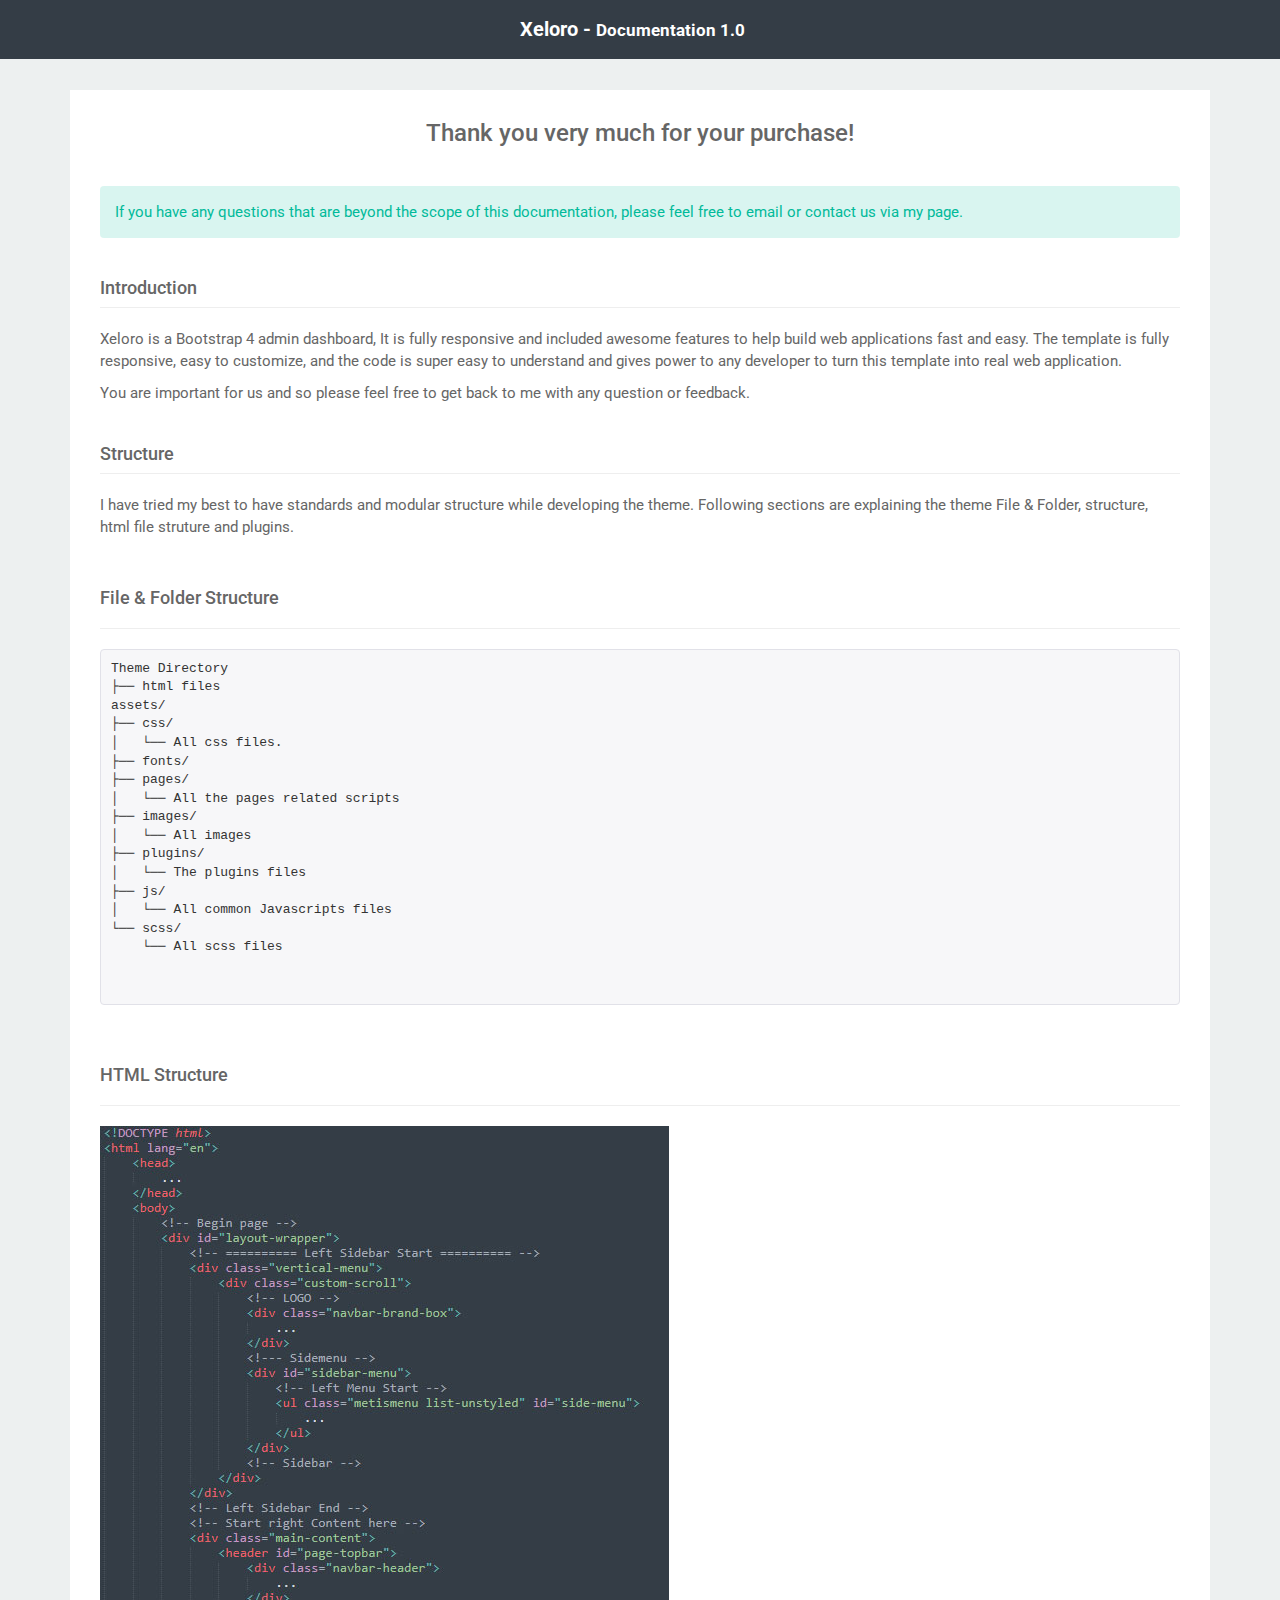
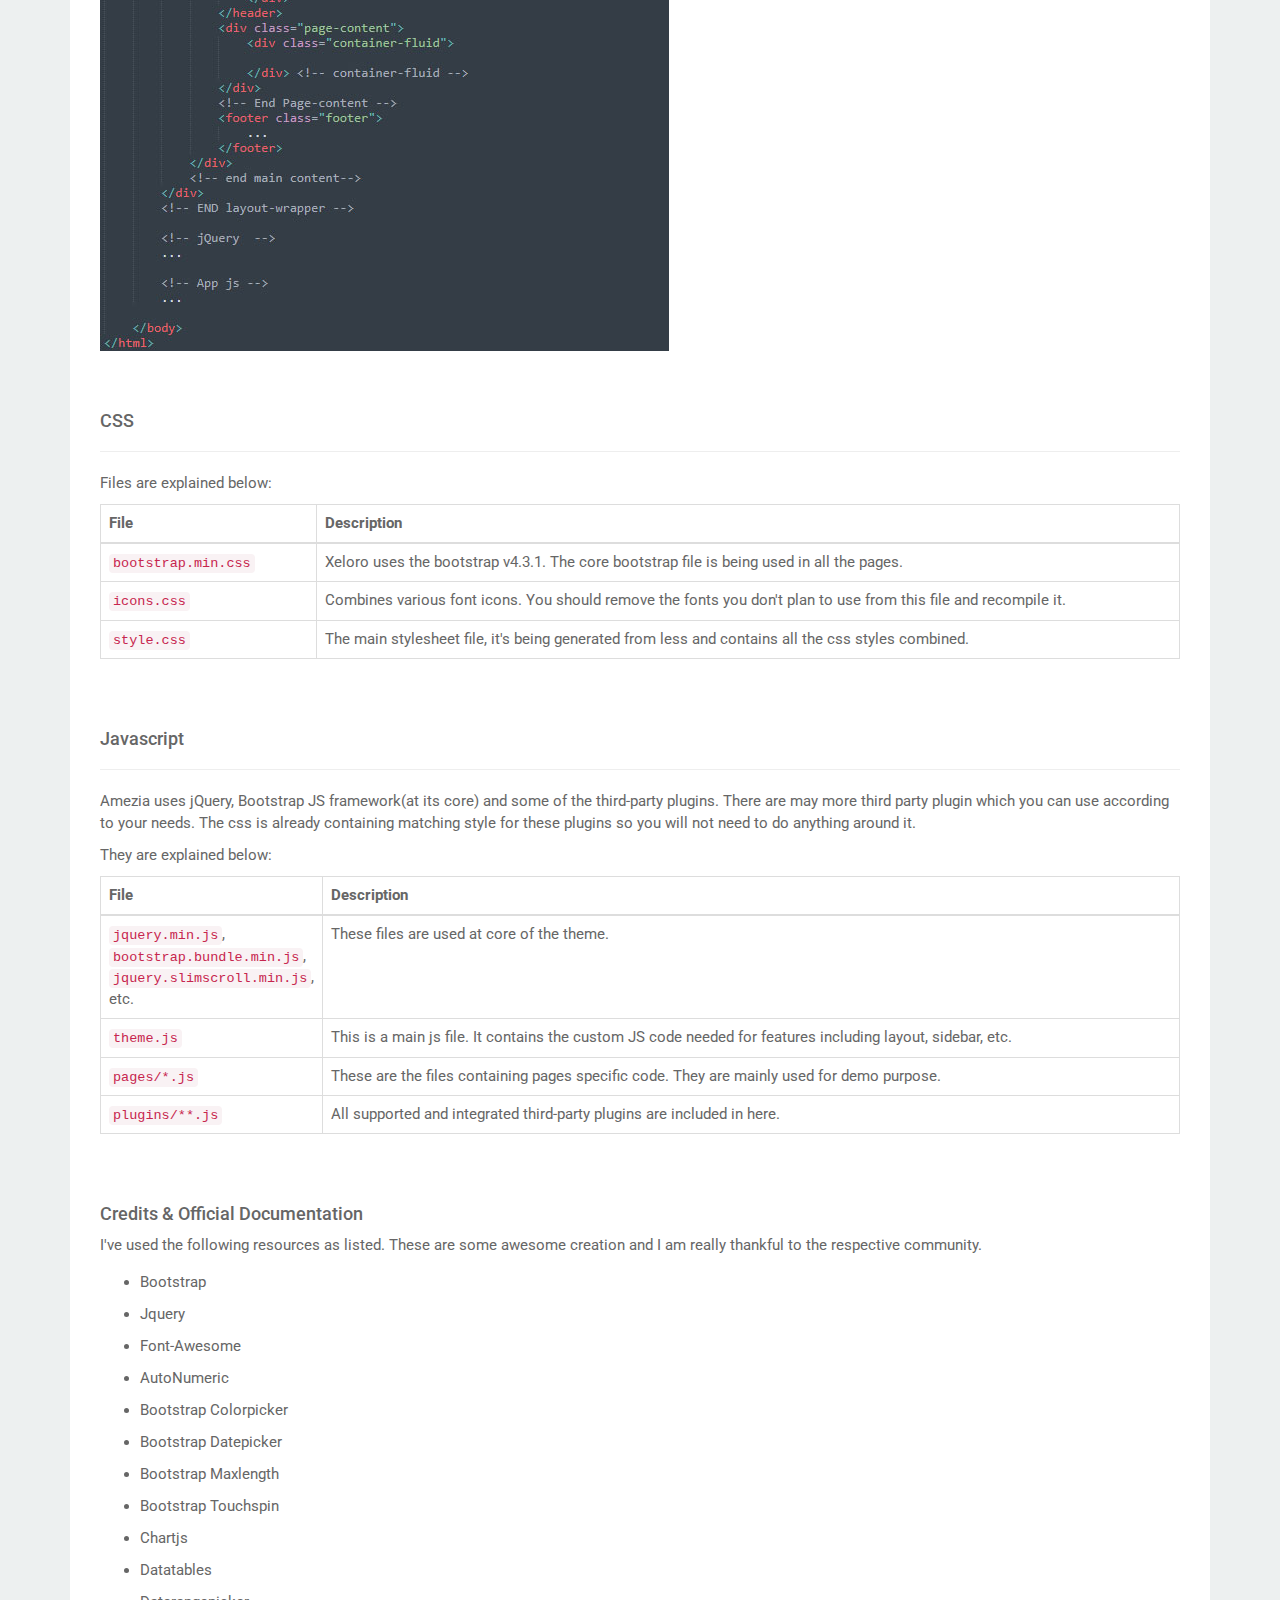
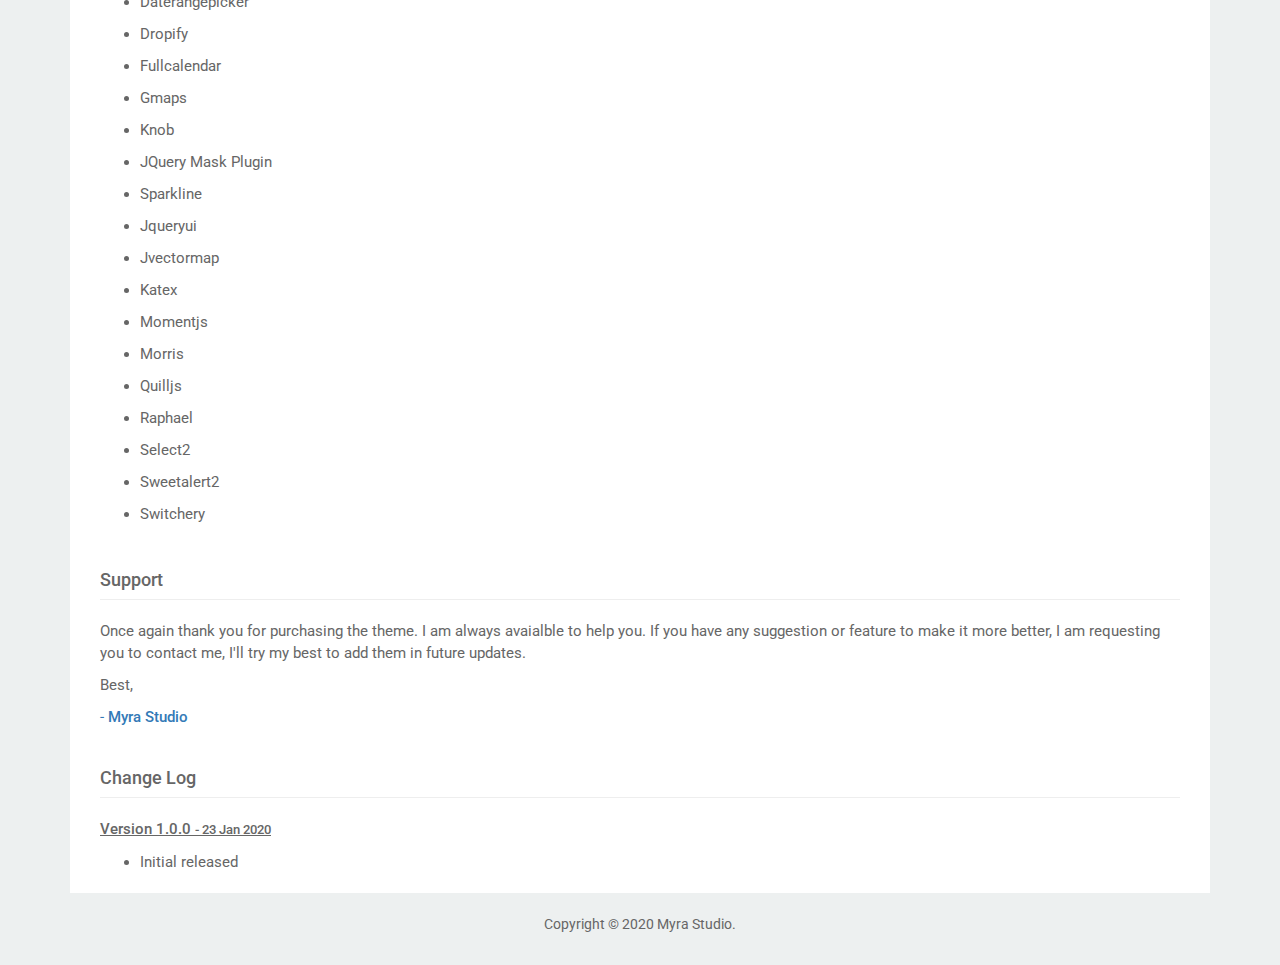
<file: plantilla/Documentation/index.html>
<!DOCTYPE html>
<html lang="en">

<head>
	<meta charset="utf-8" />
    <title> Xeloro - Admin & Dashboard Template</title>
    <meta name="viewport" content="width=device-width, initial-scale=1, shrink-to-fit=no">
    <meta content="Premium Multipurpose Admin & Dashboard Template" name="description" />
    <meta content="MyraStudio" name="author" />
    <meta http-equiv="X-UA-Compatible" content="IE=edge" />

    <link rel="shortcut icon" href="favicon.ico">

	<!-- Google-Fonts -->
	<link href="https://fonts.googleapis.com/css?family=Roboto:400,500,700" rel="stylesheet">

	<!-- Bootstrap Core CSS -->
	<link href="css/bootstrap.min.css" rel="stylesheet">

	<link rel="stylesheet" type="text/css" href="css/prettify.css" />

	<!-- Custom CSS -->
	<link href="css/styles.css" rel="stylesheet">

</head>

<body>

	<nav class="navbar navbar-default navbar-fixed-top">
  <div class="container">
    <!-- Brand and toggle get grouped for better mobile display -->
    <div class="navbar-header">
     
      <a class="navbar-brand" href="#">Xeloro - <small>Documentation 1.0</small></a>
    </div>

    <!-- Collect the nav links, forms, and other content for toggling -->
    <div class="collapse navbar-collapse" id="bs-example-navbar-collapse-1">
      
    </div><!-- /.navbar-collapse -->
  </div><!-- /.container-fluid -->
</nav>


	<div id="wrapper">

		<!-- Page Content -->
		<div id="page-content-wrapper">
			<div class="container">
				<div class="row">
					<div class="col-lg-12">
						<div class="right-bar">

							<div id="intro" class="com-container">

								<div id="structure" class="com-container">
									<h3 class="text-center">Thank you very much for your purchase!</h3>
									<div class="p-t-20">
											<div class="alert alert-success alert-dismissable">
												<p>If you have any questions that are beyond the scope of this documentation, please feel free to email or contact us via my page.</p>
											</div>
									</div>
								</div>

								<h4 class="page-header">Introduction</h4>

								<p>Xeloro is a Bootstrap 4 admin dashboard, It is fully responsive and included awesome features to help build web applications fast and easy. The template is fully responsive, easy to customize, and the code is super easy to understand and gives power to any developer to turn this template into real web application.
								</p>
								<p>
									You are important for us and so please feel free to get back to me with any question or feedback.
								</p>
								



									<div id="structure" class="com-container">
										<h4 class="page-header">Structure</h4>
										<p>I have tried my best to have standards and modular structure while developing the theme. Following sections are explaining the theme File &amp; Folder, structure, html file struture and plugins.</p>

										<div class="row p-t-20">
											<div class="col-sm-12">
												<h4>File &amp; Folder Structure</h4>
												<hr/>

												<pre class="prettyprint">
Theme Directory
├── html files
assets/
├── css/
│   └── All css files.
├── fonts/
├── pages/
│   └── All the pages related scripts
├── images/
│   └── All images
├── plugins/
│   └── The plugins files
├── js/
│   └── All common Javascripts files 
└── scss/
    └── All scss files


</pre>
										

											<div class="row">
												<div class="col-sm-12 p-t-30">
													<h4 class="title-main">HTML Structure</h4>
													<hr/>
													<p>
														<img src="html.jpg" alt="" class="img-responsive">
													</p>
												</div>
											</div>

											<div class="row">
												<div class="col-sm-12 p-t-30">
												<h4 class="title-main">CSS</h4>
												<hr/>
												
                                                <p>Files are explained below: </p>

                                                <table class="table table-bordered m-0">
													<thead>
														<tr>
															<th style="width: 20%;"><i class="ti-file"></i> File</th>
															<th>Description</th>
														</tr>
													</thead>
													<tbody>
														<tr>
															<td>
                                                                <code>bootstrap.min.css</code>
                                                            </td>
                                                            <td>
                                                                Xeloro uses the bootstrap v4.3.1. The core bootstrap file is being used in all the pages.
                                                            </td>
														</tr>

                                                         <tr>
															<td>
                                                                <code>icons.css</code>
                                                            </td>
                                                            <td>
                                                                Combines various font icons. You should remove the fonts you don't plan to use from this file and recompile it.
                                                            </td>
														</tr>
														<tr>
															<td>
                                                                <code>style.css</code>
                                                            </td>
                                                            <td>
                                                                The main stylesheet file, it's being generated from less and contains all the css styles combined.
                                                            </td>
														</tr>
                                                    </tbody>
                                                </table>

                                               
											</div>
											</div>
										</div>

										<div class="col-sm-12 p-t-30">
											<h4 class="title-main">Javascript</h4>
											<hr/>
											<p class="m-t-20">
                                                Amezia uses jQuery, Bootstrap JS framework(at its core) and some of the third-party plugins. There are may more third party plugin which you can use according to your needs. The css is already containing matching style for these plugins so you will not need to do anything around it.
                                            </p>

                                            <p>They are explained below: </p>

                                            <table class="table table-bordered m-0">
												<thead>
													<tr>
														<th style="width: 20%;"><i class="ti-file"></i> File</th>
														<th>Description</th>
													</tr>
												</thead>
												<tbody>
													<tr>
														<td>
                                                            <code>jquery.min.js</code>, <code>bootstrap.bundle.min.js</code>,
                                                            <code>jquery.slimscroll.min.js</code>, etc.
                                                            <!-- TODO -->
                                                        </td>
                                                        <td>
                                                            These files are used at core of the theme.
                                                        </td>
													</tr>
                                                    <tr>
														<td>
                                                            <code>theme.js</code>
                                                        </td>
                                                        <td>
                                                            This is a main js file. It contains the custom JS code needed for features including
                                                            layout, sidebar, etc.
                                                        </td>
													</tr>

                                                    <tr>
														<td>
                                                            <code>pages/*.js</code>
                                                        </td>
                                                        <td>
                                                            These are the files containing pages specific code. They are mainly used for demo purpose.
                                                        </td>
													</tr>

                                                    <tr>
														<td>
                                                            <code>plugins/**.js</code>
                                                        </td>
                                                        <td>
                                                            All supported and integrated third-party plugins are included in here.
                                                        </td>
													</tr>
                                                </tbody>
                                            </table>
										</div>
									</div>


										<div id="credits" class="com-container">
											<h4 class="title-main">Credits &amp; Official Documentation</h4>
											<p>I've used the following resources as listed. These are some awesome creation and I am really thankful to the respective community.</p>

											<ul class="credit-list">
								                <li><a href="http://getbootstrap.com/">Bootstrap</a></li>
								                <li><a href="https://jquery.com/">Jquery</a></li>
								                <li><a href="http://fortawesome.github.io/Font-Awesome/">Font-Awesome</a></li>
								                <li><a href="https://github.com/autoNumeric/autoNumeric">AutoNumeric</a></li>
								                <li><a href="https://farbelous.io/bootstrap-colorpicker/">Bootstrap Colorpicker</a></li>
								                <li><a href="https://github.com/uxsolutions/bootstrap-datepicker">Bootstrap Datepicker</a></li>
								                <li><a href="https://github.com/mimo84/bootstrap-maxlength">Bootstrap Maxlength</a></li>
								                <li><a href="http://www.virtuosoft.eu/code/bootstrap-touchspin/">Bootstrap Touchspin</a></li>
								                <li><a href="https://www.chartjs.org/">Chartjs</a></li>
								                <li><a href="https://datatables.net/">Datatables</a></li>
								                <li><a href="http://www.daterangepicker.com/">Daterangepicker</a></li>
								                <li><a href="http://jeremyfagis.github.io/dropify/">Dropify</a></li>
								                <li><a href="https://fullcalendar.io/">Fullcalendar</a></li>
								                <li><a href="https://github.com/hpneo/gmaps">Gmaps</a></li>
								                <li><a href="http://anthonyterrien.com/demo/knob/">Knob</a></li>
								                <li><a href="https://github.com/igorescobar/jQuery-Mask-Plugin">JQuery Mask Plugin</a></li>
								                <li><a href="https://omnipotent.net/jquery.sparkline/#s-about">Sparkline</a></li>
								                <li><a href="https://jqueryui.com/">Jqueryui</a></li>
								                <li><a href="http://jvectormap.com/">Jvectormap</a></li>
								                <li><a href="https://katex.org/">Katex</a></li>
								                <li><a href="https://momentjs.com/">Momentjs</a></li>
								                <li><a href="https://morrisjs.github.io/morris.js/">Morris</a></li>
								                <li><a href="https://quilljs.com/">Quilljs</a></li>
								                <li><a href="https://dmitrybaranovskiy.github.io/raphael/">Raphael</a></li>
								                <li><a href="https://select2.org/">Select2</a></li>
								                <li><a href="https://sweetalert2.github.io/">Sweetalert2</a></li>
								                <li><a href="https://abpetkov.github.io/switchery/">Switchery</a></li>
								            </ul>
										</div>

										<div id="support" class="com-container">
											<h4 class="page-header">Support</h4>
											<p class="m-t-20">
                                                Once again thank you for purchasing the theme. I am always avaialble to help you. If you have any suggestion or feature to make it more better, I am requesting you to contact me, I'll try my best to add them in future updates.
                                            </p>

                                                <p>
                                                    Best,
                                                </p>
                                                <p class="text-primary">
                                                    - <strong>Myra Studio</strong>
                                                </p>
										</div>

										<div id="changelog" class="com-container">
											<h4 class="page-header">Change Log</h4>

											
											<p style="text-decoration: underline; font-weight: 900;"><strong>Version 1.0.0 <small>- 23 Jan 2020</small></strong></p>
											
											<ul>
												<li>
													Initial released
												</li>
											</ul>
										</div>

									</div>
								</div>
							</div>
						</div>
					</div>
					<!-- /#page-content-wrapper -->

					<div class="text-center">
						<p class="copy">Copyright © 2020 Myra Studio.</p>
					</div>
				</div>
				<!-- /#wrapper -->

				<!-- jQuery -->
				<script src="js/jquery.js"></script>

				<!-- Bootstrap Core JavaScript -->
				<script src="js/bootstrap.min.js"></script>

				<script src="js/jquery.easing.min.js"></script>

				<script type="text/javascript" src="js/prettify.js"></script>

	</body>

</html>
</file>
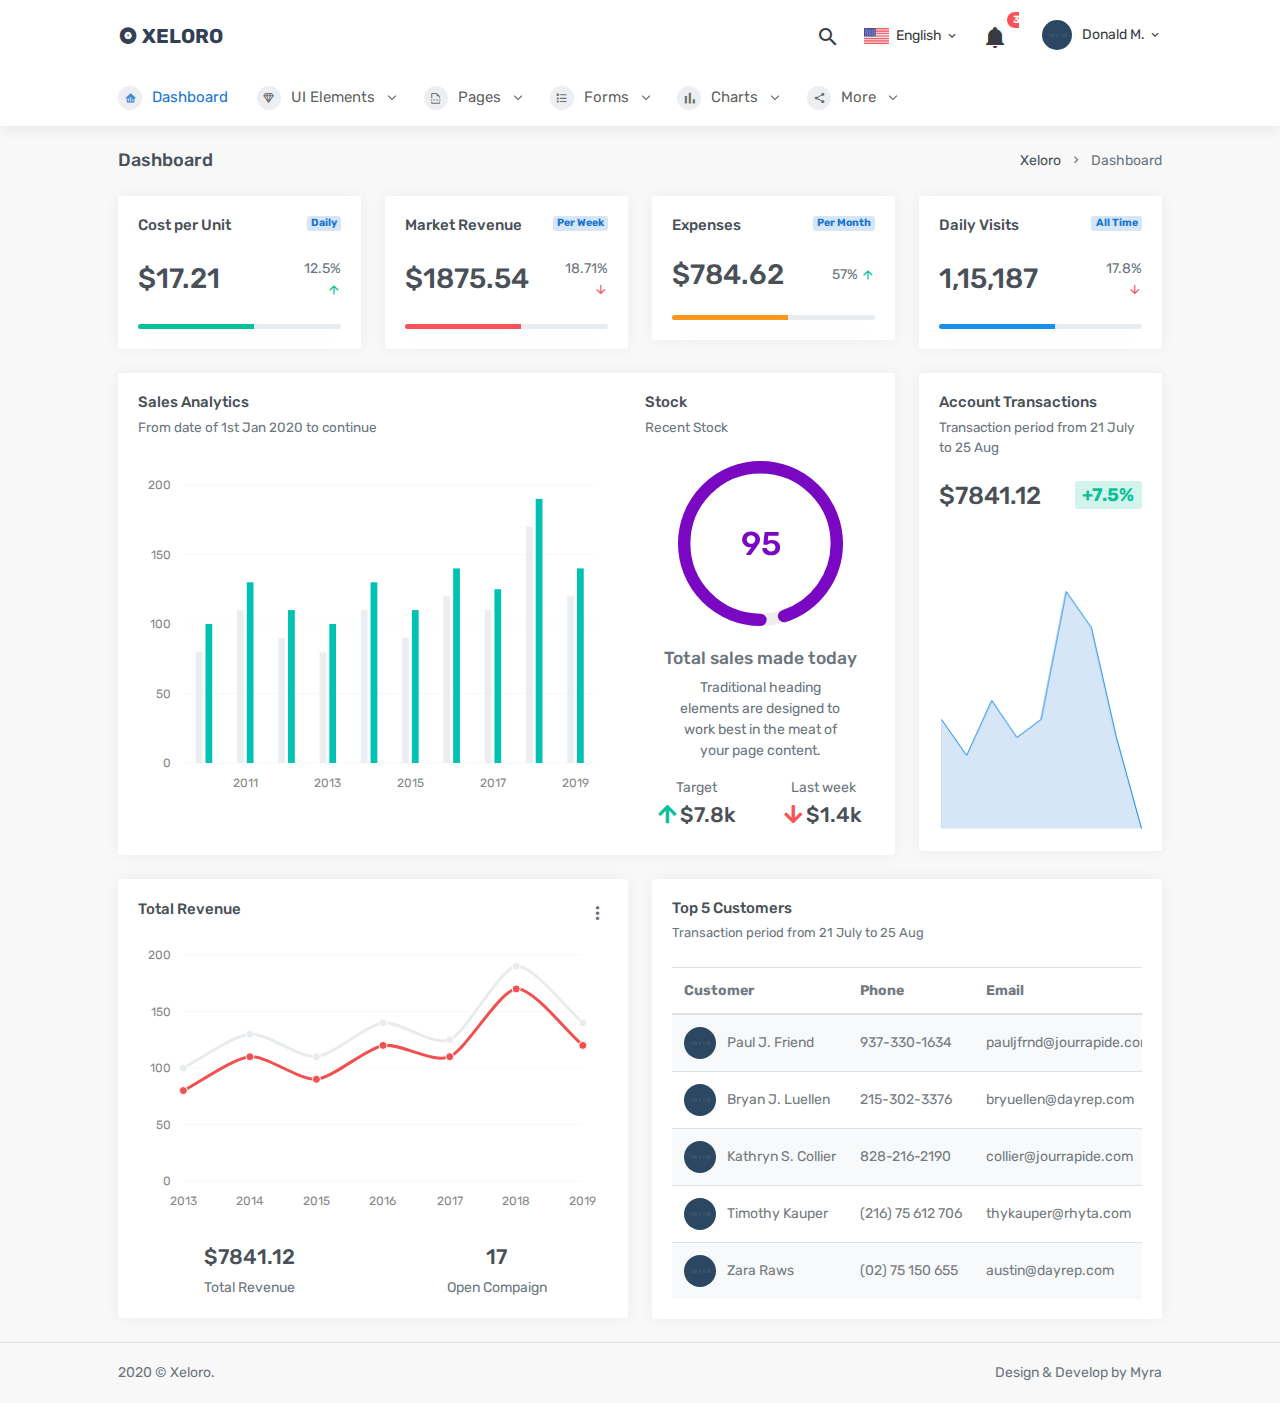
<file: plantilla/Admin/horizontal/index.html>
<!DOCTYPE html>
<html lang="en">

    <head>
        <meta charset="utf-8" />
        <title>Xeloro - Admin & Dashboard Template</title>
        <meta name="viewport" content="width=device-width, initial-scale=1, shrink-to-fit=no">
        <meta content="Premium Multipurpose Admin & Dashboard Template" name="description" />
        <meta content="MyraStudio" name="author" />
        <meta http-equiv="X-UA-Compatible" content="IE=edge" />

        <!-- App favicon -->
        <link rel="shortcut icon" href="assets/images/favicon.ico">

        <!-- App css -->
        <link href="assets/css/bootstrap.min.css" rel="stylesheet" type="text/css" />
        <link href="assets/css/icons.min.css" rel="stylesheet" type="text/css" />
        <link href="assets/css/theme.min.css" rel="stylesheet" type="text/css" />

    </head>

    <body>

        <!-- Begin page -->
        <div id="layout-wrapper">

            <div class="main-content">

                <header id="page-topbar">
                    <div class="navbar-header">
                        <!-- LOGO -->
                        <div class="navbar-brand-box d-flex align-items-left">
                            <a href="index.html" class="logo">
                                <i class="mdi mdi-album"></i>
                                <span>
                                    Xeloro
                                </span>
                            </a>

                            <button type="button" class="btn btn-sm mr-2 font-size-16 d-lg-none header-item waves-effect waves-light" data-toggle="collapse" data-target="#topnav-menu-content">
                                <i class="fa fa-fw fa-bars"></i>
                            </button>
                        </div>
        
                        <div class="d-flex align-items-center">
        
                            <div class="dropdown d-inline-block ml-2">
                                <button type="button" class="btn header-item noti-icon waves-effect waves-light" id="page-header-search-dropdown"
                                    data-toggle="dropdown" aria-haspopup="true" aria-expanded="false">
                                    <i class="mdi mdi-magnify"></i>
                                </button>
                                <div class="dropdown-menu dropdown-menu-lg dropdown-menu-right p-0"
                                    aria-labelledby="page-header-search-dropdown">
                                    
                                    <form class="p-3">
                                        <div class="form-group m-0">
                                            <div class="input-group">
                                                <input type="text" class="form-control" placeholder="Search ..." aria-label="Recipient's username">
                                                <div class="input-group-append">
                                                    <button class="btn btn-primary" type="submit"><i class="mdi mdi-magnify"></i></button>
                                                </div>
                                            </div>
                                        </div>
                                    </form>
                                </div>
                            </div>
        
                            <div class="dropdown d-inline-block">
                                <button type="button" class="btn header-item waves-effect waves-light"
                                    data-toggle="dropdown" aria-haspopup="true" aria-expanded="false">
                                    <img class="" src="assets/images/flags/us.jpg" alt="Header Language" height="16">
                                    <span class="d-none d-sm-inline-block ml-1">English</span>
                                    <i class="mdi mdi-chevron-down d-none d-sm-inline-block"></i>
                                </button>
                                <div class="dropdown-menu dropdown-menu-right">
                                    
                                    <!-- item-->
                                    <a href="javascript:void(0);" class="dropdown-item notify-item">
                                        <img src="assets/images/flags/spain.jpg" alt="user-image" class="mr-1" height="12"> <span class="align-middle">Spanish</span>
                                    </a>
        
                                    <!-- item-->
                                    <a href="javascript:void(0);" class="dropdown-item notify-item">
                                        <img src="assets/images/flags/germany.jpg" alt="user-image" class="mr-1" height="12"> <span class="align-middle">German</span>
                                    </a>
        
                                    <!-- item-->
                                    <a href="javascript:void(0);" class="dropdown-item notify-item">
                                        <img src="assets/images/flags/italy.jpg" alt="user-image" class="mr-1" height="12"> <span class="align-middle">Italian</span>
                                    </a>
        
                                    <!-- item-->
                                    <a href="javascript:void(0);" class="dropdown-item notify-item">
                                        <img src="assets/images/flags/russia.jpg" alt="user-image" class="mr-1" height="12"> <span class="align-middle">Russian</span>
                                    </a>
                                </div>
                            </div>
        
                            <div class="dropdown d-inline-block">
                                <button type="button" class="btn header-item noti-icon waves-effect waves-light" id="page-header-notifications-dropdown"
                                    data-toggle="dropdown" aria-haspopup="true" aria-expanded="false">
                                    <i class="mdi mdi-bell"></i>
                                    <span class="badge badge-danger badge-pill">3</span>
                                </button>
                                <div class="dropdown-menu dropdown-menu-lg dropdown-menu-right p-0"
                                    aria-labelledby="page-header-notifications-dropdown">
                                    <div class="p-3">
                                        <div class="row align-items-center">
                                            <div class="col">
                                                <h6 class="m-0"> Notifications </h6>
                                            </div>
                                            <div class="col-auto">
                                                <a href="#!" class="small"> View All</a>
                                            </div>
                                        </div>
                                    </div>
                                    <div data-simplebar style="max-height: 230px;">
                                        <a href="" class="text-reset notification-item">
                                            <div class="media">
                                                <img src="assets/images/users/avatar-2.jpg"
                                                    class="mr-3 rounded-circle avatar-xs" alt="user-pic">
                                                <div class="media-body">
                                                    <h6 class="mt-0 mb-1">Samuel Coverdale</h6>
                                                    <p class="font-size-12 mb-1">You have new follower on Instagram</p>
                                                    <p class="font-size-12 mb-0 text-muted"><i class="mdi mdi-clock-outline"></i> 2 min ago</p>
                                                </div>
                                            </div>
                                        </a>
                                        <a href="" class="text-reset notification-item">
                                            <div class="media">
                                                <div class="avatar-xs mr-3">
                                                    <span class="avatar-title bg-success rounded-circle">
                                                        <i class="mdi mdi-cloud-download-outline"></i>
                                                    </span>
                                                </div>
                                                <div class="media-body">
                                                    <h6 class="mt-0 mb-1">Download Available !</h6>
                                                    <p class="font-size-12 mb-1">Latest version of admin is now available. Please download here.</p>
                                                    <p class="font-size-12 mb-0 text-muted"><i class="mdi mdi-clock-outline"></i> 4 hours ago</p>
                                                </div>
                                            </div>
                                        </a>
                                        <a href="" class="text-reset notification-item">
                                            <div class="media">
                                                <img src="assets/images/users/avatar-3.jpg"
                                                    class="mr-3 rounded-circle avatar-xs" alt="user-pic">
                                                <div class="media-body">
                                                    <h6 class="mt-0 mb-1">Victoria Mendis</h6>
                                                    <p class="font-size-12 mb-1">Just upgraded to premium account.</p>
                                                    <p class="font-size-12 mb-0 text-muted"><i class="mdi mdi-clock-outline"></i> 1 day ago</p>
                                                </div>
                                            </div>
                                        </a>
                                    </div>
                                    <div class="p-2 border-top">
                                        <a class="btn btn-sm btn-light btn-block text-center" href="javascript:void(0)">
                                            <i class="mdi mdi-arrow-down-circle mr-1"></i> Load More..
                                        </a>
                                    </div>
                                </div>
                            </div>
        
                            <div class="dropdown d-inline-block ml-2">
                                <button type="button" class="btn header-item waves-effect waves-light"
                                    data-toggle="dropdown" aria-haspopup="true" aria-expanded="false">
                                    <img class="rounded-circle header-profile-user" src="assets/images/users/avatar-3.jpg"
                                        alt="Header Avatar">
                                    <span class="d-none d-sm-inline-block ml-1">Donald M.</span>
                                    <i class="mdi mdi-chevron-down d-none d-sm-inline-block"></i>
                                </button>
                                <div class="dropdown-menu dropdown-menu-right">
                                    <a class="dropdown-item d-flex align-items-center justify-content-between" href="javascript:void(0)">
                                        <span>Inbox</span>
                                        <span>
                                            <span class="badge badge-pill badge-info">3</span>
                                        </span>
                                    </a>
                                    <a class="dropdown-item d-flex align-items-center justify-content-between" href="javascript:void(0)">
                                        <span>Profile</span>
                                        <span>
                                            <span class="badge badge-pill badge-warning">1</span>
                                        </span>
                                    </a>
                                    <a class="dropdown-item d-flex align-items-center justify-content-between" href="javascript:void(0)">
                                        Settings
                                    </a>
                                    <a class="dropdown-item d-flex align-items-center justify-content-between" href="javascript:void(0)">
                                        <span>Lock Account</span>
                                    </a>
                                    <a class="dropdown-item d-flex align-items-center justify-content-between" href="javascript:void(0)">
                                        <span>Log Out</span>
                                    </a>
                                </div>
                            </div>
                            
                        </div>
                    </div>
                </header>

                <div class="topnav">
                    <div class="container-fluid">
                        <nav class="navbar navbar-light navbar-expand-lg topnav-menu">
                            
                            <div class="collapse navbar-collapse" id="topnav-menu-content">
                                <ul class="navbar-nav">
                                    <li class="nav-item">
                                        <a class="nav-link" href="index.html">
                                            <i class="mdi mdi-home-analytics"></i>Dashboard
                                        </a>
                                    </li>
                                
                                    <li class="nav-item dropdown">
                                        <a class="nav-link dropdown-toggle arrow-none" href="#" id="topnav-components" role="button" data-toggle="dropdown" aria-haspopup="true" aria-expanded="false">
                                            <i class="mdi mdi-diamond-stone"></i>UI Elements <div class="arrow-down"></div>
                                        </a>
                                        <div class="dropdown-menu" aria-labelledby="topnav-components">
                                            <a href="ui-buttons.html" class="dropdown-item">Buttons</a>
                                            <a href="ui-cards.html" class="dropdown-item">Cards</a>
                                            <a href="ui-carousel.html" class="dropdown-item">Carousel</a>
                                            <a href="ui-embeds.html" class="dropdown-item">Embeds</a>
                                            <a href="ui-general.html" class="dropdown-item">General</a>
                                            <a href="ui-grid.html" class="dropdown-item">Grid</a>
                                            <a href="ui-media-objects.html" class="dropdown-item">Media Objects</a>
                                            <a href="ui-modals.html" class="dropdown-item">Modals</a>
                                            <a href="ui-progressbars.html" class="dropdown-item">Progress Bars</a>
                                            <a href="ui-tabs.html" class="dropdown-item">Tabs</a>
                                            <a href="ui-typography.html" class="dropdown-item">Typography</a>
                                            <a href="ui-toasts.html" class="dropdown-item">Toasts</a>
                                            <a href="ui-tooltips-popovers.html" class="dropdown-item">Tooltips & Popovers</a>
                                            <a href="ui-scrollspy.html" class="dropdown-item">Scrollspy</a>
                                            <a href="ui-spinners.html" class="dropdown-item">Spinners</a>
                                            <a href="ui-sweetalerts.html" class="dropdown-item">Sweet Alerts</a>
                                        </div>
                                    </li>

                                    <li class="nav-item dropdown">
                                        <a class="nav-link dropdown-toggle arrow-none" href="#" id="topnav-pages" role="button" data-toggle="dropdown" aria-haspopup="true" aria-expanded="false">
                                            <i class="mdi mdi-format-page-break"></i>Pages <div class="arrow-down"></div>
                                        </a>
                                        <div class="dropdown-menu" aria-labelledby="topnav-pages">
                                            <div class="dropdown">
                                                <a class="dropdown-item dropdown-toggle arrow-none" href="#" id="topnav-auth" role="button" data-toggle="dropdown" aria-haspopup="true" aria-expanded="false">
                                                    Auth Pages <div class="arrow-down"></div>
                                                </a>
                                                <div class="dropdown-menu" aria-labelledby="topnav-auth">
                                                    <a href="auth-login.html" class="dropdown-item">Login</a>
                                                    <a href="auth-register.html" class="dropdown-item">Register</a>
                                                    <a href="auth-recoverpw.html" class="dropdown-item">Recover Password</a>
                                                    <a href="auth-lock-screen.html" class="dropdown-item">Lock Screen</a>
                                                    <a href="auth-404.html" class="dropdown-item">Error 404</a>
                                                    <a href="auth-500.html" class="dropdown-item">Error 500</a>
                                                </div>
                                            </div>
                                            <a href="pages-invoice.html" class="dropdown-item">Invoice</a>
                                            <a href="pages-starter.html" class="dropdown-item">Starter Page</a>
                                            <a href="pages-maintenance.html" class="dropdown-item">Maintenance</a>
                                            <a href="pages-faqs.html" class="dropdown-item">FAQs</a>
                                            <a href="pages-pricing.html" class="dropdown-item">Pricing</a>
                                        </div>
                                    </li>

                                   

                                    <li class="nav-item dropdown">
                                        <a class="nav-link dropdown-toggle arrow-none" href="#" id="topnav-forms" role="button" data-toggle="dropdown" aria-haspopup="true" aria-expanded="false">
                                            <i class="mdi mdi-format-list-bulleted-type"></i>Forms <div class="arrow-down"></div>
                                        </a>
                                        <div class="dropdown-menu" aria-labelledby="topnav-forms">
                                            <a href="forms-elements.html" class="dropdown-item">Elements</a>
                                            <a href="forms-plugins.html" class="dropdown-item">Plugins</a>
                                            <a href="forms-validation.html" class="dropdown-item">Validation</a>
                                            <a href="forms-mask.html" class="dropdown-item">Masks</a>
                                            <a href="forms-quilljs.html" class="dropdown-item">Quilljs</a>
                                            <a href="forms-uploads.html" class="dropdown-item">File Uploads</a>
                                        </div>
                                    </li>

                                    <li class="nav-item dropdown">
                                        <a class="nav-link dropdown-toggle arrow-none" href="#" id="topnav-charts" role="button" data-toggle="dropdown" aria-haspopup="true" aria-expanded="false">
                                            <i class="mdi mdi-poll"></i>Charts <div class="arrow-down"></div>
                                        </a>
                                        <div class="dropdown-menu" aria-labelledby="topnav-charts">
                                            <a href="charts-morris.html" class="dropdown-item">Morris</a>
                                            <a href="charts-google.html" class="dropdown-item">Google</a>
                                            <a href="charts-chartjs.html" class="dropdown-item">Chartjs</a>
                                            <a href="charts-sparkline.html" class="dropdown-item">Sparkline</a>
                                            <a href="charts-knob.html" class="dropdown-item">Jquery Knob</a>
                                        </div>
                                    </li>

                                    <li class="nav-item dropdown">
                                        <a class="nav-link dropdown-toggle arrow-none" href="#" id="topnav-more" role="button" data-toggle="dropdown" aria-haspopup="true" aria-expanded="false">
                                            <i class="mdi mdi-share-variant"></i>More <div class="arrow-down"></div>
                                        </a>
                                        <div class="dropdown-menu" aria-labelledby="topnav-more">
                                            <a href="calendar.html" class="dropdown-item">Calendar</a>
                                            <div class="dropdown">
                                                <a class="dropdown-item dropdown-toggle arrow-none" href="#" id="topnav-tables" role="button" data-toggle="dropdown" aria-haspopup="true" aria-expanded="false">
                                                    Tables <div class="arrow-down"></div>
                                                </a>
                                                <div class="dropdown-menu" aria-labelledby="topnav-tables">
                                                    <a href="tables-basic.html" class="dropdown-item">Basic Tables</a>
                                                    <a href="tables-datatables.html" class="dropdown-item">Data Tables</a>
                                                </div>
                                            </div>
                                            <div class="dropdown">
                                                <a class="dropdown-item dropdown-toggle arrow-none" href="#" id="topnav-icons" role="button" data-toggle="dropdown" aria-haspopup="true" aria-expanded="false">
                                                    Icons <div class="arrow-down"></div>
                                                </a>
                                                <div class="dropdown-menu" aria-labelledby="topnav-icons">
                                                    <a href="icons-feather.html" class="dropdown-item">Feather Icons</a>
                                                    <a href="icons-materialdesign.html" class="dropdown-item">Material Design</a>
                                                    <a href="icons-dripicons.html" class="dropdown-item">Dripicons</a>
                                                    <a href="icons-fontawesome.html" class="dropdown-item">Font awesome</a>
                                                </div>
                                            </div>
                                            <div class="dropdown">
                                                <a class="dropdown-item dropdown-toggle arrow-none" href="#" id="topnav-maps" role="button" data-toggle="dropdown" aria-haspopup="true" aria-expanded="false">
                                                    Maps <div class="arrow-down"></div>
                                                </a>
                                                <div class="dropdown-menu" aria-labelledby="topnav-maps">
                                                    <a href="maps-google.html" class="dropdown-item">Google Maps</a>
                                                    <a href="maps-vector.html" class="dropdown-item">Vector Maps</a>
                                                </div>
                                            </div>
                                        </div>
                                    </li>

                                </ul>
                            </div>
                        </nav>
                    </div>
                </div>                

                <div class="page-content">
                    <div class="container-fluid">
                        <!-- start page title -->
                        <div class="row">
                            <div class="col-12">
                                <div class="page-title-box d-flex align-items-center justify-content-between">
                                    <h4 class="mb-0 font-size-18">Dashboard</h4>
    
                                    <div class="page-title-right">
                                        <ol class="breadcrumb m-0">
                                            <li class="breadcrumb-item"><a href="javascript: void(0);">Xeloro</a></li>
                                            <li class="breadcrumb-item active">Dashboard</li>
                                        </ol>
                                    </div>
                                    
                                </div>
                            </div>
                        </div>     
                        <!-- end page title -->
    
                        <div class="row">
                            <div class="col-md-6 col-xl-3">
                                <div class="card">
                                    <div class="card-body">
                                        <div class="mb-4">
                                            <span class="badge badge-soft-primary float-right">Daily</span>
                                            <h5 class="card-title mb-0">Cost per Unit</h5>
                                        </div>
                                        <div class="row d-flex align-items-center mb-4">
                                            <div class="col-8">
                                                <h2 class="d-flex align-items-center mb-0">
                                                    $17.21
                                                </h2>
                                            </div>
                                            <div class="col-4 text-right">
                                                <span class="text-muted">12.5% <i
                                                        class="mdi mdi-arrow-up text-success"></i></span>
                                            </div>
                                        </div>

                                        <div class="progress shadow-sm" style="height: 5px;">
                                            <div class="progress-bar bg-success" role="progressbar" style="width: 57%;">
                                            </div>
                                        </div>
                                    </div>
                                    <!--end card body-->
                                </div><!-- end card-->
                            </div> <!-- end col-->

                            <div class="col-md-6 col-xl-3">
                                <div class="card">
                                    <div class="card-body">
                                        <div class="mb-4">
                                            <span class="badge badge-soft-primary float-right">Per Week</span>
                                            <h5 class="card-title mb-0">Market Revenue</h5>
                                        </div>
                                        <div class="row d-flex align-items-center mb-4">
                                            <div class="col-8">
                                                <h2 class="d-flex align-items-center mb-0">
                                                    $1875.54
                                                </h2>
                                            </div>
                                            <div class="col-4 text-right">
                                                <span class="text-muted">18.71% <i
                                                        class="mdi mdi-arrow-down text-danger"></i></span>
                                            </div>
                                        </div>

                                        <div class="progress shadow-sm" style="height: 5px;">
                                            <div class="progress-bar bg-danger" role="progressbar" style="width: 57%;">
                                            </div>
                                        </div>
                                    </div>
                                    <!--end card body-->
                                </div><!-- end card-->
                            </div> <!-- end col-->

                            <div class="col-md-6 col-xl-3">
                                <div class="card">
                                    <div class="card-body">
                                        <div class="mb-4">
                                            <span class="badge badge-soft-primary float-right">Per Month</span>
                                            <h5 class="card-title mb-0">Expenses</h5>
                                        </div>
                                        <div class="row d-flex align-items-center mb-4">
                                            <div class="col-8">
                                                <h2 class="d-flex align-items-center mb-0">
                                                    $784.62
                                                </h2>
                                            </div>
                                            <div class="col-4 text-right">
                                                <span class="text-muted">57% <i
                                                        class="mdi mdi-arrow-up text-success"></i></span>
                                            </div>
                                        </div>

                                        <div class="progress shadow-sm" style="height: 5px;">
                                            <div class="progress-bar bg-warning" role="progressbar" style="width: 57%;">
                                            </div>
                                        </div>
                                    </div>
                                    <!--end card body-->
                                </div>
                                <!--end card-->
                            </div> <!-- end col-->

                            <div class="col-md-6 col-xl-3">
                                <div class="card">
                                    <div class="card-body">
                                        <div class="mb-4">
                                            <span class="badge badge-soft-primary float-right">All Time</span>
                                            <h5 class="card-title mb-0">Daily Visits</h5>
                                        </div>
                                        <div class="row d-flex align-items-center mb-4">
                                            <div class="col-8">
                                                <h2 class="d-flex align-items-center mb-0">
                                                    1,15,187
                                                </h2>
                                            </div>
                                            <div class="col-4 text-right">
                                                <span class="text-muted">17.8% <i
                                                        class="mdi mdi-arrow-down text-danger"></i></span>
                                            </div>
                                        </div>

                                        <div class="progress shadow-sm" style="height: 5px;">
                                            <div class="progress-bar bg-info" role="progressbar" style="width: 57%;"></div>
                                        </div>
                                    </div>
                                    <!--end card body-->
                                </div><!-- end card-->
                            </div> <!-- end col-->
                        </div>
                        <!-- end row-->


                        <div class="row">
                            <div class="col-lg-9">

                                <div class="card">
                                    <div class="card-body">

                                        <div class="row">
                                            <div class="col-lg-8">
                                                <h4 class="card-title">Sales Analytics</h4>
                                                <p class="card-subtitle mb-4">From date of 1st Jan 2020 to continue</p>
                                                <div id="morris-bar-example" class="morris-chart"></div>
                                            </div>

                                            <div class="col-lg-4">

                                                <h4 class="card-title">Stock</h4>
                                                <p class="card-subtitle mb-4">Recent Stock</p>

                                                <div class="text-center">
                                                    <input data-plugin="knob" data-width="165" data-height="165"
                                                        data-linecap=round data-fgColor="#7a08c2" value="95"
                                                        data-skin="tron" data-angleOffset="180" data-readOnly=true
                                                        data-thickness=".15" />
                                                    <h5 class="text-muted mt-3">Total sales made today</h5>


                                                    <p class="text-muted w-75 mx-auto sp-line-2">Traditional heading
                                                        elements are
                                                        designed to work best in the meat of your page content.</p>

                                                    <div class="row mt-3">
                                                        <div class="col-6">
                                                            <p class="text-muted font-15 mb-1 text-truncate">Target</p>
                                                            <h4><i class="fas fa-arrow-up text-success mr-1"></i>$7.8k</h4>

                                                        </div>
                                                        <div class="col-6">
                                                            <p class="text-muted font-15 mb-1 text-truncate">Last week</p>
                                                            <h4><i class="fas fa-arrow-down text-danger mr-1"></i>$1.4k</h4>
                                                        </div>

                                                    </div>
                                                </div>

                                            </div>
                                        </div>
                                    </div>
                                    <!--end card body-->
                                </div> <!-- end card-->
                            </div> <!-- end col -->

                            <div class="col-lg-3">

                                <div class="card">
                                    <div class="card-body">
                                        <div class="row align-items-center">
                                            <div class="col">
                                                <h4 class="card-title">Account Transactions</h4>
                                                <p class="card-subtitle mb-4">Transaction period from 21 July to
                                                    25 Aug</p>
                                                <h3>$7841.12 <span class="badge badge-soft-success float-right">+7.5%</span></h3>
                                            </div>
                                        </div> <!-- end row -->

                                        <div id="sparkline1" class="mt-3"></div>
                                    </div>
                                    <!--end card body-->
                                </div>
                                <!--end card-->

                            </div><!-- end col -->

                        </div>
                        <!--end row-->


                        <div class="row">
                            <div class="col-lg-6">
                                <div class="card">
                                    <div class="card-body">
                                        <div class="dropdown float-right position-relative">
                                            <a href="#" class="dropdown-toggle h4 text-muted" data-toggle="dropdown"
                                                aria-expanded="false">
                                                <i class="mdi mdi-dots-vertical"></i>
                                            </a>
                                            <ul class="dropdown-menu dropdown-menu-right">
                                                <li><a href="#" class="dropdown-item">Action</a></li>
                                                <li><a href="#" class="dropdown-item">Another action</a></li>
                                                <li><a href="#" class="dropdown-item">Something else here</a></li>
                                                <li class="dropdown-divider"></li>
                                                <li><a href="#" class="dropdown-item">Separated link</a></li>
                                            </ul>
                                        </div>
                                        <h4 class="card-title d-inline-block">Total Revenue</h4>

                                        <div id="morris-line-example" class="morris-chart" style="height: 290px;"></div>

                                        <div class="row text-center mt-4">
                                            <div class="col-6">
                                                <h4>$7841.12</h4>
                                                <p class="text-muted mb-0">Total Revenue</p>
                                            </div>
                                            <div class="col-6">
                                                <h4>17</h4>
                                                <p class="text-muted mb-0">Open Compaign</p>
                                            </div>
                                        </div>

                                    </div>
                                    <!--end card body-->

                                </div>
                                <!--end card-->
                            </div>
                            <!--end col-->
                            <div class="col-lg-6">
                                <div class="card">
                                    <div class="card-body">

                                        <h4 class="card-title">Top 5 Customers</h4>
                                        <p class="card-subtitle mb-4 font-size-13">Transaction period from 21 July to 25 Aug
                                        </p>

                                        <div class="table-responsive">
                                            <table class="table table-centered table-striped table-nowrap mb-0">
                                                <thead>
                                                    <tr>
                                                        <th>Customer</th>
                                                        <th>Phone</th>
                                                        <th>Email</th>
                                                        <th>Location</th>
                                                        <th>Create Date</th>
                                                    </tr>
                                                </thead>
                                                <tbody>
                                                    <tr>
                                                        <td class="table-user">
                                                            <img src="assets/images/users/avatar-4.jpg" alt="table-user" class="mr-2 avatar-xs rounded-circle">
                                                            <a href="javascript:void(0);" class="text-body font-weight-semibold">Paul J. Friend</a>
                                                        </td>
                                                        <td>
                                                            937-330-1634
                                                        </td>
                                                        <td>
                                                            pauljfrnd@jourrapide.com
                                                        </td>
                                                        <td>
                                                            New York
                                                        </td>
                                                        <td>
                                                            07/07/2018
                                                        </td>
                                                    </tr>
                                                    
                                                    <tr>
                                                        <td class="table-user">
                                                            <img src="assets/images/users/avatar-3.jpg" alt="table-user" class="mr-2 avatar-xs rounded-circle">
                                                            <a href="javascript:void(0);" class="text-body font-weight-semibold">Bryan J. Luellen</a>
                                                        </td>
                                                        <td>
                                                            215-302-3376
                                                        </td>
                                                        <td>
                                                            bryuellen@dayrep.com
                                                        </td>
                                                        <td>
                                                            New York
                                                        </td>
                                                        <td>
                                                            09/12/2018
                                                        </td>
                                                    </tr>
                                                    <tr>
                                                        <td class="table-user">
                                                            <img src="assets/images/users/avatar-8.jpg" alt="table-user" class="mr-2 avatar-xs rounded-circle">
                                                            <a href="javascript:void(0);" class="text-body font-weight-semibold">Kathryn S. Collier</a>
                                                        </td>
                                                        <td>
                                                            828-216-2190
                                                        </td>
                                                        <td>
                                                            collier@jourrapide.com
                                                        </td>
                                                        <td>
                                                            Canada
                                                        </td>
                                                        <td>
                                                            06/30/2018
                                                        </td>
                                                    </tr>
                                                    <tr>
                                                        <td class="table-user">
                                                            <img src="assets/images/users/avatar-1.jpg" alt="table-user" class="mr-2 avatar-xs rounded-circle">
                                                            <a href="javascript:void(0);" class="text-body font-weight-semibold">Timothy Kauper</a>
                                                        </td>
                                                        <td>
                                                            (216) 75 612 706
                                                        </td>
                                                        <td>
                                                            thykauper@rhyta.com
                                                        </td>
                                                        <td>
                                                            Denmark
                                                        </td>
                                                        <td>
                                                            09/08/2018
                                                        </td>
                                                    </tr>
                                                    <tr>
                                                        <td class="table-user">
                                                            <img src="assets/images/users/avatar-5.jpg" alt="table-user" class="mr-2 avatar-xs rounded-circle">
                                                            <a href="javascript:void(0);" class="text-body font-weight-semibold">Zara Raws</a>
                                                        </td>
                                                        <td>
                                                            (02) 75 150 655
                                                        </td>
                                                        <td>
                                                            austin@dayrep.com
                                                        </td>
                                                        <td>
                                                            Germany
                                                        </td>
                                                        <td>
                                                            07/15/2018
                                                        </td>
                                                    </tr>
                                                    
                                                </tbody>
                                            </table>
                                        </div>

                                    </div>
                                    <!--end card body-->

                                </div>
                                <!--end card-->
                            </div>
                            <!--end col-->

                        </div>
                        <!--end row-->

                        
                    </div> <!-- container-fluid -->
                </div>
                <!-- End Page-content -->

                <footer class="footer">
                    <div class="container-fluid">
                        <div class="row">
                            <div class="col-md-6">
                                <div class="text-center text-lg-left">
                                    2020 © Xeloro.
                                </div>
                            </div>
                            <div class="col-md-6">
                                <div class="text-right d-none d-lg-block">
                                    Design & Develop by Myra
                                </div>
                            </div>
                        </div>
                    </div>
                </footer>

            </div>
            <!-- end main content-->

        </div>
        <!-- END layout-wrapper -->


        <!-- jQuery  -->
        <script src="assets/js/jquery.min.js"></script>
        <script src="assets/js/bootstrap.bundle.min.js"></script>
        <script src="assets/js/waves.js"></script>
        <script src="assets/js/simplebar.min.js"></script>

        <!-- Sparkline Js-->
        <script src="../plugins/jquery-sparkline/jquery.sparkline.min.js"></script>

        <!-- Chart Js-->
        <script src="../plugins/jquery-knob/jquery.knob.min.js"></script>

        <!-- Chart Custom Js-->
         <script src="assets/pages/knob-chart-demo.js"></script>

        <!-- Morris Js-->
        <script src="../plugins/morris-js/morris.min.js"></script>

        <!-- Raphael Js-->
        <script src="../plugins/raphael/raphael.min.js"></script>

        <!-- Custom Js -->
        <script src="assets/pages/dashboard-demo.js"></script>

        <!-- App js -->
        <script src="assets/js/theme.js"></script>

    </body>

</html>
</file>
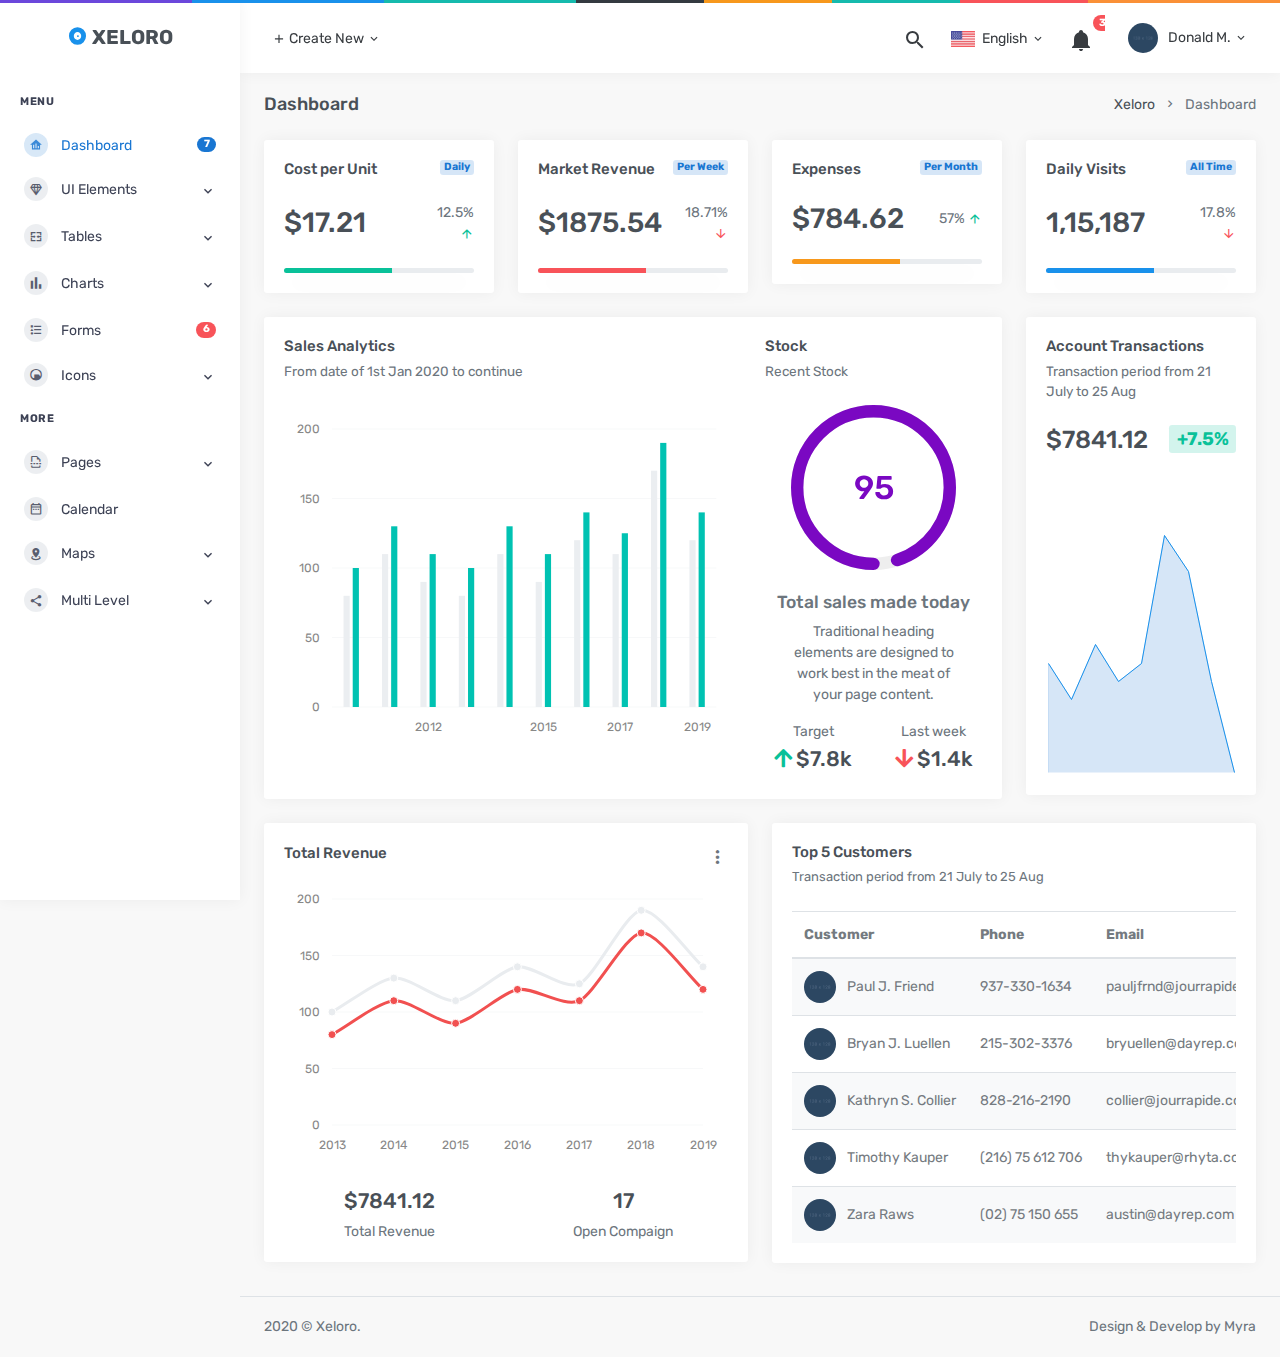
<file: plantilla/Admin/vertical/index.html>
<!DOCTYPE html>
<html lang="en">

    <head>
        <meta charset="utf-8" />
        <title> Xeloro - Admin & Dashboard Template</title>
        <meta name="viewport" content="width=device-width, initial-scale=1, shrink-to-fit=no">
        <meta content="Premium Multipurpose Admin & Dashboard Template" name="description" />
        <meta content="MyraStudio" name="author" />
        <meta http-equiv="X-UA-Compatible" content="IE=edge" />

        <!-- App favicon -->
        <link rel="shortcut icon" href="assets/images/favicon.ico">

        <!-- App css -->
        <link href="assets/css/bootstrap.min.css" rel="stylesheet" type="text/css" />
        <link href="assets/css/icons.min.css" rel="stylesheet" type="text/css" />
        <link href="assets/css/theme.min.css" rel="stylesheet" type="text/css" />

    </head>

    <body>

        <!-- Begin page -->
        <div id="layout-wrapper">
            <div class="header-border"></div>
            <header id="page-topbar">
                <div class="navbar-header">

                    <div class="d-flex align-items-left">
                        <button type="button" class="btn btn-sm mr-2 d-lg-none px-3 font-size-16 header-item waves-effect"
                            id="vertical-menu-btn">
                            <i class="fa fa-fw fa-bars"></i>
                        </button>

                        <div class="dropdown d-none d-sm-inline-block">
                            <button type="button" class="btn header-item waves-effect"
                                data-toggle="dropdown" aria-haspopup="true" aria-expanded="false">
                                <i class="mdi mdi-plus"></i> Create New
                                <i class="mdi mdi-chevron-down d-none d-sm-inline-block"></i>
                            </button>
                            <div class="dropdown-menu">

                                <!-- item-->
                                <a href="javascript:void(0);" class="dropdown-item notify-item">
                                    Application
                                </a>

                                <!-- item-->
                                <a href="javascript:void(0);" class="dropdown-item notify-item">
                                    Software
                                </a>

                                <!-- item-->
                                <a href="javascript:void(0);" class="dropdown-item notify-item">
                                    EMS System
                                </a>

                                <!-- item-->
                                <a href="javascript:void(0);" class="dropdown-item notify-item">
                                    CRM App
                                </a>
                            </div>
                        </div>
                    </div>

                    <div class="d-flex align-items-center">

                        <div class="dropdown d-none d-sm-inline-block ml-2">
                            <button type="button" class="btn header-item noti-icon waves-effect"
                                id="page-header-search-dropdown" data-toggle="dropdown" aria-haspopup="true"
                                aria-expanded="false">
                                <i class="mdi mdi-magnify"></i>
                            </button>
                            <div class="dropdown-menu dropdown-menu-lg dropdown-menu-right p-0"
                                aria-labelledby="page-header-search-dropdown">

                                <form class="p-3">
                                    <div class="form-group m-0">
                                        <div class="input-group">
                                            <input type="text" class="form-control" placeholder="Search ..."
                                                aria-label="Recipient's username">
                                            <div class="input-group-append">
                                                <button class="btn btn-primary" type="submit"><i
                                                        class="mdi mdi-magnify"></i></button>
                                            </div>
                                        </div>
                                    </div>
                                </form>
                            </div>
                        </div>

                        <div class="dropdown d-inline-block">
                            <button type="button" class="btn header-item waves-effect"
                                data-toggle="dropdown" aria-haspopup="true" aria-expanded="false">
                                <img class="" src="assets/images/flags/us.jpg" alt="Header Language" height="16">
                                <span class="d-none d-sm-inline-block ml-1">English</span>
                                <i class="mdi mdi-chevron-down d-none d-sm-inline-block"></i>
                            </button>
                            <div class="dropdown-menu dropdown-menu-right">

                                <!-- item-->
                                <a href="javascript:void(0);" class="dropdown-item notify-item">
                                    <img src="assets/images/flags/spain.jpg" alt="user-image" class="mr-1" height="12">
                                    <span class="align-middle">Spanish</span>
                                </a>

                                <!-- item-->
                                <a href="javascript:void(0);" class="dropdown-item notify-item">
                                    <img src="assets/images/flags/germany.jpg" alt="user-image" class="mr-1" height="12">
                                    <span class="align-middle">German</span>
                                </a>

                                <!-- item-->
                                <a href="javascript:void(0);" class="dropdown-item notify-item">
                                    <img src="assets/images/flags/italy.jpg" alt="user-image" class="mr-1" height="12">
                                    <span class="align-middle">Italian</span>
                                </a>

                                <!-- item-->
                                <a href="javascript:void(0);" class="dropdown-item notify-item">
                                    <img src="assets/images/flags/russia.jpg" alt="user-image" class="mr-1" height="12">
                                    <span class="align-middle">Russian</span>
                                </a>
                            </div>
                        </div>

                        <div class="dropdown d-inline-block">
                            <button type="button" class="btn header-item noti-icon waves-effect"
                                id="page-header-notifications-dropdown" data-toggle="dropdown" aria-haspopup="true"
                                aria-expanded="false">
                                <i class="mdi mdi-bell"></i>
                                <span class="badge badge-danger badge-pill">3</span>
                            </button>
                            <div class="dropdown-menu dropdown-menu-lg dropdown-menu-right p-0"
                                aria-labelledby="page-header-notifications-dropdown">
                                <div class="p-3">
                                    <div class="row align-items-center">
                                        <div class="col">
                                            <h6 class="m-0"> Notifications </h6>
                                        </div>
                                        <div class="col-auto">
                                            <a href="#!" class="small"> View All</a>
                                        </div>
                                    </div>
                                </div>
                                <div data-simplebar style="max-height: 230px;">
                                    <a href="" class="text-reset notification-item">
                                        <div class="media">
                                            <img src="assets/images/users/avatar-2.jpg"
                                                class="mr-3 rounded-circle avatar-xs" alt="user-pic">
                                            <div class="media-body">
                                                <h6 class="mt-0 mb-1">Samuel Coverdale</h6>
                                                <p class="font-size-12 mb-1">You have new follower on Instagram</p>
                                                <p class="font-size-12 mb-0 text-muted"><i
                                                        class="mdi mdi-clock-outline"></i> 2 min ago</p>
                                            </div>
                                        </div>
                                    </a>
                                    <a href="" class="text-reset notification-item">
                                        <div class="media">
                                            <div class="avatar-xs mr-3">
                                                <span class="avatar-title bg-success rounded-circle">
                                                    <i class="mdi mdi-cloud-download-outline"></i>
                                                </span>
                                            </div>
                                            <div class="media-body">
                                                <h6 class="mt-0 mb-1">Download Available !</h6>
                                                <p class="font-size-12 mb-1">Latest version of admin is now available.
                                                    Please download here.</p>
                                                <p class="font-size-12 mb-0 text-muted"><i
                                                        class="mdi mdi-clock-outline"></i> 4 hours ago</p>
                                            </div>
                                        </div>
                                    </a>
                                    <a href="" class="text-reset notification-item">
                                        <div class="media">
                                            <img src="assets/images/users/avatar-3.jpg"
                                                class="mr-3 rounded-circle avatar-xs" alt="user-pic">
                                            <div class="media-body">
                                                <h6 class="mt-0 mb-1">Victoria Mendis</h6>
                                                <p class="font-size-12 mb-1">Just upgraded to premium account.</p>
                                                <p class="font-size-12 mb-0 text-muted"><i
                                                        class="mdi mdi-clock-outline"></i> 1 day ago</p>
                                            </div>
                                        </div>
                                    </a>
                                </div>
                                <div class="p-2 border-top">
                                    <a class="btn btn-sm btn-light btn-block text-center" href="javascript:void(0)">
                                        <i class="mdi mdi-arrow-down-circle mr-1"></i> Load More..
                                    </a>
                                </div>
                            </div>
                        </div>

                        <div class="dropdown d-inline-block ml-2">
                            <button type="button" class="btn header-item waves-effect"
                                data-toggle="dropdown" aria-haspopup="true" aria-expanded="false">
                                <img class="rounded-circle header-profile-user" src="assets/images/users/avatar-2.jpg"
                                    alt="Header Avatar">
                                <span class="d-none d-sm-inline-block ml-1">Donald M.</span>
                                <i class="mdi mdi-chevron-down d-none d-sm-inline-block"></i>
                            </button>
                            <div class="dropdown-menu dropdown-menu-right">
                                <a class="dropdown-item d-flex align-items-center justify-content-between"
                                    href="javascript:void(0)">
                                    <span>Inbox</span>
                                    <span>
                                        <span class="badge badge-pill badge-info">3</span>
                                    </span>
                                </a>
                                <a class="dropdown-item d-flex align-items-center justify-content-between"
                                    href="javascript:void(0)">
                                    <span>Profile</span>
                                    <span>
                                        <span class="badge badge-pill badge-warning">1</span>
                                    </span>
                                </a>
                                <a class="dropdown-item d-flex align-items-center justify-content-between"
                                    href="javascript:void(0)">
                                    Settings
                                </a>
                                <a class="dropdown-item d-flex align-items-center justify-content-between"
                                    href="javascript:void(0)">
                                    <span>Lock Account</span>
                                </a>
                                <a class="dropdown-item d-flex align-items-center justify-content-between"
                                    href="javascript:void(0)">
                                    <span>Log Out</span>
                                </a>
                            </div>
                        </div>

                    </div>
                </div>
            </header>

            <!-- ========== Left Sidebar Start ========== -->
            <div class="vertical-menu">

                <div data-simplebar class="h-100">

                    <div class="navbar-brand-box">
                        <a href="index.html" class="logo">
                            <i class="mdi mdi-album"></i>
                            <span>
                                Xeloro
                            </span>
                        </a>
                    </div>

                    <!--- Sidemenu -->
                    <div id="sidebar-menu">
                        <!-- Left Menu Start -->
                        <ul class="metismenu list-unstyled" id="side-menu">
                            <li class="menu-title">Menu</li>

                            <li>
                                <a href="index.html" class="waves-effect"><i class="mdi mdi-home-analytics"></i><span
                                        class="badge badge-pill badge-primary float-right">7</span><span>Dashboard</span></a>
                            </li>

                            <li>
                                <a href="javascript: void(0);" class="has-arrow waves-effect"><i
                                        class="mdi mdi-diamond-stone"></i><span>UI Elements</span></a>
                                <ul class="sub-menu" aria-expanded="false">
                                    <li><a href="ui-buttons.html">Buttons</a></li>
                                    <li><a href="ui-cards.html">Cards</a></li>
                                    <li><a href="ui-carousel.html">Carousel</a>
                                    <li><a href="ui-embeds.html">Embeds</a>
                                    <li><a href="ui-general.html">General</a></li>
                                    <li><a href="ui-grid.html">Grid</a></li>
                                    <li><a href="ui-media-objects.html">Media Objects</a></li>
                                    <li><a href="ui-modals.html">Modals</a></li>
                                    <li><a href="ui-progressbars.html">Progress Bars</a></li>
                                    <li><a href="ui-tabs.html">Tabs</a></li>
                                    <li><a href="ui-typography.html">Typography</a></li>
                                    <li><a href="ui-toasts.html">Toasts</a></li>
                                    <li><a href="ui-tooltips-popovers.html">Tooltips & Popovers</a></li>
                                    <li><a href="ui-scrollspy.html">Scrollspy</a></li>
                                    <li><a href="ui-spinners.html">Spinners</a></li>
                                    <li><a href="ui-sweetalerts.html">Sweet Alerts</a></li>
                                </ul>
                            </li>

                            <li>
                                <a href="javascript: void(0);" class="has-arrow waves-effect"><i
                                        class="mdi mdi-table-merge-cells"></i><span>Tables</span></a>
                                <ul class="sub-menu" aria-expanded="false">
                                    <li><a href="tables-basic.html">Basic Tables</a></li>
                                    <li><a href="tables-datatables.html">Data Tables</a></li>
                                </ul>
                            </li>

                            <li>
                                <a href="javascript: void(0);" class="has-arrow waves-effect"><i
                                        class="mdi mdi-poll"></i><span>Charts</span></a>
                                <ul class="sub-menu" aria-expanded="false">
                                    <li><a href="charts-morris.html">Morris</a></li>
                                    <li><a href="charts-google.html">Google</a></li>
                                    <li><a href="charts-chartjs.html">Chartjs</a></li>
                                    <li><a href="charts-sparkline.html">Sparkline</a></li>
                                    <li><a href="charts-knob.html">Jquery Knob</a></li>
                                </ul>
                            </li>

                            <li>
                                <a href="javascript: void(0);" class="waves-effect"><i
                                        class="mdi mdi-format-list-bulleted-type"></i><span
                                        class="badge badge-pill badge-danger float-right">6</span><span>Forms</span></a>
                                <ul class="sub-menu" aria-expanded="false">
                                    <li><a href="forms-elements.html">Elements</a></li>
                                    <li><a href="forms-plugins.html">Plugins</a></li>
                                    <li><a href="forms-validation.html">Validation</a></li>
                                    <li><a href="forms-mask.html">Masks</a></li>
                                    <li><a href="forms-quilljs.html">Quilljs</a></li>
                                    <li><a href="forms-uploads.html">File Uploads</a></li>
                                </ul>
                            </li>

                            <li>
                                <a href="javascript: void(0);" class="has-arrow waves-effect"><i
                                        class="mdi mdi-black-mesa"></i><span>Icons</span></a>
                                <ul class="sub-menu" aria-expanded="false">
                                    <li><a href="icons-materialdesign.html">Material Design</a></li>
                                    <li><a href="icons-fontawesome.html">Font awesome</a></li>
                                    <li><a href="icons-dripicons.html">Dripicons</a></li>
                                    <li><a href="icons-feather.html">Feather Icons</a></li>
                                </ul>
                            </li>

                            <li class="menu-title">More</li>

                            <li>
                                <a href="javascript: void(0);" class="has-arrow waves-effect"><i
                                        class="mdi mdi-format-page-break"></i><span>Pages</span></a>
                                <ul class="sub-menu" aria-expanded="false">
                                    <li><a href="pages-invoice.html">Invoice</a></li>
                                    <li><a href="pages-starter.html">Starter Page</a></li>
                                    <li><a href="pages-maintenance.html">Maintenance</a></li>
                                    <li><a href="pages-faqs.html">FAQs</a></li>
                                    <li><a href="pages-pricing.html">Pricing</a></li>
                                    <li><a href="pages-login.html">Login</a></li>
                                    <li><a href="pages-register.html">Register</a></li>
                                    <li><a href="pages-recoverpw.html">Recover Password</a></li>
                                    <li><a href="pages-lock-screen.html">Lock Screen</a></li>
                                    <li><a href="pages-404.html">Error 404</a></li>
                                    <li><a href="pages-500.html">Error 500</a></li>
                                </ul>
                            </li>

                            <li><a href="calendar.html" class=" waves-effect"><i
                                        class="mdi mdi-calendar-range-outline"></i><span>Calendar</span></a></li>

                            <li>
                                <a href="javascript: void(0);" class="has-arrow waves-effect"><i
                                        class="mdi mdi-map-marker-radius"></i><span>Maps</span></a>
                                <ul class="sub-menu" aria-expanded="false">
                                    <li><a href="maps-google.html">Google Maps</a></li>
                                    <li><a href="maps-vector.html">Vector Maps</a></li>
                                </ul>
                            </li>

                            <li>
                                <a href="javascript: void(0);" class="has-arrow waves-effect"><i
                                        class="mdi mdi-share-variant"></i><span>Multi Level</span></a>
                                <ul class="sub-menu" aria-expanded="true">
                                    <li><a href="javascript: void(0);">Level 1.1</a></li>
                                    <li><a href="javascript: void(0);" class="has-arrow">Level 1.2</a>
                                        <ul class="sub-menu" aria-expanded="true">
                                            <li><a href="javascript: void(0);">Level 2.1</a></li>
                                            <li><a href="javascript: void(0);">Level 2.2</a></li>
                                        </ul>
                                    </li>
                                </ul>
                            </li>

                        </ul>
                    </div>
                    <!-- Sidebar -->
                </div>
            </div>
            <!-- Left Sidebar End -->

            <!-- ============================================================== -->
            <!-- Start right Content here -->
            <!-- ============================================================== -->
            <div class="main-content">

                <div class="page-content">
                    <div class="container-fluid">

                        <!-- start page title -->
                        <div class="row">
                            <div class="col-12">
                                <div class="page-title-box d-flex align-items-center justify-content-between">
                                    <h4 class="mb-0 font-size-18">Dashboard</h4>

                                    <div class="page-title-right">
                                        <ol class="breadcrumb m-0">
                                            <li class="breadcrumb-item"><a href="javascript: void(0);">Xeloro</a></li>
                                            <li class="breadcrumb-item active">Dashboard</li>
                                        </ol>
                                    </div>

                                </div>
                            </div>
                        </div>
                        <!-- end page title -->

                        <div class="row">
                            <div class="col-md-6 col-xl-3">
                                <div class="card">
                                    <div class="card-body">
                                        <div class="mb-4">
                                            <span class="badge badge-soft-primary float-right">Daily</span>
                                            <h5 class="card-title mb-0">Cost per Unit</h5>
                                        </div>
                                        <div class="row d-flex align-items-center mb-4">
                                            <div class="col-8">
                                                <h2 class="d-flex align-items-center mb-0">
                                                    $17.21
                                                </h2>
                                            </div>
                                            <div class="col-4 text-right">
                                                <span class="text-muted">12.5% <i
                                                        class="mdi mdi-arrow-up text-success"></i></span>
                                            </div>
                                        </div>

                                        <div class="progress shadow-sm" style="height: 5px;">
                                            <div class="progress-bar bg-success" role="progressbar" style="width: 57%;">
                                            </div>
                                        </div>
                                    </div>
                                    <!--end card body-->
                                </div><!-- end card-->
                            </div> <!-- end col-->

                            <div class="col-md-6 col-xl-3">
                                <div class="card">
                                    <div class="card-body">
                                        <div class="mb-4">
                                            <span class="badge badge-soft-primary float-right">Per Week</span>
                                            <h5 class="card-title mb-0">Market Revenue</h5>
                                        </div>
                                        <div class="row d-flex align-items-center mb-4">
                                            <div class="col-8">
                                                <h2 class="d-flex align-items-center mb-0">
                                                    $1875.54
                                                </h2>
                                            </div>
                                            <div class="col-4 text-right">
                                                <span class="text-muted">18.71% <i
                                                        class="mdi mdi-arrow-down text-danger"></i></span>
                                            </div>
                                        </div>

                                        <div class="progress shadow-sm" style="height: 5px;">
                                            <div class="progress-bar bg-danger" role="progressbar" style="width: 57%;">
                                            </div>
                                        </div>
                                    </div>
                                    <!--end card body-->
                                </div><!-- end card-->
                            </div> <!-- end col-->

                            <div class="col-md-6 col-xl-3">
                                <div class="card">
                                    <div class="card-body">
                                        <div class="mb-4">
                                            <span class="badge badge-soft-primary float-right">Per Month</span>
                                            <h5 class="card-title mb-0">Expenses</h5>
                                        </div>
                                        <div class="row d-flex align-items-center mb-4">
                                            <div class="col-8">
                                                <h2 class="d-flex align-items-center mb-0">
                                                    $784.62
                                                </h2>
                                            </div>
                                            <div class="col-4 text-right">
                                                <span class="text-muted">57% <i
                                                        class="mdi mdi-arrow-up text-success"></i></span>
                                            </div>
                                        </div>

                                        <div class="progress shadow-sm" style="height: 5px;">
                                            <div class="progress-bar bg-warning" role="progressbar" style="width: 57%;">
                                            </div>
                                        </div>
                                    </div>
                                    <!--end card body-->
                                </div>
                                <!--end card-->
                            </div> <!-- end col-->

                            <div class="col-md-6 col-xl-3">
                                <div class="card">
                                    <div class="card-body">
                                        <div class="mb-4">
                                            <span class="badge badge-soft-primary float-right">All Time</span>
                                            <h5 class="card-title mb-0">Daily Visits</h5>
                                        </div>
                                        <div class="row d-flex align-items-center mb-4">
                                            <div class="col-8">
                                                <h2 class="d-flex align-items-center mb-0">
                                                    1,15,187
                                                </h2>
                                            </div>
                                            <div class="col-4 text-right">
                                                <span class="text-muted">17.8% <i
                                                        class="mdi mdi-arrow-down text-danger"></i></span>
                                            </div>
                                        </div>

                                        <div class="progress shadow-sm" style="height: 5px;">
                                            <div class="progress-bar bg-info" role="progressbar" style="width: 57%;"></div>
                                        </div>
                                    </div>
                                    <!--end card body-->
                                </div><!-- end card-->
                            </div> <!-- end col-->
                        </div>
                        <!-- end row-->


                        <div class="row">
                            <div class="col-lg-9">

                                <div class="card">
                                    <div class="card-body">

                                        <div class="row">
                                            <div class="col-lg-8">
                                                <h4 class="card-title">Sales Analytics</h4>
                                                <p class="card-subtitle mb-4">From date of 1st Jan 2020 to continue</p>
                                                <div id="morris-bar-example" class="morris-chart"></div>
                                            </div>

                                            <div class="col-lg-4">

                                                <h4 class="card-title">Stock</h4>
                                                <p class="card-subtitle mb-4">Recent Stock</p>

                                                <div class="text-center">
                                                    <input data-plugin="knob" data-width="165" data-height="165"
                                                        data-linecap=round data-fgColor="#7a08c2" value="95"
                                                        data-skin="tron" data-angleOffset="180" data-readOnly=true
                                                        data-thickness=".15" />
                                                    <h5 class="text-muted mt-3">Total sales made today</h5>


                                                    <p class="text-muted w-75 mx-auto sp-line-2">Traditional heading
                                                        elements are
                                                        designed to work best in the meat of your page content.</p>

                                                    <div class="row mt-3">
                                                        <div class="col-6">
                                                            <p class="text-muted font-15 mb-1 text-truncate">Target</p>
                                                            <h4><i class="fas fa-arrow-up text-success mr-1"></i>$7.8k</h4>

                                                        </div>
                                                        <div class="col-6">
                                                            <p class="text-muted font-15 mb-1 text-truncate">Last week</p>
                                                            <h4><i class="fas fa-arrow-down text-danger mr-1"></i>$1.4k</h4>
                                                        </div>

                                                    </div>
                                                </div>

                                            </div>
                                        </div>
                                    </div>
                                    <!--end card body-->
                                </div> <!-- end card-->
                            </div> <!-- end col -->

                            <div class="col-lg-3">

                                <div class="card">
                                    <div class="card-body">
                                        <div class="row align-items-center">
                                            <div class="col">
                                                <h4 class="card-title">Account Transactions</h4>
                                                <p class="card-subtitle mb-4">Transaction period from 21 July to
                                                    25 Aug</p>
                                                <h3>$7841.12 <span class="badge badge-soft-success float-right">+7.5%</span></h3>
                                            </div>
                                        </div> <!-- end row -->

                                        <div id="sparkline1" class="mt-3"></div>
                                    </div>
                                    <!--end card body-->
                                </div>
                                <!--end card-->

                            </div><!-- end col -->

                        </div>
                        <!--end row-->


                        <div class="row">
                            <div class="col-lg-6">
                                <div class="card">
                                    <div class="card-body">
                                        <div class="dropdown float-right position-relative">
                                            <a href="#" class="dropdown-toggle h4 text-muted" data-toggle="dropdown"
                                                aria-expanded="false">
                                                <i class="mdi mdi-dots-vertical"></i>
                                            </a>
                                            <ul class="dropdown-menu dropdown-menu-right">
                                                <li><a href="#" class="dropdown-item">Action</a></li>
                                                <li><a href="#" class="dropdown-item">Another action</a></li>
                                                <li><a href="#" class="dropdown-item">Something else here</a></li>
                                                <li class="dropdown-divider"></li>
                                                <li><a href="#" class="dropdown-item">Separated link</a></li>
                                            </ul>
                                        </div>
                                        <h4 class="card-title d-inline-block">Total Revenue</h4>

                                        <div id="morris-line-example" class="morris-chart" style="height: 290px;"></div>

                                        <div class="row text-center mt-4">
                                            <div class="col-6">
                                                <h4>$7841.12</h4>
                                                <p class="text-muted mb-0">Total Revenue</p>
                                            </div>
                                            <div class="col-6">
                                                <h4>17</h4>
                                                <p class="text-muted mb-0">Open Compaign</p>
                                            </div>
                                        </div>

                                    </div>
                                    <!--end card body-->

                                </div>
                                <!--end card-->
                            </div>
                            <!--end col-->
                            <div class="col-lg-6">
                                <div class="card">
                                    <div class="card-body">

                                        <h4 class="card-title">Top 5 Customers</h4>
                                        <p class="card-subtitle mb-4 font-size-13">Transaction period from 21 July to 25 Aug
                                        </p>

                                        <div class="table-responsive">
                                            <table class="table table-centered table-striped table-nowrap mb-0">
                                                <thead>
                                                    <tr>
                                                        <th>Customer</th>
                                                        <th>Phone</th>
                                                        <th>Email</th>
                                                        <th>Location</th>
                                                        <th>Create Date</th>
                                                    </tr>
                                                </thead>
                                                <tbody>
                                                    <tr>
                                                        <td class="table-user">
                                                            <img src="assets/images/users/avatar-4.jpg" alt="table-user" class="mr-2 avatar-xs rounded-circle">
                                                            <a href="javascript:void(0);" class="text-body font-weight-semibold">Paul J. Friend</a>
                                                        </td>
                                                        <td>
                                                            937-330-1634
                                                        </td>
                                                        <td>
                                                            pauljfrnd@jourrapide.com
                                                        </td>
                                                        <td>
                                                            New York
                                                        </td>
                                                        <td>
                                                            07/07/2018
                                                        </td>
                                                    </tr>
                                                    
                                                    <tr>
                                                        <td class="table-user">
                                                            <img src="assets/images/users/avatar-3.jpg" alt="table-user" class="mr-2 avatar-xs rounded-circle">
                                                            <a href="javascript:void(0);" class="text-body font-weight-semibold">Bryan J. Luellen</a>
                                                        </td>
                                                        <td>
                                                            215-302-3376
                                                        </td>
                                                        <td>
                                                            bryuellen@dayrep.com
                                                        </td>
                                                        <td>
                                                            New York
                                                        </td>
                                                        <td>
                                                            09/12/2018
                                                        </td>
                                                    </tr>
                                                    <tr>
                                                        <td class="table-user">
                                                            <img src="assets/images/users/avatar-8.jpg" alt="table-user" class="mr-2 avatar-xs rounded-circle">
                                                            <a href="javascript:void(0);" class="text-body font-weight-semibold">Kathryn S. Collier</a>
                                                        </td>
                                                        <td>
                                                            828-216-2190
                                                        </td>
                                                        <td>
                                                            collier@jourrapide.com
                                                        </td>
                                                        <td>
                                                            Canada
                                                        </td>
                                                        <td>
                                                            06/30/2018
                                                        </td>
                                                    </tr>
                                                    <tr>
                                                        <td class="table-user">
                                                            <img src="assets/images/users/avatar-1.jpg" alt="table-user" class="mr-2 avatar-xs rounded-circle">
                                                            <a href="javascript:void(0);" class="text-body font-weight-semibold">Timothy Kauper</a>
                                                        </td>
                                                        <td>
                                                            (216) 75 612 706
                                                        </td>
                                                        <td>
                                                            thykauper@rhyta.com
                                                        </td>
                                                        <td>
                                                            Denmark
                                                        </td>
                                                        <td>
                                                            09/08/2018
                                                        </td>
                                                    </tr>
                                                    <tr>
                                                        <td class="table-user">
                                                            <img src="assets/images/users/avatar-5.jpg" alt="table-user" class="mr-2 avatar-xs rounded-circle">
                                                            <a href="javascript:void(0);" class="text-body font-weight-semibold">Zara Raws</a>
                                                        </td>
                                                        <td>
                                                            (02) 75 150 655
                                                        </td>
                                                        <td>
                                                            austin@dayrep.com
                                                        </td>
                                                        <td>
                                                            Germany
                                                        </td>
                                                        <td>
                                                            07/15/2018
                                                        </td>
                                                    </tr>
                                                    
                                                </tbody>
                                            </table>
                                        </div>

                                    </div>
                                    <!--end card body-->

                                </div>
                                <!--end card-->
                            </div>
                            <!--end col-->

                        </div>
                        <!--end row-->

                    </div> <!-- container-fluid -->
                </div>
                <!-- End Page-content -->

                <footer class="footer">
                    <div class="container-fluid">
                        <div class="row">
                            <div class="col-sm-6">
                                2020 © Xeloro.
                            </div>
                            <div class="col-sm-6">
                                <div class="text-sm-right d-none d-sm-block">
                                    Design & Develop by Myra
                                </div>
                            </div>
                        </div>
                    </div>
                </footer>

            </div>
            <!-- end main content-->

        </div>
        <!-- END layout-wrapper -->

        <!-- Overlay-->
        <div class="menu-overlay"></div>


        <!-- jQuery  -->
        <script src="assets/js/jquery.min.js"></script>
        <script src="assets/js/bootstrap.bundle.min.js"></script>
        <script src="assets/js/metismenu.min.js"></script>
        <script src="assets/js/waves.js"></script>
        <script src="assets/js/simplebar.min.js"></script>


        <!-- Sparkline Js-->
        <script src="../plugins/jquery-sparkline/jquery.sparkline.min.js"></script>

        <!-- Chart Js-->
        <script src="../plugins/jquery-knob/jquery.knob.min.js"></script>

        <!-- Chart Custom Js-->
        <script src="assets/pages/knob-chart-demo.js"></script>


        <!-- Morris Js-->
        <script src="../plugins/morris-js/morris.min.js"></script>

        <!-- Raphael Js-->
        <script src="../plugins/raphael/raphael.min.js"></script>

        <!-- Custom Js -->
        <script src="assets/pages/dashboard-demo.js"></script>

        <!-- App js -->
        <script src="assets/js/theme.js"></script>

    </body>

</html>
</file>
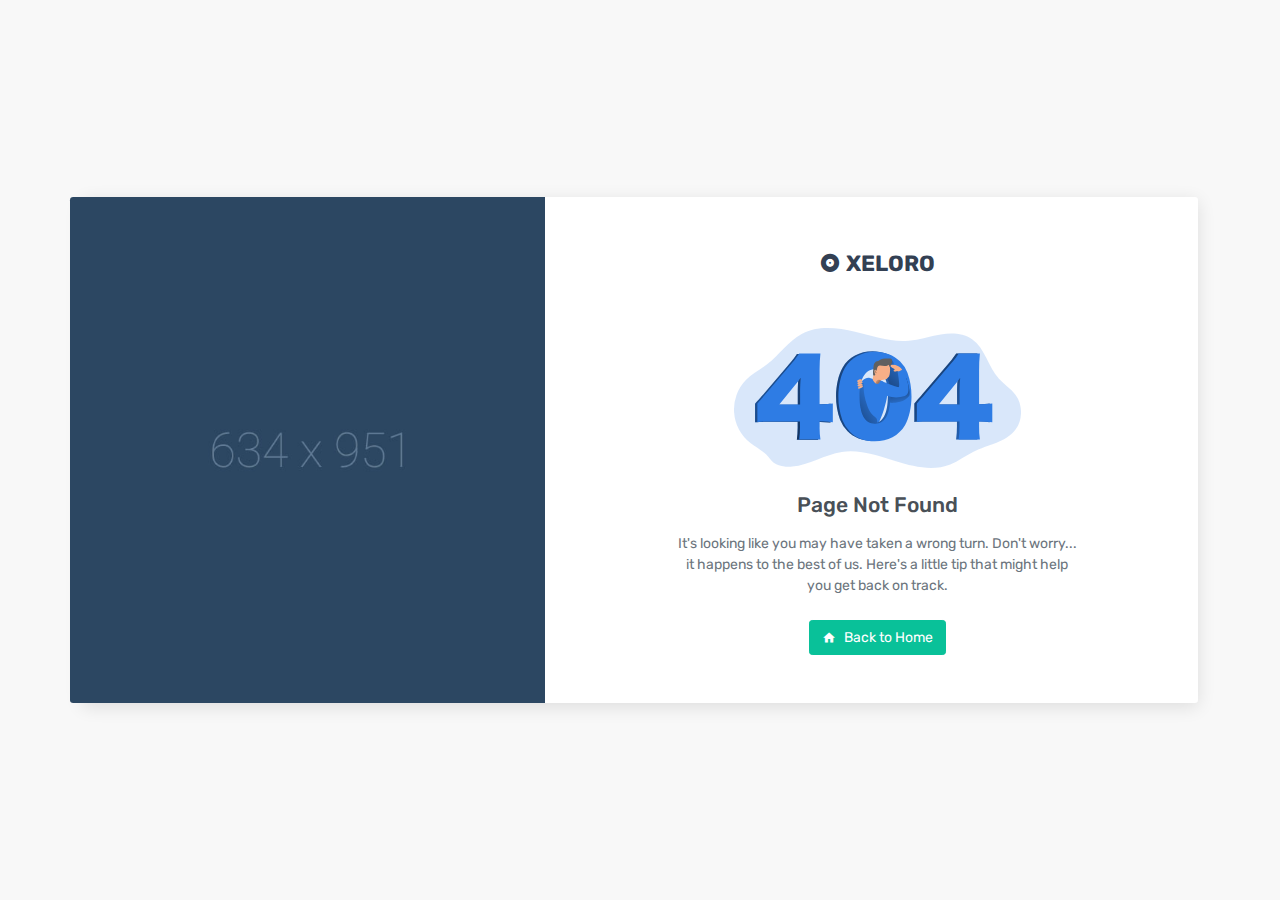
<file: plantilla/Admin/horizontal/auth-404.html>
<!DOCTYPE html>
<html lang="en">

    <head>
        <meta charset="utf-8" />
        <title>Xeloro - Admin & Dashboard Template</title>
        <meta name="viewport" content="width=device-width, initial-scale=1, shrink-to-fit=no">
        <meta content="Premium Multipurpose Admin & Dashboard Template" name="description" />
        <meta content="MyraStudio" name="author" />
        <meta http-equiv="X-UA-Compatible" content="IE=edge" />

        <!-- App favicon -->
        <link rel="shortcut icon" href="assets/images/favicon.ico">

        <!-- App css -->
        <link href="assets/css/bootstrap.min.css" rel="stylesheet" type="text/css" />
        <link href="assets/css/icons.min.css" rel="stylesheet" type="text/css" />
        <link href="assets/css/theme.min.css" rel="stylesheet" type="text/css" />

    </head>

    <body>

        <div>
            <div class="container">
                <div class="row">
                    <div class="col-12">
                        <div class="d-flex align-items-center min-vh-100">
                            <div class="w-100 d-block bg-white shadow-lg rounded my-5">
                                <div class="row">
                                    <div class="col-lg-5 d-none d-lg-block bg-login rounded-left"></div>
                                    <div class="col-lg-7">
                                        <div class="p-5">
                                            <div class="text-center mb-5">
                                                <a href="index.html" class="text-dark font-size-22 font-family-secondary">
                                                    <i class="mdi mdi-album"></i> <b class="align-middle">XELORO</b>
                                                </a>
                                            </div>
                                            
                                            <div class="text-center">
                                                <img src="assets/images/404-error.svg" alt="error" height="140">
                                                <h1 class="h4 mb-3 mt-4">Page Not Found</h1>
                                                <p class="text-muted mb-4 w-75 m-auto">It's looking like you may have taken a wrong turn. Don't worry... it happens to the best of us. Here's a little tip that might help you get back on track.</p>
                                            </div>
    
                                            <div class="row mt-4">
                                                <div class="col-12 text-center">
                                                    <a href="index.html" class="btn btn-success waves-effect waves-light"><i class="mdi mdi-home mr-2"></i>Back to Home </a>
                                                </div> <!-- end col -->
                                            </div>
                                            <!-- end row -->
                                        </div> <!-- end .padding-5 -->
                                    </div> <!-- end col -->
                                </div> <!-- end row -->
                            </div> <!-- end .w-100 -->
                        </div> <!-- end .d-flex -->
                    </div> <!-- end col-->
                </div> <!-- end row -->
            </div>
            <!-- end container -->
        </div>
        <!-- end page -->
    
        <!-- jQuery  -->
        <script src="assets/js/jquery.min.js"></script>
        <script src="assets/js/bootstrap.bundle.min.js"></script>
        <script src="assets/js/metismenu.min.js"></script>
        <script src="assets/js/waves.js"></script>
        <script src="assets/js/simplebar.min.js"></script>
    
        <!-- App js -->
        <script src="assets/js/theme.js"></script>
    
    </body>
    
    </html>
</file>
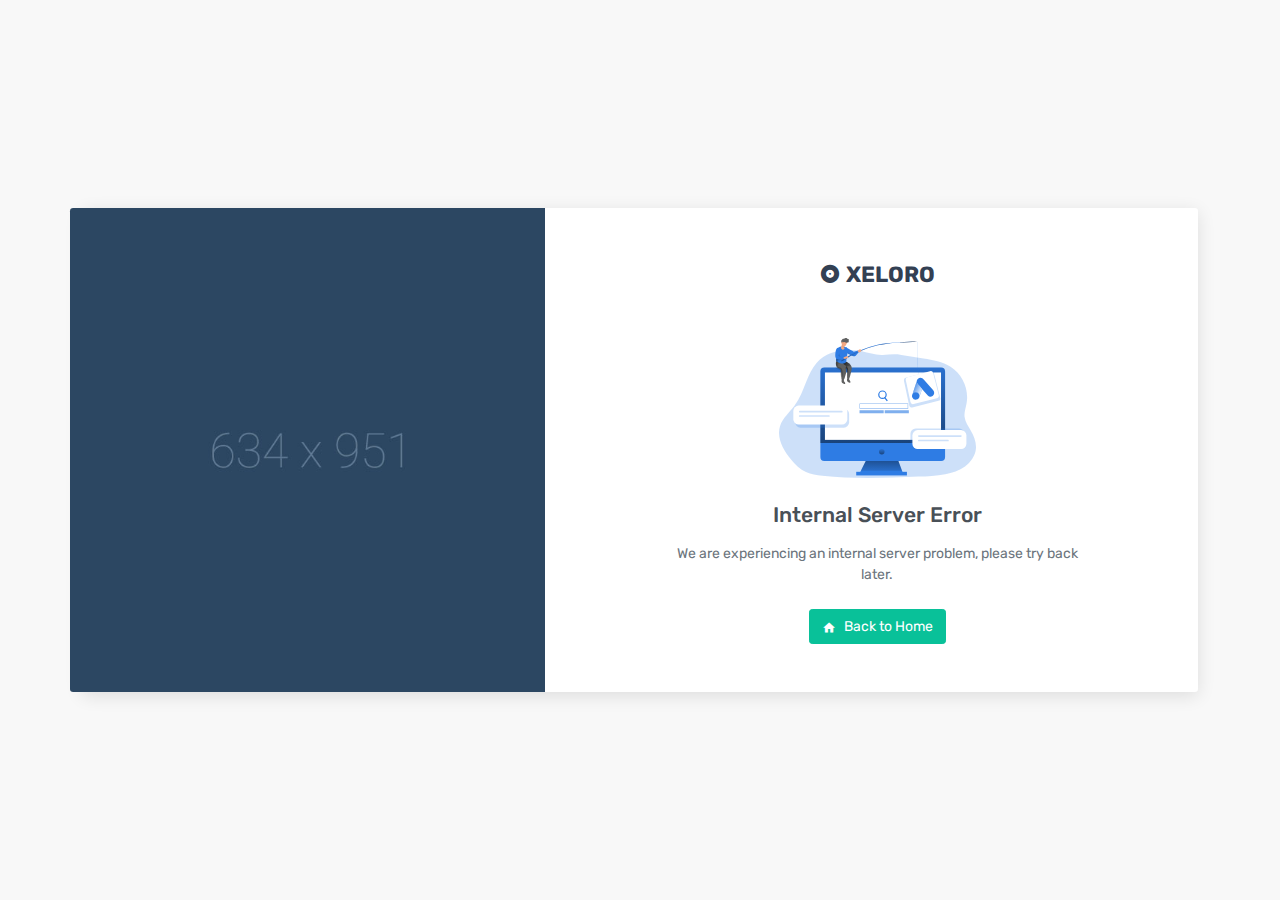
<file: plantilla/Admin/horizontal/auth-500.html>
<!DOCTYPE html>
<html lang="en">

<head>
    <meta charset="utf-8" />
    <title> Xeloro - Admin & Dashboard Template</title>
    <meta name="viewport" content="width=device-width, initial-scale=1, shrink-to-fit=no">
    <meta content="Premium Multipurpose Admin & Dashboard Template" name="description" />
    <meta content="MyraStudio" name="author" />
    <meta http-equiv="X-UA-Compatible" content="IE=edge" />

    <!-- App favicon -->
    <link rel="shortcut icon" href="assets/images/favicon.ico">

    <!-- App css -->
    <link href="assets/css/bootstrap.min.css" rel="stylesheet" type="text/css" />
    <link href="assets/css/icons.min.css" rel="stylesheet" type="text/css" />
    <link href="assets/css/theme.min.css" rel="stylesheet" type="text/css" />

</head>

<body>

    <div>
        <div class="container">
            <div class="row">
                <div class="col-12">
                    <div class="d-flex align-items-center min-vh-100">
                        <div class="w-100 d-block bg-white shadow-lg rounded my-5">
                            <div class="row">
                                <div class="col-lg-5 d-none d-lg-block bg-register rounded-left"></div>
                                <div class="col-lg-7">
                                    <div class="p-5">
                                        <div class="text-center mb-5">
                                            <a href="index.html" class="text-dark font-size-22 font-family-secondary">
                                                <i class="mdi mdi-album"></i> <b class="align-middle">XELORO</b>
                                            </a>
                                        </div>
                                        
                                        <div class="text-center">
                                            <img src="assets/images/500-error.svg" alt="error" height="140">
                                            <h1 class="h4 mb-3 mt-4">Internal Server Error</h1>
                                            <p class="text-muted mb-4 w-75 m-auto">We are experiencing an internal server problem, please try back later.</p>
                                        </div>

                                        <div class="row mt-4">
                                            <div class="col-12 text-center">
                                                <a href="index.html" class="btn btn-success waves-effect waves-light"><i class="mdi mdi-home mr-2"></i>Back to Home </a>
                                            </div> <!-- end col -->
                                        </div>
                                        <!-- end row -->
                                    </div> <!-- end .padding-5 -->
                                </div> <!-- end col -->
                            </div> <!-- end row -->
                        </div> <!-- end .w-100 -->
                    </div> <!-- end .d-flex -->
                </div> <!-- end col-->
            </div> <!-- end row -->
        </div>
        <!-- end container -->
    </div>
    <!-- end page -->

    <!-- jQuery  -->
    <script src="assets/js/jquery.min.js"></script>
    <script src="assets/js/bootstrap.bundle.min.js"></script>
    <script src="assets/js/metismenu.min.js"></script>
    <script src="assets/js/waves.js"></script>
    <script src="assets/js/simplebar.min.js"></script>

    <!-- App js -->
    <script src="assets/js/theme.js"></script>

</body>

</html>
</file>
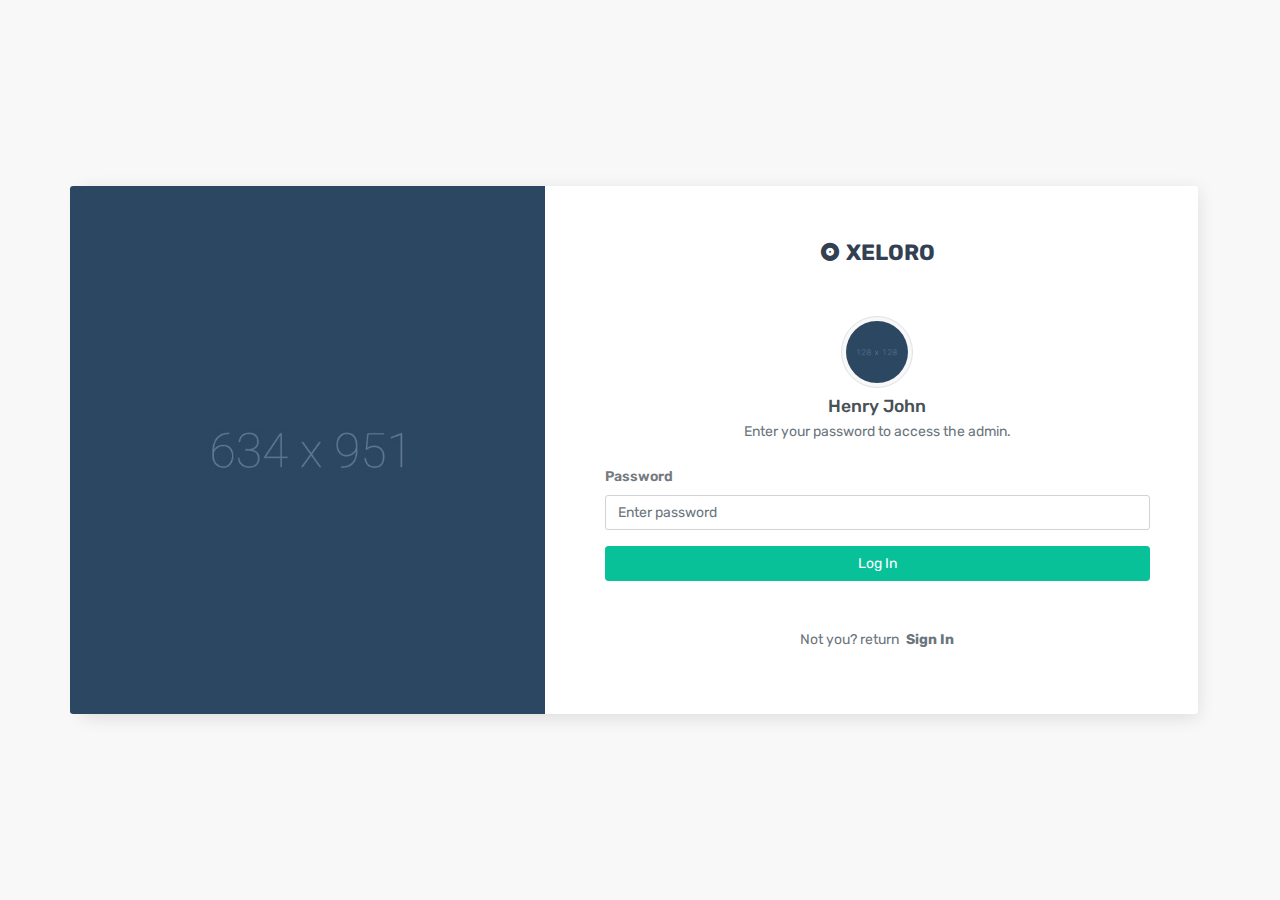
<file: plantilla/Admin/horizontal/auth-lock-screen.html>
<!DOCTYPE html>
<html lang="en">

    <head>
        <meta charset="utf-8" />
        <title>Xeloro - Admin & Dashboard Template</title>
        <meta name="viewport" content="width=device-width, initial-scale=1, shrink-to-fit=no">
        <meta content="Premium Multipurpose Admin & Dashboard Template" name="description" />
        <meta content="MyraStudio" name="author" />
        <meta http-equiv="X-UA-Compatible" content="IE=edge" />

        <!-- App favicon -->
        <link rel="shortcut icon" href="assets/images/favicon.ico">

        <!-- App css -->
        <link href="assets/css/bootstrap.min.css" rel="stylesheet" type="text/css" />
        <link href="assets/css/icons.min.css" rel="stylesheet" type="text/css" />
        <link href="assets/css/theme.min.css" rel="stylesheet" type="text/css" />

    </head>

    <body>

        <div>
            <div class="container">
                <div class="row">
                    <div class="col-12">
                        <div class="d-flex align-items-center min-vh-100">
                            <div class="w-100 d-block bg-white shadow-lg rounded my-5">
                                <div class="row">
                                    <div class="col-lg-5 d-none d-lg-block bg-register rounded-left"></div>
                                    <div class="col-lg-7">
                                        <div class="p-5">
    
                                            <div class="text-center mb-5">
                                                <a href="index.html" class="text-dark font-size-22 font-family-secondary">
                                                    <i class="mdi mdi-album"></i> <b class="align-middle">XELORO</b>
                                                </a>
                                            </div>
    
                                            <div class="text-center">
                                                <img src="assets/images/users/avatar-1.jpg" alt="Generic placeholder image" class="avatar-md rounded-circle img-thumbnail">
                                                <h1 class="h5 mb-1 mt-2">Henry John</h1>
                                                <p class="text-muted mb-4">Enter your password to access the admin.</p>
                                            </div>
                                            
                                            <form>
                                                <div class="form-group">
                                                    <label for="enterpass">Password</label>
                                                    <input type="password" class="form-control form-control-user" id="enterpass" placeholder="Enter password">
                                                </div>
                                                <a href="" class="btn btn-success btn-block waves-effect waves-light"> Log In </a>
                                                
                                            </form>
    
                                            <div class="row mt-5">
                                                <div class="col-12 text-center">
                                                    <p class="text-muted">Not you? return <a href="pages-login.html" class="text-muted font-weight-medium ml-1"><b>Sign In</b></a></p>
                                                </div> <!-- end col -->
                                            </div>
                                            <!-- end row -->
                                        </div> <!-- end .padding-5 -->
                                    </div> <!-- end col -->
                                </div> <!-- end row -->
                            </div> <!-- end .w-100 -->
                        </div> <!-- end .d-flex -->
                    </div> <!-- end col-->
                </div> <!-- end row -->
            </div>
            <!-- end container -->
        </div>
        <!-- end page -->
    
        <!-- jQuery  -->
        <script src="assets/js/jquery.min.js"></script>
        <script src="assets/js/bootstrap.bundle.min.js"></script>
        <script src="assets/js/metismenu.min.js"></script>
        <script src="assets/js/waves.js"></script>
        <script src="assets/js/simplebar.min.js"></script>
    
        <!-- App js -->
        <script src="assets/js/theme.js"></script>
    
    </body>
    
    </html>
</file>
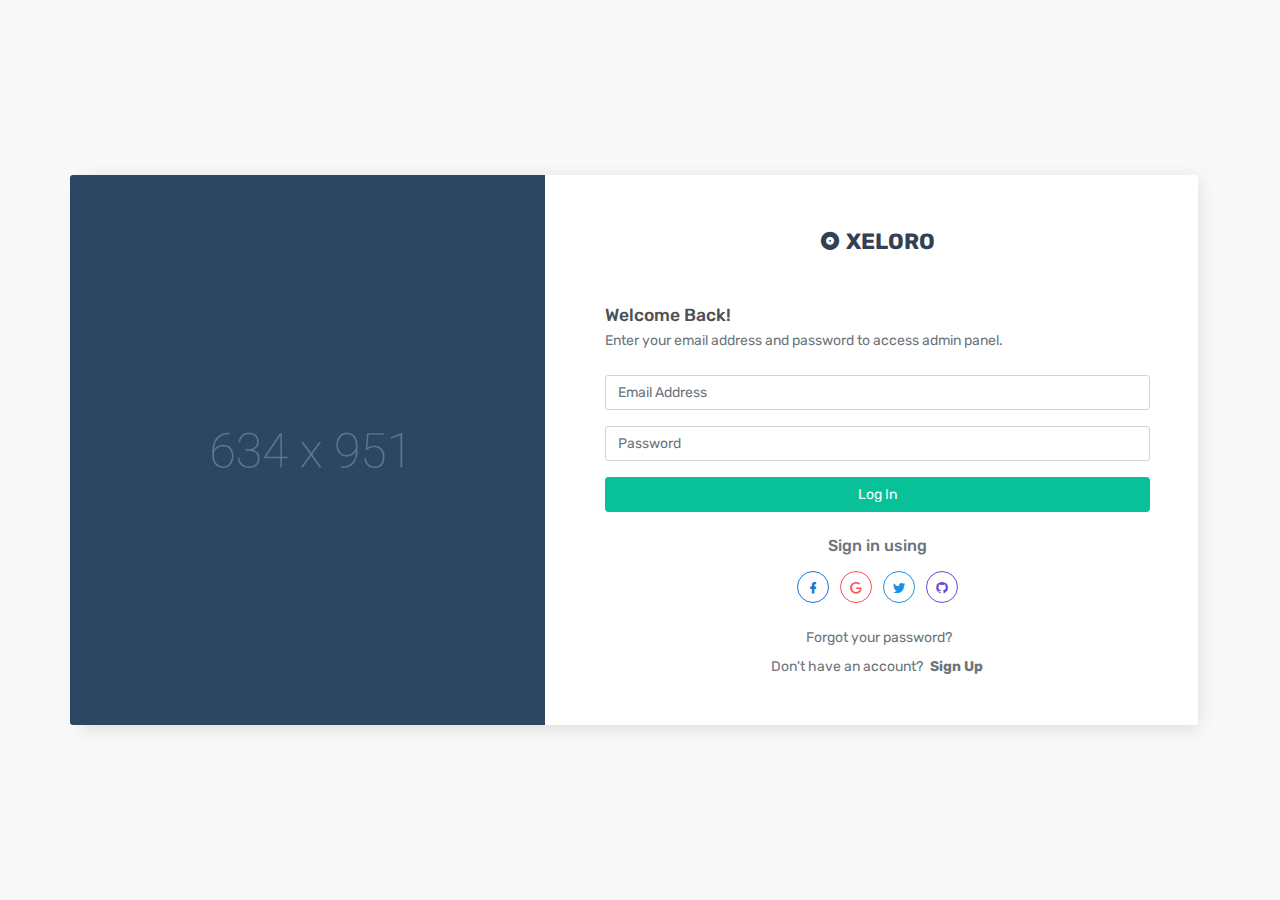
<file: plantilla/Admin/horizontal/auth-login.html>
<!DOCTYPE html>
<html lang="en">

    <head>
        <meta charset="utf-8" />
        <title>Xeloro - Admin & Dashboard Template</title>
        <meta name="viewport" content="width=device-width, initial-scale=1, shrink-to-fit=no">
        <meta content="Premium Multipurpose Admin & Dashboard Template" name="description" />
        <meta content="MyraStudio" name="author" />
        <meta http-equiv="X-UA-Compatible" content="IE=edge" />

        <!-- App favicon -->
        <link rel="shortcut icon" href="assets/images/favicon.ico">

        <!-- App css -->
        <link href="assets/css/bootstrap.min.css" rel="stylesheet" type="text/css" />
        <link href="assets/css/icons.min.css" rel="stylesheet" type="text/css" />
        <link href="assets/css/theme.min.css" rel="stylesheet" type="text/css" />

    </head>

    <body>
 
        <div>
            <div class="container">
                <div class="row">
                    <div class="col-12">
                        <div class="d-flex align-items-center min-vh-100">
                            <div class="w-100 d-block bg-white shadow-lg rounded my-5">
                                <div class="row">
                                    <div class="col-lg-5 d-none d-lg-block bg-login rounded-left"></div>
                                    <div class="col-lg-7">
                                        <div class="p-5">
                                            <div class="text-center mb-5">
                                                <a href="index.html" class="text-dark font-size-22 font-family-secondary">
                                                    <i class="mdi mdi-album"></i> <b class="align-middle">XELORO</b>
                                                </a>
                                            </div>
                                            <h1 class="h5 mb-1">Welcome Back!</h1>
                                            <p class="text-muted mb-4">Enter your email address and password to access admin panel.</p>
                                            <form class="user">
                                                <div class="form-group">
                                                    <input type="email" class="form-control form-control-user" id="exampleInputEmail" placeholder="Email Address">
                                                </div>
                                                <div class="form-group">
                                                    <input type="password" class="form-control form-control-user" id="exampleInputPassword" placeholder="Password">
                                                </div>
                                                <a href="" class="btn btn-success btn-block waves-effect waves-light"> Log In </a>
    
                                                <div class="text-center mt-4">
                                                    <h5 class="text-muted font-size-16">Sign in using</h5>
                                                
                                                    <ul class="list-inline mt-3 mb-0">
                                                        <li class="list-inline-item">
                                                            <a href="javascript: void(0);" class="social-list-item border-primary text-primary"><i class="mdi mdi-facebook"></i></a>
                                                        </li>
                                                        <li class="list-inline-item">
                                                            <a href="javascript: void(0);" class="social-list-item border-danger text-danger"><i class="mdi mdi-google"></i></a>
                                                        </li>
                                                        <li class="list-inline-item">
                                                            <a href="javascript: void(0);" class="social-list-item border-info text-info"><i class="mdi mdi-twitter"></i></a>
                                                        </li>
                                                        <li class="list-inline-item">
                                                            <a href="javascript: void(0);" class="social-list-item border-secondary text-secondary"><i class="mdi mdi-github-circle"></i></a>
                                                        </li>
                                                    </ul>
                                                </div>
                                                
                                            </form>
    
                                            <div class="row mt-4">
                                                <div class="col-12 text-center">
                                                    <p class="text-muted mb-2"><a href="pages-recoverpw.html" class="text-muted font-weight-medium ml-1">Forgot your password?</a></p>
                                                    <p class="text-muted mb-0">Don't have an account? <a href="pages-register.html" class="text-muted font-weight-medium ml-1"><b>Sign Up</b></a></p>
                                                </div> <!-- end col -->
                                            </div>
                                            <!-- end row -->
                                        </div> <!-- end .padding-5 -->
                                    </div> <!-- end col -->
                                </div> <!-- end row -->
                            </div> <!-- end .w-100 -->
                        </div> <!-- end .d-flex -->
                    </div> <!-- end col-->
                </div> <!-- end row -->
            </div>
            <!-- end container -->
        </div>
        <!-- end page -->
    
        <!-- jQuery  -->
        <script src="assets/js/jquery.min.js"></script>
        <script src="assets/js/bootstrap.bundle.min.js"></script>
        <script src="assets/js/metismenu.min.js"></script>
        <script src="assets/js/waves.js"></script>
        <script src="assets/js/simplebar.min.js"></script>
    
        <!-- App js -->
        <script src="assets/js/theme.js"></script>
    
    </body>
    
    </html>
</file>
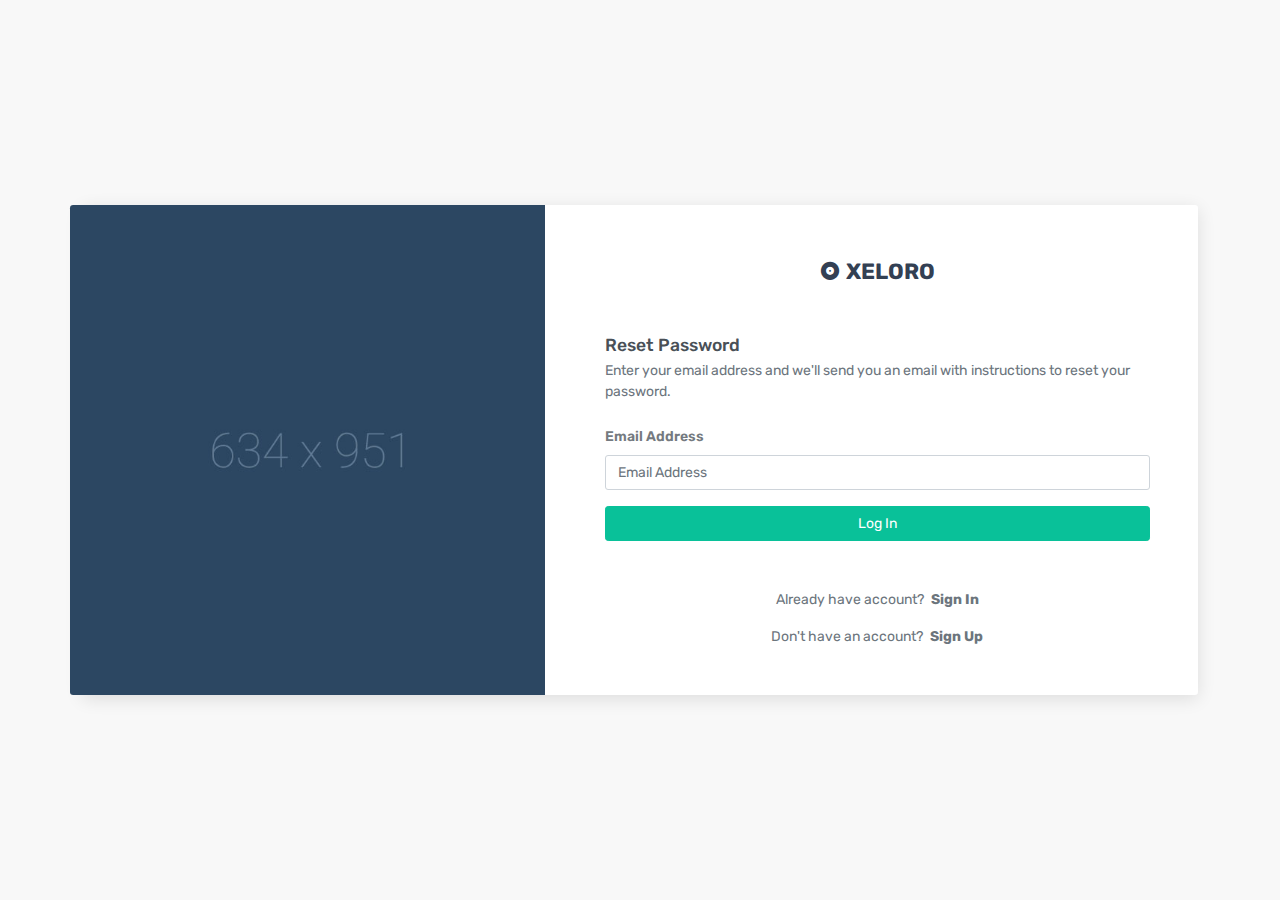
<file: plantilla/Admin/horizontal/auth-recoverpw.html>
<!DOCTYPE html>
<html lang="en">

    <head>
        <meta charset="utf-8" />
        <title>Xeloro - Admin & Dashboard Template</title>
        <meta name="viewport" content="width=device-width, initial-scale=1, shrink-to-fit=no">
        <meta content="Premium Multipurpose Admin & Dashboard Template" name="description" />
        <meta content="MyraStudio" name="author" />
        <meta http-equiv="X-UA-Compatible" content="IE=edge" />

        <!-- App favicon -->
        <link rel="shortcut icon" href="assets/images/favicon.ico">

        <!-- App css -->
        <link href="assets/css/bootstrap.min.css" rel="stylesheet" type="text/css" />
        <link href="assets/css/icons.min.css" rel="stylesheet" type="text/css" />
        <link href="assets/css/theme.min.css" rel="stylesheet" type="text/css" />

    </head>

    <body>

        <div>
            <div class="container">
                <div class="row">
                    <div class="col-12">
                        <div class="d-flex align-items-center min-vh-100">
                            <div class="w-100 d-block bg-white shadow-lg rounded my-5">
                                <div class="row">
                                    <div class="col-lg-5 d-none d-lg-block bg-login rounded-left"></div>
                                    <div class="col-lg-7">
                                        <div class="p-5">
                                            <div class="text-center mb-5">
                                                <a href="index.html" class="text-dark font-size-22 font-family-secondary">
                                                    <i class="mdi mdi-album"></i> <b class="align-middle">XELORO</b>
                                                </a>
                                            </div>
                                            <h1 class="h5 mb-1">Reset Password</h1>
                                            <p class="text-muted mb-4">Enter your email address and we'll send you an email with instructions to reset your password.</p>
                                            <form>
                                                <div class="form-group">
                                                    <label for="exampleInputEmail">Email Address</label>
                                                    <input type="email" class="form-control form-control-user" id="exampleInputEmail" placeholder="Email Address">
                                                </div>
                                                <a href="" class="btn btn-success btn-block waves-effect waves-light"> Log In </a>
                                                
                                            </form>
    
                                            <div class="row mt-5">
                                                <div class="col-12 text-center">
                                                    <p class="text-muted">Already have account?  <a href="pages-login.html" class="text-muted font-weight-medium ml-1"><b>Sign In</b></a></p>
                                                    <p class="text-muted mb-0">Don't have an account? <a href="pages-register.html" class="text-muted font-weight-medium ml-1"><b>Sign Up</b></a></p>
                                                </div> <!-- end col -->
                                            </div>
                                            <!-- end row -->
                                        </div> <!-- end .padding-5 -->
                                    </div> <!-- end col -->
                                </div> <!-- end row -->
                            </div> <!-- end .w-100 -->
                        </div> <!-- end .d-flex -->
                    </div> <!-- end col-->
                </div> <!-- end row -->
            </div>
            <!-- end container -->
        </div>
        <!-- end page -->
    
        <!-- jQuery  -->
        <script src="assets/js/jquery.min.js"></script>
        <script src="assets/js/bootstrap.bundle.min.js"></script>
        <script src="assets/js/metismenu.min.js"></script>
        <script src="assets/js/waves.js"></script>
        <script src="assets/js/simplebar.min.js"></script>
    
        <!-- App js -->
        <script src="assets/js/theme.js"></script>
    
    </body>
    
    </html>
</file>
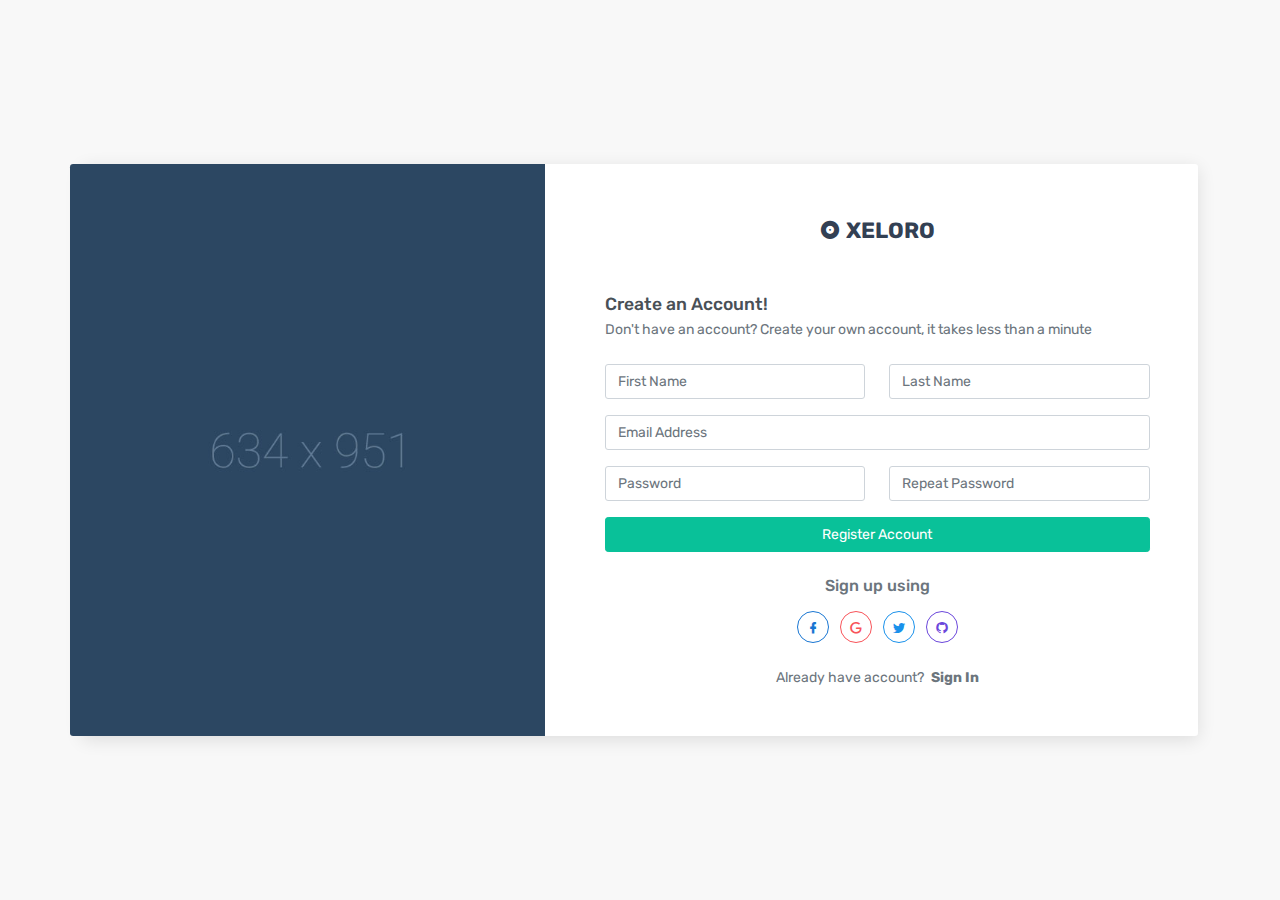
<file: plantilla/Admin/horizontal/auth-register.html>
<!DOCTYPE html>
<html lang="en">

    <head>
        <meta charset="utf-8" />
        <title>Xeloro - Admin & Dashboard Template</title>
        <meta name="viewport" content="width=device-width, initial-scale=1, shrink-to-fit=no">
        <meta content="Premium Multipurpose Admin & Dashboard Template" name="description" />
        <meta content="MyraStudio" name="author" />
        <meta http-equiv="X-UA-Compatible" content="IE=edge" />

        <!-- App favicon -->
        <link rel="shortcut icon" href="assets/images/favicon.ico">

        <!-- App css -->
        <link href="assets/css/bootstrap.min.css" rel="stylesheet" type="text/css" />
        <link href="assets/css/icons.min.css" rel="stylesheet" type="text/css" />
        <link href="assets/css/theme.min.css" rel="stylesheet" type="text/css" />

    </head>

    <body>

        <div>
            <div class="container">
                <div class="row">
                    <div class="col-12">
                        <div class="d-flex align-items-center min-vh-100">
                            <div class="w-100 d-block bg-white shadow-lg rounded my-5">
                                <div class="row">
                                    <div class="col-lg-5 d-none d-lg-block bg-register rounded-left"></div>
                                    <div class="col-lg-7">
                                        <div class="p-5">
                                            <div class="text-center mb-5">
                                                <a href="index.html" class="text-dark font-size-22 font-family-secondary">
                                                    <i class="mdi mdi-album"></i> <b class="align-middle">XELORO</b>
                                                </a>
                                            </div>
                                            <h1 class="h5 mb-1">Create an Account!</h1>
                                            <p class="text-muted mb-4">Don't have an account? Create your own account, it takes less than a minute</p>
                                            <form class="user">
                                                <div class="form-group row">
                                                    <div class="col-sm-6 mb-3 mb-sm-0">
                                                        <input type="text" class="form-control form-control-user" id="exampleFirstName" placeholder="First Name">
                                                    </div>
                                                    <div class="col-sm-6">
                                                        <input type="text" class="form-control form-control-user" id="exampleLastName" placeholder="Last Name">
                                                    </div>
                                                </div>
                                                <div class="form-group">
                                                    <input type="email" class="form-control form-control-user" id="exampleInputEmail" placeholder="Email Address">
                                                </div>
                                                <div class="form-group row">
                                                    <div class="col-sm-6 mb-3 mb-sm-0">
                                                        <input type="password" class="form-control form-control-user" id="exampleInputPassword" placeholder="Password">
                                                    </div>
                                                    <div class="col-sm-6">
                                                        <input type="password" class="form-control form-control-user" id="exampleRepeatPassword" placeholder="Repeat Password">
                                                    </div>
                                                </div>
                                                <a href="" class="btn btn-success btn-block waves-effect waves-light"> Register Account </a>
    
                                                <div class="text-center mt-4">
                                                    <h5 class="text-muted font-size-16">Sign up using</h5>
                                                
                                                    <ul class="list-inline mt-3 mb-0">
                                                        <li class="list-inline-item">
                                                            <a href="javascript: void(0);" class="social-list-item border-primary text-primary"><i class="mdi mdi-facebook"></i></a>
                                                        </li>
                                                        <li class="list-inline-item">
                                                            <a href="javascript: void(0);" class="social-list-item border-danger text-danger"><i class="mdi mdi-google"></i></a>
                                                        </li>
                                                        <li class="list-inline-item">
                                                            <a href="javascript: void(0);" class="social-list-item border-info text-info"><i class="mdi mdi-twitter"></i></a>
                                                        </li>
                                                        <li class="list-inline-item">
                                                            <a href="javascript: void(0);" class="social-list-item border-secondary text-secondary"><i class="mdi mdi-github-circle"></i></a>
                                                        </li>
                                                    </ul>
                                                </div>
                                                
                                            </form>
    
                                            <div class="row mt-4">
                                                <div class="col-12 text-center">
                                                    <p class="text-muted mb-0">Already have account?  <a href="pages-login.html" class="text-muted font-weight-medium ml-1"><b>Sign In</b></a></p>
                                                </div> <!-- end col -->
                                            </div>
                                            <!-- end row -->
                                        </div> <!-- end .padding-5 -->
                                    </div> <!-- end col -->
                                </div> <!-- end row -->
                            </div> <!-- end .w-100 -->
                        </div> <!-- end .d-flex -->
                    </div> <!-- end col-->
                </div> <!-- end row -->
            </div>
            <!-- end container -->
        </div>
        <!-- end page -->
    
        <!-- jQuery  -->
        <script src="assets/js/jquery.min.js"></script>
        <script src="assets/js/bootstrap.bundle.min.js"></script>
        <script src="assets/js/metismenu.min.js"></script>
        <script src="assets/js/waves.js"></script>
        <script src="assets/js/simplebar.min.js"></script>
    
        <!-- App js -->
        <script src="assets/js/theme.js"></script>
    
    </body>
    
    </html>
</file>
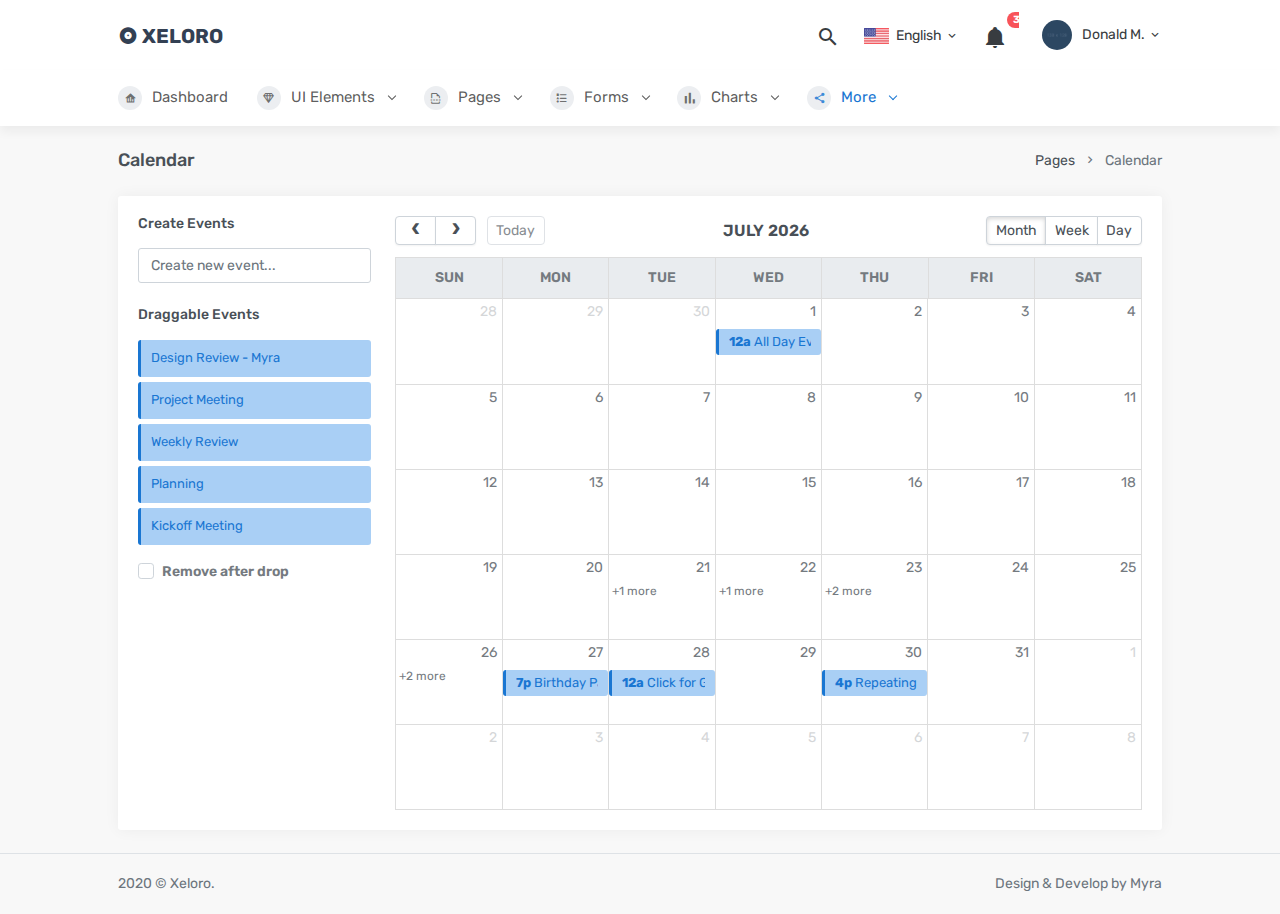
<file: plantilla/Admin/horizontal/calendar.html>
<!DOCTYPE html>
<html lang="en">

    <head>
        <meta charset="utf-8" />
        <title>Xeloro - Admin & Dashboard Template</title>
        <meta name="viewport" content="width=device-width, initial-scale=1, shrink-to-fit=no">
        <meta content="Premium Multipurpose Admin & Dashboard Template" name="description" />
        <meta content="MyraStudio" name="author" />
        <meta http-equiv="X-UA-Compatible" content="IE=edge" />

        <!-- App favicon -->
        <link rel="shortcut icon" href="assets/images/favicon.ico">

        <!--calendar css-->
        <link href="../plugins/fullcalendar/css/fullcalendar.min.css" rel="stylesheet" />

        <!-- App css -->
        <link href="assets/css/bootstrap.min.css" rel="stylesheet" type="text/css" />
        <link href="assets/css/icons.min.css" rel="stylesheet" type="text/css" />
        <link href="assets/css/theme.min.css" rel="stylesheet" type="text/css" />

    </head>

    <body>

         <!-- Begin page -->
         <div id="layout-wrapper">

            <div class="main-content">

                <header id="page-topbar">
                    <div class="navbar-header">
                        <!-- LOGO -->
                        <div class="navbar-brand-box d-flex align-items-left">
                            <a href="index.html" class="logo">
                                <i class="mdi mdi-album"></i>
                                <span>
                                    Xeloro
                                </span>
                            </a>

                            <button type="button" class="btn btn-sm mr-2 font-size-16 d-lg-none header-item waves-effect waves-light" data-toggle="collapse" data-target="#topnav-menu-content">
                                <i class="fa fa-fw fa-bars"></i>
                            </button>
                        </div>
        
                        <div class="d-flex align-items-center">
        
                            <div class="dropdown d-inline-block ml-2">
                                <button type="button" class="btn header-item noti-icon waves-effect waves-light" id="page-header-search-dropdown"
                                    data-toggle="dropdown" aria-haspopup="true" aria-expanded="false">
                                    <i class="mdi mdi-magnify"></i>
                                </button>
                                <div class="dropdown-menu dropdown-menu-lg dropdown-menu-right p-0"
                                    aria-labelledby="page-header-search-dropdown">
                                    
                                    <form class="p-3">
                                        <div class="form-group m-0">
                                            <div class="input-group">
                                                <input type="text" class="form-control" placeholder="Search ..." aria-label="Recipient's username">
                                                <div class="input-group-append">
                                                    <button class="btn btn-primary" type="submit"><i class="mdi mdi-magnify"></i></button>
                                                </div>
                                            </div>
                                        </div>
                                    </form>
                                </div>
                            </div>
        
                            <div class="dropdown d-inline-block">
                                <button type="button" class="btn header-item waves-effect waves-light"
                                    data-toggle="dropdown" aria-haspopup="true" aria-expanded="false">
                                    <img class="" src="assets/images/flags/us.jpg" alt="Header Language" height="16">
                                    <span class="d-none d-sm-inline-block ml-1">English</span>
                                    <i class="mdi mdi-chevron-down d-none d-sm-inline-block"></i>
                                </button>
                                <div class="dropdown-menu dropdown-menu-right">
                                    
                                    <!-- item-->
                                    <a href="javascript:void(0);" class="dropdown-item notify-item">
                                        <img src="assets/images/flags/spain.jpg" alt="user-image" class="mr-1" height="12"> <span class="align-middle">Spanish</span>
                                    </a>
        
                                    <!-- item-->
                                    <a href="javascript:void(0);" class="dropdown-item notify-item">
                                        <img src="assets/images/flags/germany.jpg" alt="user-image" class="mr-1" height="12"> <span class="align-middle">German</span>
                                    </a>
        
                                    <!-- item-->
                                    <a href="javascript:void(0);" class="dropdown-item notify-item">
                                        <img src="assets/images/flags/italy.jpg" alt="user-image" class="mr-1" height="12"> <span class="align-middle">Italian</span>
                                    </a>
        
                                    <!-- item-->
                                    <a href="javascript:void(0);" class="dropdown-item notify-item">
                                        <img src="assets/images/flags/russia.jpg" alt="user-image" class="mr-1" height="12"> <span class="align-middle">Russian</span>
                                    </a>
                                </div>
                            </div>
        
                            <div class="dropdown d-inline-block">
                                <button type="button" class="btn header-item noti-icon waves-effect waves-light" id="page-header-notifications-dropdown"
                                    data-toggle="dropdown" aria-haspopup="true" aria-expanded="false">
                                    <i class="mdi mdi-bell"></i>
                                    <span class="badge badge-danger badge-pill">3</span>
                                </button>
                                <div class="dropdown-menu dropdown-menu-lg dropdown-menu-right p-0"
                                    aria-labelledby="page-header-notifications-dropdown">
                                    <div class="p-3">
                                        <div class="row align-items-center">
                                            <div class="col">
                                                <h6 class="m-0"> Notifications </h6>
                                            </div>
                                            <div class="col-auto">
                                                <a href="#!" class="small"> View All</a>
                                            </div>
                                        </div>
                                    </div>
                                    <div data-simplebar style="max-height: 230px;">
                                        <a href="" class="text-reset notification-item">
                                            <div class="media">
                                                <img src="assets/images/users/avatar-2.jpg"
                                                    class="mr-3 rounded-circle avatar-xs" alt="user-pic">
                                                <div class="media-body">
                                                    <h6 class="mt-0 mb-1">Samuel Coverdale</h6>
                                                    <p class="font-size-12 mb-1">You have new follower on Instagram</p>
                                                    <p class="font-size-12 mb-0 text-muted"><i class="mdi mdi-clock-outline"></i> 2 min ago</p>
                                                </div>
                                            </div>
                                        </a>
                                        <a href="" class="text-reset notification-item">
                                            <div class="media">
                                                <div class="avatar-xs mr-3">
                                                    <span class="avatar-title bg-success rounded-circle">
                                                        <i class="mdi mdi-cloud-download-outline"></i>
                                                    </span>
                                                </div>
                                                <div class="media-body">
                                                    <h6 class="mt-0 mb-1">Download Available !</h6>
                                                    <p class="font-size-12 mb-1">Latest version of admin is now available. Please download here.</p>
                                                    <p class="font-size-12 mb-0 text-muted"><i class="mdi mdi-clock-outline"></i> 4 hours ago</p>
                                                </div>
                                            </div>
                                        </a>
                                        <a href="" class="text-reset notification-item">
                                            <div class="media">
                                                <img src="assets/images/users/avatar-3.jpg"
                                                    class="mr-3 rounded-circle avatar-xs" alt="user-pic">
                                                <div class="media-body">
                                                    <h6 class="mt-0 mb-1">Victoria Mendis</h6>
                                                    <p class="font-size-12 mb-1">Just upgraded to premium account.</p>
                                                    <p class="font-size-12 mb-0 text-muted"><i class="mdi mdi-clock-outline"></i> 1 day ago</p>
                                                </div>
                                            </div>
                                        </a>
                                    </div>
                                    <div class="p-2 border-top">
                                        <a class="btn btn-sm btn-light btn-block text-center" href="javascript:void(0)">
                                            <i class="mdi mdi-arrow-down-circle mr-1"></i> Load More..
                                        </a>
                                    </div>
                                </div>
                            </div>
        
                            <div class="dropdown d-inline-block ml-2">
                                <button type="button" class="btn header-item waves-effect waves-light"
                                    data-toggle="dropdown" aria-haspopup="true" aria-expanded="false">
                                    <img class="rounded-circle header-profile-user" src="assets/images/users/avatar-3.jpg"
                                        alt="Header Avatar">
                                    <span class="d-none d-sm-inline-block ml-1">Donald M.</span>
                                    <i class="mdi mdi-chevron-down d-none d-sm-inline-block"></i>
                                </button>
                                <div class="dropdown-menu dropdown-menu-right">
                                    <a class="dropdown-item d-flex align-items-center justify-content-between" href="javascript:void(0)">
                                        <span>Inbox</span>
                                        <span>
                                            <span class="badge badge-pill badge-info">3</span>
                                        </span>
                                    </a>
                                    <a class="dropdown-item d-flex align-items-center justify-content-between" href="javascript:void(0)">
                                        <span>Profile</span>
                                        <span>
                                            <span class="badge badge-pill badge-warning">1</span>
                                        </span>
                                    </a>
                                    <a class="dropdown-item d-flex align-items-center justify-content-between" href="javascript:void(0)">
                                        Settings
                                    </a>
                                    <a class="dropdown-item d-flex align-items-center justify-content-between" href="javascript:void(0)">
                                        <span>Lock Account</span>
                                    </a>
                                    <a class="dropdown-item d-flex align-items-center justify-content-between" href="javascript:void(0)">
                                        <span>Log Out</span>
                                    </a>
                                </div>
                            </div>
                            
                        </div>
                    </div>
                </header>

                <div class="topnav">
                    <div class="container-fluid">
                        <nav class="navbar navbar-light navbar-expand-lg topnav-menu">
                            
                            <div class="collapse navbar-collapse" id="topnav-menu-content">
                                <ul class="navbar-nav">
                                    <li class="nav-item">
                                        <a class="nav-link" href="index.html">
                                            <i class="mdi mdi-home-analytics"></i>Dashboard
                                        </a>
                                    </li>
                                
                                    <li class="nav-item dropdown">
                                        <a class="nav-link dropdown-toggle arrow-none" href="#" id="topnav-components" role="button" data-toggle="dropdown" aria-haspopup="true" aria-expanded="false">
                                            <i class="mdi mdi-diamond-stone"></i>UI Elements <div class="arrow-down"></div>
                                        </a>
                                        <div class="dropdown-menu" aria-labelledby="topnav-components">
                                            <a href="ui-buttons.html" class="dropdown-item">Buttons</a>
                                            <a href="ui-cards.html" class="dropdown-item">Cards</a>
                                            <a href="ui-carousel.html" class="dropdown-item">Carousel</a>
                                            <a href="ui-embeds.html" class="dropdown-item">Embeds</a>
                                            <a href="ui-general.html" class="dropdown-item">General</a>
                                            <a href="ui-grid.html" class="dropdown-item">Grid</a>
                                            <a href="ui-media-objects.html" class="dropdown-item">Media Objects</a>
                                            <a href="ui-modals.html" class="dropdown-item">Modals</a>
                                            <a href="ui-progressbars.html" class="dropdown-item">Progress Bars</a>
                                            <a href="ui-tabs.html" class="dropdown-item">Tabs</a>
                                            <a href="ui-typography.html" class="dropdown-item">Typography</a>
                                            <a href="ui-toasts.html" class="dropdown-item">Toasts</a>
                                            <a href="ui-tooltips-popovers.html" class="dropdown-item">Tooltips & Popovers</a>
                                            <a href="ui-scrollspy.html" class="dropdown-item">Scrollspy</a>
                                            <a href="ui-spinners.html" class="dropdown-item">Spinners</a>
                                            <a href="ui-sweetalerts.html" class="dropdown-item">Sweet Alerts</a>
                                        </div>
                                    </li>

                                    <li class="nav-item dropdown">
                                        <a class="nav-link dropdown-toggle arrow-none" href="#" id="topnav-pages" role="button" data-toggle="dropdown" aria-haspopup="true" aria-expanded="false">
                                            <i class="mdi mdi-format-page-break"></i>Pages <div class="arrow-down"></div>
                                        </a>
                                        <div class="dropdown-menu" aria-labelledby="topnav-pages">
                                            <div class="dropdown">
                                                <a class="dropdown-item dropdown-toggle arrow-none" href="#" id="topnav-auth" role="button" data-toggle="dropdown" aria-haspopup="true" aria-expanded="false">
                                                    Auth Pages <div class="arrow-down"></div>
                                                </a>
                                                <div class="dropdown-menu" aria-labelledby="topnav-auth">
                                                    <a href="auth-login.html" class="dropdown-item">Login</a>
                                                    <a href="auth-register.html" class="dropdown-item">Register</a>
                                                    <a href="auth-recoverpw.html" class="dropdown-item">Recover Password</a>
                                                    <a href="auth-lock-screen.html" class="dropdown-item">Lock Screen</a>
                                                    <a href="auth-404.html" class="dropdown-item">Error 404</a>
                                                    <a href="auth-500.html" class="dropdown-item">Error 500</a>
                                                </div>
                                            </div>
                                            <a href="pages-invoice.html" class="dropdown-item">Invoice</a>
                                            <a href="pages-starter.html" class="dropdown-item">Starter Page</a>
                                            <a href="pages-maintenance.html" class="dropdown-item">Maintenance</a>
                                            <a href="pages-faqs.html" class="dropdown-item">FAQs</a>
                                            <a href="pages-pricing.html" class="dropdown-item">Pricing</a>
                                        </div>
                                    </li>

                                   

                                    <li class="nav-item dropdown">
                                        <a class="nav-link dropdown-toggle arrow-none" href="#" id="topnav-forms" role="button" data-toggle="dropdown" aria-haspopup="true" aria-expanded="false">
                                            <i class="mdi mdi-format-list-bulleted-type"></i>Forms <div class="arrow-down"></div>
                                        </a>
                                        <div class="dropdown-menu" aria-labelledby="topnav-forms">
                                            <a href="forms-elements.html" class="dropdown-item">Elements</a>
                                            <a href="forms-plugins.html" class="dropdown-item">Plugins</a>
                                            <a href="forms-validation.html" class="dropdown-item">Validation</a>
                                            <a href="forms-mask.html" class="dropdown-item">Masks</a>
                                            <a href="forms-quilljs.html" class="dropdown-item">Quilljs</a>
                                            <a href="forms-uploads.html" class="dropdown-item">File Uploads</a>
                                        </div>
                                    </li>

                                    <li class="nav-item dropdown">
                                        <a class="nav-link dropdown-toggle arrow-none" href="#" id="topnav-charts" role="button" data-toggle="dropdown" aria-haspopup="true" aria-expanded="false">
                                            <i class="mdi mdi-poll"></i>Charts <div class="arrow-down"></div>
                                        </a>
                                        <div class="dropdown-menu" aria-labelledby="topnav-charts">
                                            <a href="charts-morris.html" class="dropdown-item">Morris</a>
                                            <a href="charts-google.html" class="dropdown-item">Google</a>
                                            <a href="charts-chartjs.html" class="dropdown-item">Chartjs</a>
                                            <a href="charts-sparkline.html" class="dropdown-item">Sparkline</a>
                                            <a href="charts-knob.html" class="dropdown-item">Jquery Knob</a>
                                        </div>
                                    </li>

                                    <li class="nav-item dropdown">
                                        <a class="nav-link dropdown-toggle arrow-none" href="#" id="topnav-more" role="button" data-toggle="dropdown" aria-haspopup="true" aria-expanded="false">
                                            <i class="mdi mdi-share-variant"></i>More <div class="arrow-down"></div>
                                        </a>
                                        <div class="dropdown-menu" aria-labelledby="topnav-more">
                                            <a href="calendar.html" class="dropdown-item">Calendar</a>
                                            <div class="dropdown">
                                                <a class="dropdown-item dropdown-toggle arrow-none" href="#" id="topnav-tables" role="button" data-toggle="dropdown" aria-haspopup="true" aria-expanded="false">
                                                    Tables <div class="arrow-down"></div>
                                                </a>
                                                <div class="dropdown-menu" aria-labelledby="topnav-tables">
                                                    <a href="tables-basic.html" class="dropdown-item">Basic Tables</a>
                                                    <a href="tables-datatables.html" class="dropdown-item">Data Tables</a>
                                                </div>
                                            </div>
                                            <div class="dropdown">
                                                <a class="dropdown-item dropdown-toggle arrow-none" href="#" id="topnav-icons" role="button" data-toggle="dropdown" aria-haspopup="true" aria-expanded="false">
                                                    Icons <div class="arrow-down"></div>
                                                </a>
                                                <div class="dropdown-menu" aria-labelledby="topnav-icons">
                                                    <a href="icons-feather.html" class="dropdown-item">Feather Icons</a>
                                                    <a href="icons-materialdesign.html" class="dropdown-item">Material Design</a>
                                                    <a href="icons-dripicons.html" class="dropdown-item">Dripicons</a>
                                                    <a href="icons-fontawesome.html" class="dropdown-item">Font awesome</a>
                                                </div>
                                            </div>
                                            <div class="dropdown">
                                                <a class="dropdown-item dropdown-toggle arrow-none" href="#" id="topnav-maps" role="button" data-toggle="dropdown" aria-haspopup="true" aria-expanded="false">
                                                    Maps <div class="arrow-down"></div>
                                                </a>
                                                <div class="dropdown-menu" aria-labelledby="topnav-maps">
                                                    <a href="maps-google.html" class="dropdown-item">Google Maps</a>
                                                    <a href="maps-vector.html" class="dropdown-item">Vector Maps</a>
                                                </div>
                                            </div>
                                        </div>
                                    </li>

                                </ul>
                            </div>
                        </nav>
                    </div>
                </div>                
                

                <div class="page-content">
                    <div class="container-fluid">
                        <!-- start page title -->
                        <div class="row">
                            <div class="col-12">
                                <div class="page-title-box d-flex align-items-center justify-content-between">
                                    <h4 class="mb-0 font-size-18">Calendar</h4>
    
                                    <div class="page-title-right">
                                        <ol class="breadcrumb m-0">
                                            <li class="breadcrumb-item"><a href="javascript: void(0);">Pages</a></li>
                                            <li class="breadcrumb-item active">Calendar</li>
                                        </ol>
                                    </div>
                                    
                                </div>
                            </div>
                        </div>     
                        <!-- end page title -->
    
                        <div class="row">
                            <div class="col-12">
                                <div class="card m-b-30">
                                    <div class="card-body">
        
                                        <div class="row">
                                            <div class="col-lg-3 col-md-4">
        
                                                <h6 class="mb-3">Create Events</h6>
                                                <form method="post" id="add_event_form">
                                                    <input type="text" class="form-control new-event-form" placeholder="Create new event..." />
                                                </form>
        
                                                <div id='external-events' class="mt-4">
                                                    <h6 class="mb-3">Draggable Events</h6>
                                                    <div class='fc-event'>Design Review - Myra</div>
                                                    <div class='fc-event'>Project Meeting</div>
                                                    <div class='fc-event'>Weekly Review</div>
                                                    <div class='fc-event'>Planning</div>
                                                    <div class='fc-event'>Kickoff Meeting</div>
                                                </div>
        
                                                <!-- checkbox -->
                                                <div class="custom-control custom-checkbox mt-3">
                                                    <input type="checkbox" class="custom-control-input" id="drop-remove" data-parsley-multiple="groups" data-parsley-mincheck="2">
                                                    <label class="custom-control-label" for="drop-remove">Remove after drop</label>
                                                </div>
        
                                            </div>
        
                                            <div id='calendar' class="col-lg-9 col-md-8 mt-3 mt-lg-0"></div>
        
                                        </div>
                                        <!-- end row -->
        
                                    </div>
                                </div>
                            </div> <!-- end col -->
                        </div> <!-- end row --> 
                        
                    </div> <!-- container-fluid -->
                </div>
                <!-- End Page-content -->

                <footer class="footer">
                    <div class="container-fluid">
                        <div class="row">
                            <div class="col-md-6">
                                <div class="text-center text-lg-left">
                                    2020 © Xeloro.
                                </div>
                            </div>
                            <div class="col-md-6">
                                <div class="text-right d-none d-lg-block">
                                    Design & Develop by Myra
                                </div>
                            </div>
                        </div>
                    </div>
                </footer>

            </div>
            <!-- end main content-->

        </div>
        <!-- END layout-wrapper -->


        <!-- jQuery  -->
        <script src="assets/js/jquery.min.js"></script>
        <script src="assets/js/bootstrap.bundle.min.js"></script>
        <script src="assets/js/waves.js"></script>
        <script src="assets/js/simplebar.min.js"></script>

        <!--calendar js-->
        <script src="../plugins/jquery-ui/jquery-ui.min.js"></script>
        <script src="../plugins/moment/moment.js"></script>
        <script src='../plugins/fullcalendar/js/fullcalendar.min.js'></script>
        <script src="assets/pages/calendar-demo.js"></script>

 

        <!-- App js -->
        <script src="assets/js/theme.js"></script>

    </body>

</html>
</file>
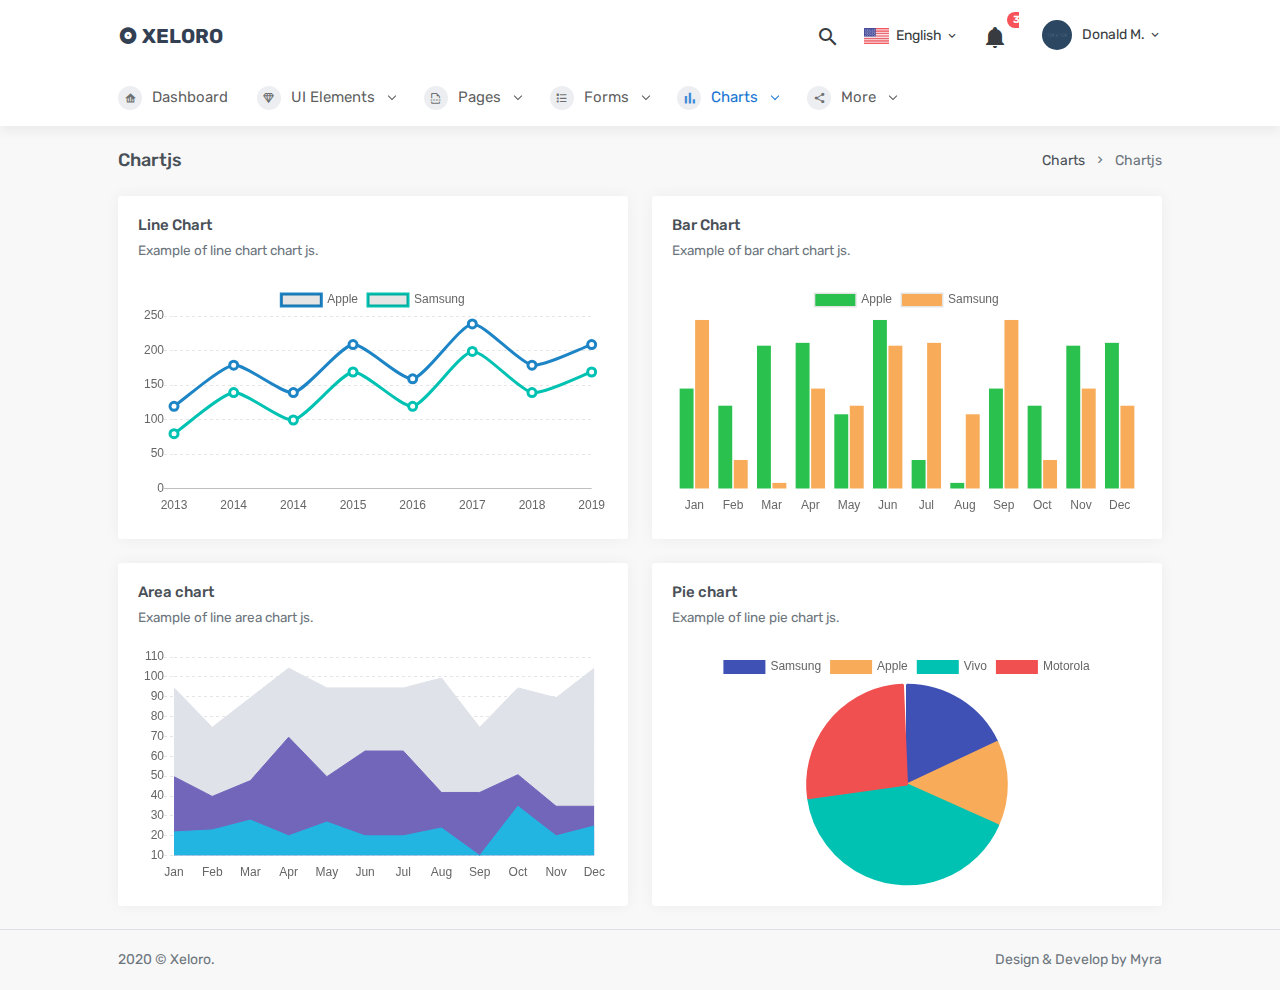
<file: plantilla/Admin/horizontal/charts-chartjs.html>
<!DOCTYPE html>
<html lang="en">

    <head>
        <meta charset="utf-8" />
        <title>Xeloro - Admin & Dashboard Template</title>
        <meta name="viewport" content="width=device-width, initial-scale=1, shrink-to-fit=no">
        <meta content="Premium Multipurpose Admin & Dashboard Template" name="description" />
        <meta content="MyraStudio" name="author" />
        <meta http-equiv="X-UA-Compatible" content="IE=edge" />

        <!-- App favicon -->
        <link rel="shortcut icon" href="assets/images/favicon.ico">

        <!-- App css -->
        <link href="assets/css/bootstrap.min.css" rel="stylesheet" type="text/css" />
        <link href="assets/css/icons.min.css" rel="stylesheet" type="text/css" />
        <link href="assets/css/theme.min.css" rel="stylesheet" type="text/css" />

    </head>

    <body>

         <!-- Begin page -->
         <div id="layout-wrapper">

            <div class="main-content">

                <header id="page-topbar">
                    <div class="navbar-header">
                        <!-- LOGO -->
                        <div class="navbar-brand-box d-flex align-items-left">
                            <a href="index.html" class="logo">
                                <i class="mdi mdi-album"></i>
                                <span>
                                    Xeloro
                                </span>
                            </a>

                            <button type="button" class="btn btn-sm mr-2 font-size-16 d-lg-none header-item waves-effect waves-light" data-toggle="collapse" data-target="#topnav-menu-content">
                                <i class="fa fa-fw fa-bars"></i>
                            </button>
                        </div>
        
                        <div class="d-flex align-items-center">
        
                            <div class="dropdown d-inline-block ml-2">
                                <button type="button" class="btn header-item noti-icon waves-effect waves-light" id="page-header-search-dropdown"
                                    data-toggle="dropdown" aria-haspopup="true" aria-expanded="false">
                                    <i class="mdi mdi-magnify"></i>
                                </button>
                                <div class="dropdown-menu dropdown-menu-lg dropdown-menu-right p-0"
                                    aria-labelledby="page-header-search-dropdown">
                                    
                                    <form class="p-3">
                                        <div class="form-group m-0">
                                            <div class="input-group">
                                                <input type="text" class="form-control" placeholder="Search ..." aria-label="Recipient's username">
                                                <div class="input-group-append">
                                                    <button class="btn btn-primary" type="submit"><i class="mdi mdi-magnify"></i></button>
                                                </div>
                                            </div>
                                        </div>
                                    </form>
                                </div>
                            </div>
        
                            <div class="dropdown d-inline-block">
                                <button type="button" class="btn header-item waves-effect waves-light"
                                    data-toggle="dropdown" aria-haspopup="true" aria-expanded="false">
                                    <img class="" src="assets/images/flags/us.jpg" alt="Header Language" height="16">
                                    <span class="d-none d-sm-inline-block ml-1">English</span>
                                    <i class="mdi mdi-chevron-down d-none d-sm-inline-block"></i>
                                </button>
                                <div class="dropdown-menu dropdown-menu-right">
                                    
                                    <!-- item-->
                                    <a href="javascript:void(0);" class="dropdown-item notify-item">
                                        <img src="assets/images/flags/spain.jpg" alt="user-image" class="mr-1" height="12"> <span class="align-middle">Spanish</span>
                                    </a>
        
                                    <!-- item-->
                                    <a href="javascript:void(0);" class="dropdown-item notify-item">
                                        <img src="assets/images/flags/germany.jpg" alt="user-image" class="mr-1" height="12"> <span class="align-middle">German</span>
                                    </a>
        
                                    <!-- item-->
                                    <a href="javascript:void(0);" class="dropdown-item notify-item">
                                        <img src="assets/images/flags/italy.jpg" alt="user-image" class="mr-1" height="12"> <span class="align-middle">Italian</span>
                                    </a>
        
                                    <!-- item-->
                                    <a href="javascript:void(0);" class="dropdown-item notify-item">
                                        <img src="assets/images/flags/russia.jpg" alt="user-image" class="mr-1" height="12"> <span class="align-middle">Russian</span>
                                    </a>
                                </div>
                            </div>
        
                            <div class="dropdown d-inline-block">
                                <button type="button" class="btn header-item noti-icon waves-effect waves-light" id="page-header-notifications-dropdown"
                                    data-toggle="dropdown" aria-haspopup="true" aria-expanded="false">
                                    <i class="mdi mdi-bell"></i>
                                    <span class="badge badge-danger badge-pill">3</span>
                                </button>
                                <div class="dropdown-menu dropdown-menu-lg dropdown-menu-right p-0"
                                    aria-labelledby="page-header-notifications-dropdown">
                                    <div class="p-3">
                                        <div class="row align-items-center">
                                            <div class="col">
                                                <h6 class="m-0"> Notifications </h6>
                                            </div>
                                            <div class="col-auto">
                                                <a href="#!" class="small"> View All</a>
                                            </div>
                                        </div>
                                    </div>
                                    <div data-simplebar style="max-height: 230px;">
                                        <a href="" class="text-reset notification-item">
                                            <div class="media">
                                                <img src="assets/images/users/avatar-2.jpg"
                                                    class="mr-3 rounded-circle avatar-xs" alt="user-pic">
                                                <div class="media-body">
                                                    <h6 class="mt-0 mb-1">Samuel Coverdale</h6>
                                                    <p class="font-size-12 mb-1">You have new follower on Instagram</p>
                                                    <p class="font-size-12 mb-0 text-muted"><i class="mdi mdi-clock-outline"></i> 2 min ago</p>
                                                </div>
                                            </div>
                                        </a>
                                        <a href="" class="text-reset notification-item">
                                            <div class="media">
                                                <div class="avatar-xs mr-3">
                                                    <span class="avatar-title bg-success rounded-circle">
                                                        <i class="mdi mdi-cloud-download-outline"></i>
                                                    </span>
                                                </div>
                                                <div class="media-body">
                                                    <h6 class="mt-0 mb-1">Download Available !</h6>
                                                    <p class="font-size-12 mb-1">Latest version of admin is now available. Please download here.</p>
                                                    <p class="font-size-12 mb-0 text-muted"><i class="mdi mdi-clock-outline"></i> 4 hours ago</p>
                                                </div>
                                            </div>
                                        </a>
                                        <a href="" class="text-reset notification-item">
                                            <div class="media">
                                                <img src="assets/images/users/avatar-3.jpg"
                                                    class="mr-3 rounded-circle avatar-xs" alt="user-pic">
                                                <div class="media-body">
                                                    <h6 class="mt-0 mb-1">Victoria Mendis</h6>
                                                    <p class="font-size-12 mb-1">Just upgraded to premium account.</p>
                                                    <p class="font-size-12 mb-0 text-muted"><i class="mdi mdi-clock-outline"></i> 1 day ago</p>
                                                </div>
                                            </div>
                                        </a>
                                    </div>
                                    <div class="p-2 border-top">
                                        <a class="btn btn-sm btn-light btn-block text-center" href="javascript:void(0)">
                                            <i class="mdi mdi-arrow-down-circle mr-1"></i> Load More..
                                        </a>
                                    </div>
                                </div>
                            </div>
        
                            <div class="dropdown d-inline-block ml-2">
                                <button type="button" class="btn header-item waves-effect waves-light"
                                    data-toggle="dropdown" aria-haspopup="true" aria-expanded="false">
                                    <img class="rounded-circle header-profile-user" src="assets/images/users/avatar-3.jpg"
                                        alt="Header Avatar">
                                    <span class="d-none d-sm-inline-block ml-1">Donald M.</span>
                                    <i class="mdi mdi-chevron-down d-none d-sm-inline-block"></i>
                                </button>
                                <div class="dropdown-menu dropdown-menu-right">
                                    <a class="dropdown-item d-flex align-items-center justify-content-between" href="javascript:void(0)">
                                        <span>Inbox</span>
                                        <span>
                                            <span class="badge badge-pill badge-info">3</span>
                                        </span>
                                    </a>
                                    <a class="dropdown-item d-flex align-items-center justify-content-between" href="javascript:void(0)">
                                        <span>Profile</span>
                                        <span>
                                            <span class="badge badge-pill badge-warning">1</span>
                                        </span>
                                    </a>
                                    <a class="dropdown-item d-flex align-items-center justify-content-between" href="javascript:void(0)">
                                        Settings
                                    </a>
                                    <a class="dropdown-item d-flex align-items-center justify-content-between" href="javascript:void(0)">
                                        <span>Lock Account</span>
                                    </a>
                                    <a class="dropdown-item d-flex align-items-center justify-content-between" href="javascript:void(0)">
                                        <span>Log Out</span>
                                    </a>
                                </div>
                            </div>
                            
                        </div>
                    </div>
                </header>

                <div class="topnav">
                    <div class="container-fluid">
                        <nav class="navbar navbar-light navbar-expand-lg topnav-menu">
                            
                            <div class="collapse navbar-collapse" id="topnav-menu-content">
                                <ul class="navbar-nav">
                                    <li class="nav-item">
                                        <a class="nav-link" href="index.html">
                                            <i class="mdi mdi-home-analytics"></i>Dashboard
                                        </a>
                                    </li>
                                
                                    <li class="nav-item dropdown">
                                        <a class="nav-link dropdown-toggle arrow-none" href="#" id="topnav-components" role="button" data-toggle="dropdown" aria-haspopup="true" aria-expanded="false">
                                            <i class="mdi mdi-diamond-stone"></i>UI Elements <div class="arrow-down"></div>
                                        </a>
                                        <div class="dropdown-menu" aria-labelledby="topnav-components">
                                            <a href="ui-buttons.html" class="dropdown-item">Buttons</a>
                                            <a href="ui-cards.html" class="dropdown-item">Cards</a>
                                            <a href="ui-carousel.html" class="dropdown-item">Carousel</a>
                                            <a href="ui-embeds.html" class="dropdown-item">Embeds</a>
                                            <a href="ui-general.html" class="dropdown-item">General</a>
                                            <a href="ui-grid.html" class="dropdown-item">Grid</a>
                                            <a href="ui-media-objects.html" class="dropdown-item">Media Objects</a>
                                            <a href="ui-modals.html" class="dropdown-item">Modals</a>
                                            <a href="ui-progressbars.html" class="dropdown-item">Progress Bars</a>
                                            <a href="ui-tabs.html" class="dropdown-item">Tabs</a>
                                            <a href="ui-typography.html" class="dropdown-item">Typography</a>
                                            <a href="ui-toasts.html" class="dropdown-item">Toasts</a>
                                            <a href="ui-tooltips-popovers.html" class="dropdown-item">Tooltips & Popovers</a>
                                            <a href="ui-scrollspy.html" class="dropdown-item">Scrollspy</a>
                                            <a href="ui-spinners.html" class="dropdown-item">Spinners</a>
                                            <a href="ui-sweetalerts.html" class="dropdown-item">Sweet Alerts</a>
                                        </div>
                                    </li>

                                    <li class="nav-item dropdown">
                                        <a class="nav-link dropdown-toggle arrow-none" href="#" id="topnav-pages" role="button" data-toggle="dropdown" aria-haspopup="true" aria-expanded="false">
                                            <i class="mdi mdi-format-page-break"></i>Pages <div class="arrow-down"></div>
                                        </a>
                                        <div class="dropdown-menu" aria-labelledby="topnav-pages">
                                            <div class="dropdown">
                                                <a class="dropdown-item dropdown-toggle arrow-none" href="#" id="topnav-auth" role="button" data-toggle="dropdown" aria-haspopup="true" aria-expanded="false">
                                                    Auth Pages <div class="arrow-down"></div>
                                                </a>
                                                <div class="dropdown-menu" aria-labelledby="topnav-auth">
                                                    <a href="auth-login.html" class="dropdown-item">Login</a>
                                                    <a href="auth-register.html" class="dropdown-item">Register</a>
                                                    <a href="auth-recoverpw.html" class="dropdown-item">Recover Password</a>
                                                    <a href="auth-lock-screen.html" class="dropdown-item">Lock Screen</a>
                                                    <a href="auth-404.html" class="dropdown-item">Error 404</a>
                                                    <a href="auth-500.html" class="dropdown-item">Error 500</a>
                                                </div>
                                            </div>
                                            <a href="pages-invoice.html" class="dropdown-item">Invoice</a>
                                            <a href="pages-starter.html" class="dropdown-item">Starter Page</a>
                                            <a href="pages-maintenance.html" class="dropdown-item">Maintenance</a>
                                            <a href="pages-faqs.html" class="dropdown-item">FAQs</a>
                                            <a href="pages-pricing.html" class="dropdown-item">Pricing</a>
                                        </div>
                                    </li>

                                   

                                    <li class="nav-item dropdown">
                                        <a class="nav-link dropdown-toggle arrow-none" href="#" id="topnav-forms" role="button" data-toggle="dropdown" aria-haspopup="true" aria-expanded="false">
                                            <i class="mdi mdi-format-list-bulleted-type"></i>Forms <div class="arrow-down"></div>
                                        </a>
                                        <div class="dropdown-menu" aria-labelledby="topnav-forms">
                                            <a href="forms-elements.html" class="dropdown-item">Elements</a>
                                            <a href="forms-plugins.html" class="dropdown-item">Plugins</a>
                                            <a href="forms-validation.html" class="dropdown-item">Validation</a>
                                            <a href="forms-mask.html" class="dropdown-item">Masks</a>
                                            <a href="forms-quilljs.html" class="dropdown-item">Quilljs</a>
                                            <a href="forms-uploads.html" class="dropdown-item">File Uploads</a>
                                        </div>
                                    </li>

                                    <li class="nav-item dropdown">
                                        <a class="nav-link dropdown-toggle arrow-none" href="#" id="topnav-charts" role="button" data-toggle="dropdown" aria-haspopup="true" aria-expanded="false">
                                            <i class="mdi mdi-poll"></i>Charts <div class="arrow-down"></div>
                                        </a>
                                        <div class="dropdown-menu" aria-labelledby="topnav-charts">
                                            <a href="charts-morris.html" class="dropdown-item">Morris</a>
                                            <a href="charts-google.html" class="dropdown-item">Google</a>
                                            <a href="charts-chartjs.html" class="dropdown-item">Chartjs</a>
                                            <a href="charts-sparkline.html" class="dropdown-item">Sparkline</a>
                                            <a href="charts-knob.html" class="dropdown-item">Jquery Knob</a>
                                        </div>
                                    </li>

                                    <li class="nav-item dropdown">
                                        <a class="nav-link dropdown-toggle arrow-none" href="#" id="topnav-more" role="button" data-toggle="dropdown" aria-haspopup="true" aria-expanded="false">
                                            <i class="mdi mdi-share-variant"></i>More <div class="arrow-down"></div>
                                        </a>
                                        <div class="dropdown-menu" aria-labelledby="topnav-more">
                                            <a href="calendar.html" class="dropdown-item">Calendar</a>
                                            <div class="dropdown">
                                                <a class="dropdown-item dropdown-toggle arrow-none" href="#" id="topnav-tables" role="button" data-toggle="dropdown" aria-haspopup="true" aria-expanded="false">
                                                    Tables <div class="arrow-down"></div>
                                                </a>
                                                <div class="dropdown-menu" aria-labelledby="topnav-tables">
                                                    <a href="tables-basic.html" class="dropdown-item">Basic Tables</a>
                                                    <a href="tables-datatables.html" class="dropdown-item">Data Tables</a>
                                                </div>
                                            </div>
                                            <div class="dropdown">
                                                <a class="dropdown-item dropdown-toggle arrow-none" href="#" id="topnav-icons" role="button" data-toggle="dropdown" aria-haspopup="true" aria-expanded="false">
                                                    Icons <div class="arrow-down"></div>
                                                </a>
                                                <div class="dropdown-menu" aria-labelledby="topnav-icons">
                                                    <a href="icons-feather.html" class="dropdown-item">Feather Icons</a>
                                                    <a href="icons-materialdesign.html" class="dropdown-item">Material Design</a>
                                                    <a href="icons-dripicons.html" class="dropdown-item">Dripicons</a>
                                                    <a href="icons-fontawesome.html" class="dropdown-item">Font awesome</a>
                                                </div>
                                            </div>
                                            <div class="dropdown">
                                                <a class="dropdown-item dropdown-toggle arrow-none" href="#" id="topnav-maps" role="button" data-toggle="dropdown" aria-haspopup="true" aria-expanded="false">
                                                    Maps <div class="arrow-down"></div>
                                                </a>
                                                <div class="dropdown-menu" aria-labelledby="topnav-maps">
                                                    <a href="maps-google.html" class="dropdown-item">Google Maps</a>
                                                    <a href="maps-vector.html" class="dropdown-item">Vector Maps</a>
                                                </div>
                                            </div>
                                        </div>
                                    </li>

                                </ul>
                            </div>
                        </nav>
                    </div>
                </div>                
                

                <div class="page-content">
                    <div class="container-fluid">
                        <!-- start page title -->
                        <div class="row">
                            <div class="col-12">
                                <div class="page-title-box d-flex align-items-center justify-content-between">
                                    <h4 class="mb-0 font-size-18">Chartjs</h4>
    
                                    <div class="page-title-right">
                                        <ol class="breadcrumb m-0">
                                            <li class="breadcrumb-item"><a href="javascript: void(0);">Charts</a></li>
                                            <li class="breadcrumb-item active">Chartjs</li>
                                        </ol>
                                    </div>
                                    
                                </div>
                            </div>
                        </div>     
                        <!-- end page title -->
    
                        <div class="row">
                            <div class="col-xl-6">
                                <div class="card">
                                    <div class="card-body">
                        
                                        <h4 class="card-title">Line Chart</h4>
                                        <p class="card-subtitle mb-4">Example of line chart chart js.</p>
    
                                        <canvas id="lineChart"></canvas>
                        
                                    </div> <!-- end card-body-->
                                </div> <!-- end card-->
                            </div> <!-- end col -->
                        
                            <div class="col-xl-6">
                                <div class="card">
                                    <div class="card-body">
                        
                                        <h4 class="card-title">Bar Chart</h4>
                                        <p class="card-subtitle mb-4">Example of bar chart chart js.</p>
    
                                        <canvas id="barChart"></canvas>
                        
                                    </div> <!-- end card-body-->
                                </div> <!-- end card-->
                            </div> <!-- end col -->
                        </div>
                        <!-- end row-->
    
                        <div class="row">
                            <div class="col-xl-6">
                                <div class="card">
                                    <div class="card-body">
                        
                                        <h4 class="card-title">Area chart</h4>
                                        <p class="card-subtitle mb-4">Example of line area chart js.</p>
    
                                        <canvas id="areaChart"></canvas>
                        
                                    </div> <!-- end card-body-->
                                </div> <!-- end card-->
                            </div> <!-- end col -->
                        
                            <div class="col-xl-6">
                                <div class="card">
                                    <div class="card-body">
                        
                                        <h4 class="card-title">Pie chart</h4>
                                        <p class="card-subtitle mb-4">Example of line pie chart js.</p>
    
                                        <canvas id="pieChart"></canvas>
                        
                                    </div> <!-- end card-body-->
                                </div> <!-- end card-->
                            </div> <!-- end col -->
                        </div>
                        <!-- end row-->

                        
                    </div> <!-- container-fluid -->
                </div>
                <!-- End Page-content -->

                <footer class="footer">
                    <div class="container-fluid">
                        <div class="row">
                            <div class="col-md-6">
                                <div class="text-center text-lg-left">
                                    2020 © Xeloro.
                                </div>
                            </div>
                            <div class="col-md-6">
                                <div class="text-right d-none d-lg-block">
                                    Design & Develop by Myra
                                </div>
                            </div>
                        </div>
                    </div>
                </footer>

            </div>
            <!-- end main content-->

        </div>
        <!-- END layout-wrapper -->


        <!-- jQuery  -->
        <script src="assets/js/jquery.min.js"></script>
        <script src="assets/js/bootstrap.bundle.min.js"></script>
        <script src="assets/js/waves.js"></script>
        <script src="assets/js/simplebar.min.js"></script>

        <!-- Chart Js-->
        <script src="../plugins/chart-js/chart.min.js"></script>

        <!-- Chart Custom Js-->
        <script src="assets/pages/chartjs-demo.js"></script>


        <!-- App js -->
        <script src="assets/js/theme.js"></script>

    </body>

</html>
</file>
<file: plantilla/Documentation/css/prettify.css>
/* Pretty printing styles. Used with prettify.js.
 *
 * This version is slight modified based on the original version.
 *
 * Name:	Stanley Ng
 * Email: 	stanleyhlng@googlegroups.com
 * 
 * Reference:
 * http://code.google.com/p/google-code-prettify/source/browse/trunk/src/prettify.css
 */
.pln {
  color: #48484C; }

.str {
  color: #DD1144; }

.kwd {
  color: #1E347B; }

.com {
  color: #93A1A1; }

.typ {
  color: teal; }

.lit {
  color: #195F91; }

.pun {
  color: #93A1A1; }

.opn {
  color: #93A1A1; }

.clo {
  color: #93A1A1; }

.tag {
  color: #008; }

.atn {
  color: teal; }

.atv {
  color: #DD1144; }

.dec {
  color: teal; }

.var {
  color: teal; }

.fun {
  color: #DC322F; }

/* Put a border around prettyprinted code snippets. */
pre.prettyprint {
  background-color: #F7F7F9;
  padding: 10px;
  border: 1px solid #E1E1E8; }

pre.prettyprint.linenums {
  box-shadow: 40px 0 0 #FBFBFC inset, 41px 0 0 #ECECF0 inset; }

/* Specify class=linenums on a pre to get line numbering */
ol.linenums {
  color: #1E347B;
  margin: 0 0 0 40px; }

ol.linenums li {
  color: #BEBEC5;
  line-height: 18px;
  padding-left: 12px;
  text-shadow: 0 1px 0 #FFFFFF; }

li.L0,
li.L1,
li.L2,
li.L3,
li.L5,
li.L6,
li.L7,
li.L8 {
  list-style-type: normal; }

/* Alternate shading for lines */
li.L1,
li.L3,
li.L5,
li.L7,
li.L9 {
  background: #eee; }
</file>
<file: plantilla/Documentation/css/styles.css>
body {
  font-family: 'Roboto', sans-serif;
  font-weight: 400;
  color: #666;
  background-color: #edf0f0;
  font-size: 14px;
  line-height: 22px;
  overflow-x:hidden;
}
a {
  color: inherit;
}
a:hover,
a:focus {
  color: #317eeb;
  outline: none;
  text-decoration: none;
}

.p-t-20 {
	padding-top: 2em;
}

.p-t-50 {
  padding-top: 5em;
}
.list-none {
  list-style: none;
}

.navbar-default {
	border: none;
  margin-bottom: 0px;
  background-color: #343d46;
  border-radius: 0px;
	padding-top: 4px;
	padding-bottom: 4px;
}

.navbar-brand {
	height: auto;
	font-weight: 700;
	font-size: 20px;
  color: #fff !important;
  display: block;
  float: none;
  text-align: center;
}

.bg-dark {
  background-color: #0c1021;
}

.alert-success {
    color: #01ba9a;
    border: 0;
    background-color: rgba(1,186,154,.15);
}

.copy {
  padding-top: 20px;
}

/* Toggle Styles */


/* this css is taken from Start Bootstrap - Simple Sidebar HTML Template (http://startbootstrap.com) */
#wrapper {
    padding-left: 0;
    -webkit-transition: all 0.5s ease;
    -moz-transition: all 0.5s ease;
    -o-transition: all 0.5s ease;
    transition: all 0.5s ease;
}

#sidebar-wrapper {
    background: #ffffff;
    box-shadow: 0 1px 3px rgba(0, 0, 0, 0.15);
    z-index: 1000;
    position: fixed;
    left: 250px;
    width: 0;
    height: 100%;
    overflow-y: auto;
    -webkit-transition: all 0.5s ease;
    -moz-transition: all 0.5s ease;
    -o-transition: all 0.5s ease;
    transition: all 0.5s ease;
}

#wrapper.toggled #sidebar-wrapper {
    width: 250px;
}

#page-content-wrapper {
    width: 100%;
    position: absolute;
    padding: 15px;
    top: 70px;
}

#wrapper.toggled #page-content-wrapper {
    position: absolute;
    margin-right: -250px;
}

/* Sidebar Styles */

.sidebar-nav {
    position: absolute;
    top: 0;
    width: 250px;
    margin: 0;
    padding: 0;
    list-style: none;
    top: 2em;
}

.sidebar-nav li {
    text-indent: 20px;
    line-height: 40px;
}

.sidebar-nav li a {
    display: block;
    text-decoration: none;
    color: #444;
}

.sidebar-nav li a:hover {
    text-decoration: none;
    color: #111;
    background: rgba(0,0,0,0.05);
}

.sidebar-nav li a:active,
.sidebar-nav li a:focus {
    text-decoration: none;
}

.sidebar-nav > .sidebar-brand {
    height: 65px;
    font-size: 18px;
    line-height: 60px;
}

.sidebar-nav > .sidebar-brand a {
    color: #999999;
}

.sidebar-nav > .sidebar-brand a:hover {
    color: #fff;
    background: none;
}

@media(min-width:768px) {
  
    #wrapper.toggled {
        padding-left: 0;
    }

    #sidebar-wrapper {
        width: 250px;
    }

    #wrapper.toggled #sidebar-wrapper {
        width: 0;
    }

    #page-content-wrapper {
        padding: 20px;
        position: relative;
    }

    #wrapper.toggled #page-content-wrapper {
        position: relative;
        margin-right: 0;
    }
}

/* right bar */
.right-bar {
  background-color: #fff;
  padding: 10px 30px;
  font-size: 15px;
}

.page-header {
  padding-bottom: 9px;
  margin: 40px 0 20px;
  border-bottom: 1px solid #eee;
  font-weight: 500;
}

#plugin-list li,#plugin-list li a {
  font-size: 15px;
}

b, strong {
  font-weight: 500;
}

.navbar-header {
  float: none;
}

.credit-list li{
  padding: 5px 0;
}

.title-main {
  margin-top: 50px;
}
</file>
<file: plantilla/Admin/horizontal/assets/css/theme.min.css>
@import url("https://fonts.googleapis.com/css?family=Rubik:300,400,500,700&display=swap");.topnav{background:#fff;padding:0 calc(24px / 2);-webkit-box-shadow:0px 6px 10px 0 rgba(0,0,0,0.05);box-shadow:0px 6px 10px 0 rgba(0,0,0,0.05)}.topnav .topnav-menu{margin:0;padding:0}.topnav .navbar-nav .nav-link{font-size:.9375rem;position:relative;padding:1rem 0.9rem}.topnav .navbar-nav .nav-link i{display:inline-block;line-height:24px;height:24px;width:24px;background-color:#e9ecef;text-align:center;border-radius:50%;margin-right:10px;font-size:13px;opacity:0.85}@media (min-width: 1200px){.container-fluid{max-width:85%}}@media (min-width: 992px){.topnav .navbar-nav .nav-item:first-of-type .nav-link{padding-left:0}.topnav .dropdown-item{padding:.5rem 1.5rem;min-width:180px}.topnav .dropdown .dropdown-menu{margin-top:0;border-radius:0 0 .2rem .2rem}.topnav .dropdown .dropdown-menu .arrow-down::after{right:15px;-webkit-transform:rotate(-135deg) translateY(-50%);transform:rotate(-135deg) translateY(-50%);position:absolute}.topnav .dropdown .dropdown-menu .dropdown .dropdown-menu{position:absolute;top:0;left:100%;display:none}.topnav .dropdown:hover>.dropdown-menu{display:block}.topnav .dropdown:hover>.dropdown-menu>.dropdown:hover>.dropdown-menu{display:block}.navbar-toggle{display:none}}.arrow-down{display:inline-block}.arrow-down:after{border-color:initial;border-style:solid;border-width:0 0 1px 1px;content:"";height:.4em;display:inline-block;right:5px;top:50%;margin-left:10px;-webkit-transform:rotate(-45deg) translateY(-50%);transform:rotate(-45deg) translateY(-50%);-webkit-transform-origin:top;transform-origin:top;-webkit-transition:all .3s ease-out;transition:all .3s ease-out;width:.4em}@media (max-width: 1199.98px){.topnav-menu .navbar-nav li:last-of-type .dropdown .dropdown-menu{right:100%;left:auto}}@media (max-width: 991.98px){.topnav{max-height:360px;overflow-y:auto}.topnav .navbar-nav .nav-link{padding:0.75rem 1.1rem}.topnav .dropdown .dropdown-menu{background-color:transparent;border:none;-webkit-box-shadow:none;box-shadow:none;padding-left:15px}.topnav .dropdown .dropdown-item{position:relative;background-color:transparent}.topnav .dropdown .dropdown-item.active,.topnav .dropdown .dropdown-item:active{color:#1976d2}.topnav .arrow-down::after{right:15px;position:absolute}}#page-topbar{top:0;right:0;left:0;z-index:999;background-color:#fff;padding:0 calc(24px / 2)}.navbar-header{display:-webkit-box;display:-ms-flexbox;display:flex;-ms-flex-pack:justify;-webkit-box-pack:justify;justify-content:space-between;-webkit-box-align:center;-ms-flex-align:center;align-items:center;margin:0 auto;height:70px}.navbar-header .dropdown.show .header-item{background-color:rgba(255,255,255,0.15)}@media (min-width: 1200px){.navbar-header{max-width:85%}}.navbar-brand-box{padding-left:calc(24px / 2);text-align:center}.logo{line-height:70px;color:#334053 !important;font-size:20px;text-transform:uppercase;font-weight:700}.logo span{vertical-align:middle}.page-title-box{padding-bottom:24px}.page-title-box .breadcrumb{background-color:transparent;padding:0}@media (max-width: 992px){.navbar-brand-box{padding-left:0}.logo{padding-right:15px}.logo span{display:none}.logo i{display:inline-block}}.page-content{padding:24px calc(24px / 2) 60px calc(24px / 2)}.header-item{height:70px;-webkit-box-shadow:none !important;box-shadow:none !important;color:#383c40;border:0}.header-item:hover{color:#383c40}.header-profile-user{height:36px;width:36px;background-color:rgba(255,255,255,0.5);padding:3px}.noti-icon i{font-size:24px;color:#383c40}.noti-icon .badge{position:absolute;top:12px}.notification-item .media{padding:0.75rem 1rem}.notification-item .media:hover{background-color:#f8f9fa}.footer{border-top:1px solid #dee2e6;bottom:0;padding:19px 12px 20px;position:absolute;right:0;color:#6c757d;left:0}.avatar-xs{height:2rem;width:2rem}.avatar-sm{height:3rem;width:3rem}.avatar-md{height:4.5rem;width:4.5rem}.avatar-lg{height:6rem;width:6rem}.avatar-xl{height:7.5rem;width:7.5rem}.avatar-title{-webkit-box-align:center;-ms-flex-align:center;align-items:center;background-color:#1976d2;color:#fff;display:-webkit-box;display:-ms-flexbox;display:flex;font-weight:700;height:100%;-webkit-box-pack:center;-ms-flex-pack:center;justify-content:center;width:100%}.font-family-secondary{font-family:"Rubik",sans-serif}.font-size-12{font-size:12px !important}.font-size-13{font-size:13px !important}.font-size-14{font-size:14px !important}.font-size-15{font-size:15px !important}.font-size-16{font-size:16px !important}.font-size-17{font-size:17px !important}.font-size-18{font-size:18px !important}.font-size-20{font-size:20px !important}.font-size-22{font-size:22px !important}.social-list-item{height:2rem;width:2rem;line-height:calc(2rem - 2px);display:block;border:1px solid #747a80;border-radius:50%;color:#747a80;text-align:center}.scrollspy-example{position:relative;height:200px;margin-top:.5rem;overflow:auto}.icons-list{color:#6c757d}.icons-list div{cursor:pointer;line-height:45px;white-space:nowrap;text-overflow:ellipsis;display:block;overflow:hidden;text-align:center}.icons-list i{font-size:22px;line-height:30px;display:block}.button-examples{margin-left:-5px;margin-bottom:-10px}.button-examples .btn{margin-bottom:10px;margin-left:5px}@media print{.left-side-menu,.page-title-box,.navbar-header,.footer{display:none !important}.card-body,.page-content,body{padding:0 !important;margin:0}}[data-simplebar]{position:relative;-webkit-box-orient:vertical;-webkit-box-direction:normal;-ms-flex-direction:column;flex-direction:column;-ms-flex-wrap:wrap;flex-wrap:wrap;-webkit-box-pack:start;-ms-flex-pack:start;justify-content:flex-start;-ms-flex-line-pack:start;align-content:flex-start;-webkit-box-align:start;-ms-flex-align:start;align-items:flex-start}.simplebar-wrapper{overflow:hidden;width:inherit;height:inherit;max-width:inherit;max-height:inherit}.simplebar-mask{direction:inherit;position:absolute;overflow:hidden;padding:0;margin:0;left:0;top:0;bottom:0;right:0;width:auto !important;height:auto !important;z-index:0}.simplebar-offset{direction:inherit !important;-webkit-box-sizing:inherit !important;box-sizing:inherit !important;resize:none !important;position:absolute;top:0;left:0;bottom:0;right:0;padding:0;margin:0;-webkit-overflow-scrolling:touch}.simplebar-content-wrapper{direction:inherit;-webkit-box-sizing:border-box !important;box-sizing:border-box !important;position:relative;display:block;height:100%;width:auto;visibility:visible;overflow:auto;max-width:100%;max-height:100%}.simplebar-content:before,.simplebar-content:after{content:' ';display:table}.simplebar-placeholder{max-height:100%;max-width:100%;width:100%;pointer-events:none}.simplebar-height-auto-observer-wrapper{-webkit-box-sizing:inherit !important;box-sizing:inherit !important;height:100%;width:100%;max-width:1px;position:relative;float:left;max-height:1px;overflow:hidden;z-index:-1;padding:0;margin:0;pointer-events:none;-webkit-box-flex:inherit;-ms-flex-positive:inherit;flex-grow:inherit;-ms-flex-negative:0;flex-shrink:0;-ms-flex-preferred-size:0;flex-basis:0}.simplebar-height-auto-observer{-webkit-box-sizing:inherit;box-sizing:inherit;display:block;opacity:0;position:absolute;top:0;left:0;height:1000%;width:1000%;min-height:1px;min-width:1px;overflow:hidden;pointer-events:none;z-index:-1}.simplebar-track{z-index:1;position:absolute;right:0;bottom:0;pointer-events:none;overflow:hidden}[data-simplebar].simplebar-dragging .simplebar-track{pointer-events:all}.simplebar-scrollbar{position:absolute;right:2px;width:4px;min-height:10px}.simplebar-scrollbar:before{position:absolute;content:'';background:#a2adb7;border-radius:3px;left:0;right:0;opacity:0;-webkit-transition:opacity 0.2s linear;transition:opacity 0.2s linear}.simplebar-track .simplebar-scrollbar.simplebar-visible:before{opacity:0.5;-webkit-transition:opacity 0s linear;transition:opacity 0s linear}.simplebar-track.simplebar-vertical{top:0;width:11px}.simplebar-track.simplebar-vertical .simplebar-scrollbar:before{top:2px;bottom:2px}.simplebar-track.simplebar-horizontal{left:0;height:11px}.simplebar-track.simplebar-horizontal .simplebar-scrollbar:before{height:100%;left:2px;right:2px}.simplebar-track.simplebar-horizontal .simplebar-scrollbar{right:auto;left:0;top:2px;height:7px;min-height:0;min-width:10px;width:auto}[data-simplebar-direction='rtl'] .simplebar-track.simplebar-vertical{right:auto;left:0}.hs-dummy-scrollbar-size{direction:rtl;position:fixed;opacity:0;visibility:hidden;height:500px;width:500px;overflow-y:hidden;overflow-x:scroll}.custom-scroll{height:100%}.swal2-modal{font-family:"Rubik",sans-serif;-webkit-box-shadow:0 10px 33px rgba(0,0,0,0.1);box-shadow:0 10px 33px rgba(0,0,0,0.1)}.swal2-modal .swal2-title{font-size:24px}.swal2-modal .swal2-content{font-size:16px}.swal2-modal .swal2-spacer{margin:10px 0}.swal2-modal .swal2-file,.swal2-modal .swal2-input,.swal2-modal .swal2-textarea{border:2px solid #dee2e6;font-size:16px;-webkit-box-shadow:none;box-shadow:none}.swal2-modal .swal2-confirm.btn-confirm{background-color:#1976d2 !important;font-size:.875rem}.swal2-modal .swal2-cancel.btn-cancel{background-color:#f85359 !important;font-size:.875rem}.swal2-modal .swal2-styled:focus{-webkit-box-shadow:none !important;box-shadow:none !important}.swal2-icon.swal2-question{color:#1976d2;border-color:#1976d2}.swal2-icon.swal2-success{border-color:#09c199}.swal2-icon.swal2-success .line,.swal2-icon.swal2-success [class^=swal2-success-line][class$=long],.swal2-icon.swal2-success [class^=swal2-success-line]{background-color:#09c199}.swal2-icon.swal2-success .placeholder,.swal2-icon.swal2-success .swal2-success-ring{border-color:#09c199}.swal2-icon.swal2-warning{color:#f7981c;border-color:#f7981c}.swal2-icon.swal2-error{border-color:#f85359}.swal2-icon.swal2-error .line{background-color:#f85359}.swal2-icon.swal2-info{color:#1991eb;border-color:#1991eb}.swal2-icon.swal2-info{border-color:#1991eb}.swal2-icon.swal2-info .line{background-color:#1991eb}.swal2-modal .swal2-file:focus,.swal2-modal .swal2-input:focus,.swal2-modal .swal2-textarea:focus{outline:0;border:2px solid #1976d2}.swal2-container.swal2-shown{background-color:rgba(51,64,83,0.5)}.morris-chart text{font-family:"Rubik",sans-serif !important}.morris-hover{position:absolute;z-index:10}.morris-hover.morris-default-style{font-size:12px;text-align:center;border-radius:5px;padding:10px 12px;background:#334053;color:#fff;font-family:"Rubik",sans-serif}.morris-hover.morris-default-style .morris-hover-row-label{font-weight:bold;margin:0.25em 0;font-family:"Rubik",sans-serif}.morris-hover.morris-default-style .morris-hover-point{white-space:nowrap;margin:0.1em 0;color:#fff}.jqstooltip{-webkit-box-sizing:content-box;box-sizing:content-box;width:auto !important;height:auto !important;background-color:#334053 !important;-webkit-box-shadow:0 4px 18px rgba(0,0,0,0.11);box-shadow:0 4px 18px rgba(0,0,0,0.11);padding:5px 10px !important;border-radius:3px;border-color:#334053 !important}.jqsfield{color:#fff !important;font-size:12px !important;line-height:18px !important;font-family:"Rubik",sans-serif !important;font-weight:500 !important}[data-plugin="knob"]{font-family:"Rubik",sans-serif !important;font-weight:500 !important}.dataTables_wrapper.container-fluid{padding:0}table.dataTable{border-collapse:collapse !important;margin-bottom:15px !important}table.dataTable tbody>tr.selected,table.dataTable tbody>tr>.selected{background-color:#1976d2}table.dataTable tbody>tr.selected td,table.dataTable tbody>tr>.selected td{border-color:#1976d2}table.dataTable tbody td:focus{outline:none !important}table.dataTable tbody th.focus,table.dataTable tbody td.focus{outline:2px solid #1976d2 !important;outline-offset:-1px;color:#1976d2;background-color:rgba(25,118,210,0.15)}.dataTables_info{font-weight:500}table.dataTable.dtr-inline.collapsed>tbody>tr[role=row]>td:first-child:before,table.dataTable.dtr-inline.collapsed>tbody>tr[role=row]>th:first-child:before{-webkit-box-shadow:0 4px 18px rgba(0,0,0,0.11);box-shadow:0 4px 18px rgba(0,0,0,0.11);background-color:#09c199;top:.75rem}table.dataTable.dtr-inline.collapsed>tbody>tr.parent>td:first-child:before,table.dataTable.dtr-inline.collapsed>tbody>tr.parent>th:first-child:before{background-color:#f85359;top:.75rem}div.dt-button-info{background-color:#1976d2;border:none;color:#fff;-webkit-box-shadow:none;box-shadow:none;border-radius:3px;text-align:center;z-index:21}div.dt-button-info h2{border-bottom:none;background-color:rgba(255,255,255,0.2);color:#fff}@media (max-width: 767.98px){li.paginate_button.previous,li.paginate_button.next{display:inline-block;font-size:1.5rem}li.paginate_button{display:none}.dataTables_paginate ul{text-align:center;display:block;margin:1rem 0 0 !important}div.dt-buttons{display:inline-table;margin-bottom:1rem}}.activate-select .sorting_1{background-color:#f8f9fa}.calendar{float:left;margin-bottom:0}.none-border .modal-footer{border-top:none}.fc-toolbar{margin-bottom:5px}.fc-toolbar h2{font-size:16px;font-weight:600;line-height:30px;text-transform:uppercase}.fc-day{background:#fff}.fc-toolbar .fc-state-active,.fc-toolbar .ui-state-active,.fc-toolbar button:focus,.fc-toolbar button:hover,.fc-toolbar .ui-state-hover{z-index:0}.fc-widget-header{border:1px solid #ced4da;background-color:#e9ecef}.fc-widget-content{border:1px solid #ced4da}.fc th.fc-widget-header{font-size:14px;line-height:20px;padding:10px 0;font-weight:600;text-transform:uppercase}.fc-button{background:#fff;border:1px solid #ced4da;color:#495057;text-transform:capitalize}.fc-text-arrow{font-family:arial;font-size:16px}.fc-state-hover{background:#ced4da}.fc-state-highlight{background:#f0f0f0}.fc-cell-overlay{background:#f0f0f0}.fc-unthemed .fc-today{background:#fff}.fc-event{border-radius:3px;border:none;cursor:move;font-size:13px;margin:5px 0;padding:5px 10px;background-color:#a9cff5;color:#1976d2 !important;border-left:3px solid #1976d2}.fc-event.ui-draggable{padding:10px}.external-event{color:#fff;cursor:move;margin:10px 0;padding:6px 10px}.fc-basic-view td.fc-week-number span{padding-right:5px}.fc-basic-view td.fc-day-number{padding-right:5px}@media (max-width: 767.98px){.fc-toolbar .fc-left,.fc-toolbar .fc-right,.fc-toolbar .fc-center{float:none;display:block;clear:both;margin:10px 0}.fc .fc-toolbar>*>*{float:none}.fc-today-button{display:none}}.gmaps{height:450px;width:100%;border:0}.gmaps-dark{-webkit-filter:grayscale(100%);-moz-filter:grayscale(100%);-ms-filter:grayscale(100%);-o-filter:grayscale(100%);filter:grayscale(100%)}.jvectormap-tip{border:none;background:#343a40;color:#f8f9fa;font-family:"Rubik",sans-serif;font-size:.875rem;padding:5px 8px}.select2-container .select2-selection--single{border:1px solid #ced4da;height:35px;outline:none}.select2-container .select2-selection--single .select2-selection__rendered{line-height:33px;padding-left:12px}.select2-container .select2-selection--single .select2-selection__arrow{height:34px;width:34px;right:3px}.select2-container .select2-selection--single .select2-selection__arrow b{border-color:#bdc6cf transparent transparent transparent;border-width:6px 6px 0 6px}.select2-container--open .select2-selection--single .select2-selection__arrow b{border-color:transparent transparent #bdc6cf transparent !important;border-width:0 6px 6px 6px !important}.select2-results__option{padding:6px 12px}.select2-dropdown{border:none;-webkit-box-shadow:0 4px 18px rgba(0,0,0,0.11);box-shadow:0 4px 18px rgba(0,0,0,0.11)}.select2-container--default .select2-search--dropdown{padding:10px;background-color:#f8f9fa}.select2-container--default .select2-search--dropdown .select2-search__field{border:1px solid #dadfe4;outline:none}.select2-container--default .select2-results__option--highlighted[aria-selected]{background-color:#1976d2}.select2-container--default .select2-results__option[aria-selected=true]{background-color:#e9ecef;color:#334053}.select2-container--default .select2-results__option[aria-selected=true]:hover{background-color:#1976d2;color:#fff}.select2-container .select2-selection--multiple{min-height:35px;border:1px solid #ced4da !important}.select2-container .select2-selection--multiple .select2-selection__rendered{padding:1px 10px}.select2-container .select2-selection--multiple .select2-search__field{border:0}.select2-container .select2-selection--multiple .select2-selection__choice{background-color:#1976d2;border:none;color:#fff;border-radius:3px;padding:0 7px;margin-top:7px}.select2-container .select2-selection--multiple .select2-selection__choice__remove{color:#fff;margin-right:5px}.select2-container .select2-selection--multiple .select2-selection__choice__remove:hover{color:#fff}.datepicker{padding:10px !important}.datepicker td,.datepicker th{width:30px;height:30px;border-radius:50%}.datepicker table tr td.active.active,.datepicker table tr td.active.disabled,.datepicker table tr td.active.disabled.active,.datepicker table tr td.active.disabled.disabled,.datepicker table tr td.active.disabled:active,.datepicker table tr td.active.disabled:hover,.datepicker table tr td.active.disabled:hover.active,.datepicker table tr td.active.disabled:hover.disabled,.datepicker table tr td.active.disabled:hover:active,.datepicker table tr td.active.disabled:hover:hover,.datepicker table tr td .active.disabled:hover[disabled],.datepicker table tr td .active.disabled[disabled],.datepicker table tr td .active:active,.datepicker table tr td .active:hover,.datepicker table tr td .active:hover.active,.datepicker table tr td .active:hover.disabled,.datepicker table tr td .active:hover:active,.datepicker table tr td .active:hover:hover,.datepicker table tr td .active:hover[disabled],.datepicker table tr td .active[disabled],.datepicker table tr td span.active.active,.datepicker table tr td span.active.disabled,.datepicker table tr td span.active.disabled.active,.datepicker table tr td span.active.disabled.disabled,.datepicker table tr td span.active.disabled:active,.datepicker table tr td span.active.disabled:hover,.datepicker table tr td span.active.disabled:hover.active,.datepicker table tr td span.active.disabled:hover.disabled,.datepicker table tr td span.active.disabled:hover:active,.datepicker table tr td span.active.disabled:hover:hover,.datepicker table tr td span.active.disabled:hover[disabled],.datepicker table tr td span.active.disabled[disabled],.datepicker table tr td span.active:active,.datepicker table tr td span.active:hover,.datepicker table tr td span.active:hover.active,.datepicker table tr td span.active:hover.disabled,.datepicker table tr td span.active:hover:active,.datepicker table tr td span.active:hover:hover,.datepicker table tr td span.active:hover[disabled],.datepicker table tr td span.active[disabled],.datepicker table tr td.today,.datepicker table tr td.today.disabled,.datepicker table tr td.today.disabled:hover,.datepicker table tr td.today:hover{background-color:#1976d2 !important;background-image:none !important;color:#fff}.datepicker table tr td.day.focused,.datepicker table tr td.day:hover,.datepicker table tr td span.focused,.datepicker table tr td span:hover{background:#e9ecef}.datepicker table tr td.new,.datepicker table tr td.old,.datepicker table tr td span.new,.datepicker table tr td span.old{color:#495057;opacity:0.4}.datepicker .datepicker-switch:hover,.datepicker .next:hover,.datepicker .prev:hover,.datepicker tfoot tr th:hover{background:#e9ecef}.datepicker .datepicker-switch:hover{background:none}.datepicker-dropdown:after{border-bottom:6px solid #fff}.datepicker-dropdown:before{border-bottom-color:#e9ecef}.datepicker-dropdown.datepicker-orient-top:before{border-top:7px solid #e9ecef}.datepicker-dropdown.datepicker-orient-top:after{border-top:6px solid #fff}.daterangepicker{font-family:"Rubik",sans-serif;border:0 solid #e9ecef;-webkit-box-shadow:0 4px 18px rgba(0,0,0,0.11);box-shadow:0 4px 18px rgba(0,0,0,0.11);background-color:#fff}.daterangepicker .calendar-table{border:1px solid #fff;background-color:#fff}.daterangepicker .calendar-table td,.daterangepicker .calendar-table th{color:#6c757d}.daterangepicker .calendar-table .next span,.daterangepicker .calendar-table .prev span{border-color:#747a80}.daterangepicker td.in-range{background-color:#edeff1;color:#495057}.daterangepicker td.off,.daterangepicker td.off.end-date,.daterangepicker td.off.in-range,.daterangepicker td.off.start-date{background-color:#fff;color:#334053;opacity:0.5}.daterangepicker td.active,.daterangepicker td.active:hover{background-color:#1976d2;color:#fff}.daterangepicker td.available:hover,.daterangepicker th.available:hover{background-color:#1976d2;color:#fff}.daterangepicker:after{border-bottom:6px solid #fff}.daterangepicker:before{border-bottom:7px solid #e9ecef}.daterangepicker .ranges li.active{background-color:#1976d2}.daterangepicker .ranges li:hover{background-color:#f8f9fa}.daterangepicker .drp-buttons{border-top:1px solid #e9ecef}.daterangepicker select.ampmselect,.daterangepicker select.hourselect,.daterangepicker select.minuteselect,.daterangepicker select.secondselect{background:#fff;border:1px solid #fff;color:#fff}.daterangepicker.show-ranges .drp-calendar.left{border-left:1px solid #e9ecef}/*!
 * Waves v0.7.6
 * http://fian.my.id/Waves 
 * 
 * Copyright 2014-2018 Alfiana E. Sibuea and other contributors 
 * Released under the MIT license 
 * https://github.com/fians/Waves/blob/master/LICENSE */.waves-effect{position:relative;cursor:pointer;display:inline-block;overflow:hidden;-webkit-user-select:none;-moz-user-select:none;-ms-user-select:none;user-select:none;-webkit-tap-highlight-color:transparent}.waves-effect .waves-ripple{position:absolute;border-radius:50%;width:100px;height:100px;margin-top:-50px;margin-left:-50px;opacity:0;background:rgba(0,0,0,0.2);background:radial-gradient(rgba(0,0,0,0.2) 0, rgba(0,0,0,0.3) 40%, rgba(0,0,0,0.4) 50%, rgba(0,0,0,0.5) 60%, rgba(255,255,255,0) 70%);-webkit-transition:all 0.5s ease-out;transition:all 0.5s ease-out;-webkit-transition-property:-webkit-transform, opacity;-webkit-transition-property:opacity, -webkit-transform;transition-property:opacity, -webkit-transform;transition-property:transform, opacity;transition-property:transform, opacity, -webkit-transform;-webkit-transform:scale(0) translate(0, 0);transform:scale(0) translate(0, 0);pointer-events:none}.waves-effect.waves-light .waves-ripple{background:rgba(255,255,255,0.4);background:radial-gradient(rgba(255,255,255,0.2) 0, rgba(255,255,255,0.3) 40%, rgba(255,255,255,0.4) 50%, rgba(255,255,255,0.5) 60%, rgba(255,255,255,0) 70%)}.waves-effect.waves-classic .waves-ripple{background:rgba(0,0,0,0.2)}.waves-effect.waves-classic.waves-light .waves-ripple{background:rgba(255,255,255,0.4)}.waves-notransition{-webkit-transition:none !important;transition:none !important}.waves-button,.waves-circle{-webkit-transform:translateZ(0);transform:translateZ(0);-webkit-mask-image:-webkit-radial-gradient(circle, white 100%, black 100%)}.waves-button,.waves-button:hover,.waves-button:visited,.waves-button-input{white-space:nowrap;vertical-align:middle;cursor:pointer;border:none;outline:none;color:inherit;background-color:rgba(0,0,0,0);font-size:1em;line-height:1em;text-align:center;text-decoration:none;z-index:1}.waves-button{padding:0.85em 1.1em;border-radius:0.2em}.waves-button-input{margin:0;padding:0.85em 1.1em}.waves-input-wrapper{border-radius:0.2em;vertical-align:bottom}.waves-input-wrapper.waves-button{padding:0}.waves-input-wrapper .waves-button-input{position:relative;top:0;left:0;z-index:1}.waves-circle{text-align:center;width:2.5em;height:2.5em;line-height:2.5em;border-radius:50%}.waves-float{-webkit-mask-image:none;-webkit-box-shadow:0px 1px 1.5px 1px rgba(0,0,0,0.12);box-shadow:0px 1px 1.5px 1px rgba(0,0,0,0.12);-webkit-transition:all 300ms;transition:all 300ms}.waves-float:active{-webkit-box-shadow:0px 8px 20px 1px rgba(0,0,0,0.3);box-shadow:0px 8px 20px 1px rgba(0,0,0,0.3)}.waves-block{display:block}.bg-login{background:url("../images/bg-login.jpg");background-position:center;background-size:cover}.bg-register{background:url("../images/bg-register.jpg");background-position:center;background-size:cover}.card-pricing{position:relative;border-radius:10px}.card-pricing .card-pricing-icon{font-size:22px;-webkit-box-shadow:0 4px 18px rgba(0,0,0,0.11);box-shadow:0 4px 18px rgba(0,0,0,0.11);height:60px;display:inline-block;width:60px;line-height:60px;border-radius:50%}.card-pricing .card-pricing-features{color:#6c757d;list-style:none;margin:0;padding:20px 0 0 0}.card-pricing .card-pricing-features li{padding:15px}
/*# sourceMappingURL=theme.min.css.map */
</file>
<file: plantilla/Admin/vertical/assets/css/theme.min.css>
@import url("https://fonts.googleapis.com/css?family=Poppins:300,500,600,700|Roboto:400,500&display=swap");@import url("https://fonts.googleapis.com/css?family=Rubik:300,400,500,700&display=swap");.metismenu{margin:0}.metismenu li{display:block;width:100%}.metismenu .mm-collapse{display:none}.metismenu .mm-collapse:not(.mm-show){display:none}.metismenu .mm-collapse.mm-show{display:block}.metismenu .mm-collapsing{position:relative;height:0;overflow:hidden;-webkit-transition-timing-function:ease;transition-timing-function:ease;-webkit-transition-duration:.35s;transition-duration:.35s;-webkit-transition-property:height, visibility;transition-property:height, visibility}.vertical-menu{width:240px;z-index:1002;background:#fff;bottom:0;margin-top:0;top:0;position:fixed;-webkit-box-shadow:0 0 15px 0 rgba(0,0,0,0.05);box-shadow:0 0 15px 0 rgba(0,0,0,0.05)}.main-content{margin-left:240px;overflow:hidden}.main-content .content{padding:0 15px 10px 15px;margin-top:70px}#sidebar-menu{padding:10px 0 30px 0}#sidebar-menu .mm-active>.has-arrow:after{-webkit-transform:rotate(-180deg);transform:rotate(-180deg)}#sidebar-menu .has-arrow:after{content:"\F140";font-family:'Material Design Icons';display:block;float:right;-webkit-transition:-webkit-transform .2s;transition:-webkit-transform .2s;transition:transform .2s;transition:transform .2s, -webkit-transform .2s;padding-top:2px;font-size:1rem}#sidebar-menu ul li a{display:block;padding:.65rem 1.5rem;color:#3d4255;position:relative;font-size:14px;-webkit-transition:all .4s;transition:all .4s}#sidebar-menu ul li a:hover{color:#3d4255}#sidebar-menu ul li a i{display:inline-block;line-height:24px;vertical-align:middle;height:24px;width:24px;background-color:#e9ecef;text-align:center;border-radius:50%;margin-right:13px;opacity:0.85}#sidebar-menu ul li a span{vertical-align:middle}#sidebar-menu ul li .badge{margin-top:4px}#sidebar-menu ul li ul.sub-menu{padding:0}#sidebar-menu ul li ul.sub-menu li a{padding:.4rem 1.5rem .4rem 3.85rem;font-size:13px}#sidebar-menu ul li ul.sub-menu li ul.sub-menu{padding:0}#sidebar-menu ul li ul.sub-menu li ul.sub-menu li a{padding:.4rem 1.5rem .4rem 4.5rem;font-size:13px}.menu-title{padding:12px 20px !important;letter-spacing:.05em;pointer-events:none;cursor:default;font-size:11px;text-transform:uppercase;color:#3d4255;font-weight:700}.mm-active .active{color:#1976d2 !important}.mm-active .active i{background-color:rgba(25,118,210,0.2) !important}.mm-active .mm-active>a{color:#1976d2 !important}.mm-active .mm-active .mm-active i{background-color:rgba(25,118,210,0.2) !important}@media (max-width: 992px){.vertical-menu{display:none}.main-content{margin-left:0}}body.enable-vertical-menu .vertical-menu,body.enable-vertical-menu .menu-overlay{display:block}.menu-overlay{position:absolute;top:0;bottom:0;left:0;right:0;background-color:rgba(51,64,83,0.3);display:none;z-index:1000}.help-box{margin:1.5rem;padding:1rem;background-color:#f8f9fa;border-radius:3px;border:1px solid #e9ecef}.header-border{background:#f7f9fa;height:3px;background-image:-webkit-gradient(linear, left top, right top, from(#6b47db), color-stop(15%, #6b47db), color-stop(15%, #1991eb), color-stop(30%, #1991eb), color-stop(30%, #16baad), color-stop(45%, #16baad), color-stop(45%, #343a40), color-stop(55%, #343a40), color-stop(55%, #f7981c), color-stop(65%, #f7981c), color-stop(65%, #16baad), color-stop(75%, #16baad), color-stop(75%, #f85359), color-stop(85%, #f85359), color-stop(85%, #fa9037), to(#fa9037));background-image:linear-gradient(to right, #6b47db, #6b47db 15%, #1991eb 15%, #1991eb 30%, #16baad 30%, #16baad 45%, #343a40 45%, #343a40 55%, #f7981c 55%, #f7981c 65%, #16baad 65%, #16baad 75%, #f85359 75%, #f85359 85%, #fa9037 85%, #fa9037 100%);background-size:100% 6px;background-position:50% 100%;background-repeat:no-repeat;position:fixed;z-index:2000;left:0;top:0;right:0}#page-topbar{position:fixed;top:3px;right:0;left:0;z-index:1002}.navbar-header{display:-webkit-box;display:-ms-flexbox;display:flex;-ms-flex-pack:justify;-webkit-box-pack:justify;justify-content:space-between;-webkit-box-align:center;-ms-flex-align:center;align-items:center;margin:0 auto;height:70px;background-color:#fff;padding:0 20px;-webkit-box-shadow:0 0 15px 0 rgba(0,0,0,0.05);box-shadow:0 0 15px 0 rgba(0,0,0,0.05);margin-left:240px}.navbar-header .dropdown.show .header-item{background-color:rgba(51,64,83,0.04)}.navbar-brand-box{text-align:center}.logo{line-height:70px;color:#495057 !important;font-size:20px;text-transform:uppercase;font-weight:700}.logo span{vertical-align:middle}.logo i{color:#1991eb;font-size:21px}.page-title-box{padding-bottom:24px}.page-title-box .breadcrumb{background-color:transparent;padding:0}@media (max-width: 992px){.navbar-brand-box{padding-left:0}.navbar-header{margin-left:0}.logo{padding-right:15px}.logo span{display:none}.logo i{display:inline-block}}.page-content{padding:calc(70px + 24px) calc(24px / 2) 70px calc(24px / 2)}.header-item{height:70px;-webkit-box-shadow:none !important;box-shadow:none !important;color:#383c40;border:0}.header-item:hover{color:#383c40}.header-profile-user{height:36px;width:36px;background-color:rgba(255,255,255,0.5);padding:3px}.noti-icon i{font-size:24px;color:#383c40}.noti-icon .badge{position:absolute;top:12px}.notification-item .media{padding:0.75rem 1rem}.notification-item .media:hover{background-color:#f8f9fa}.footer{border-top:1px solid #dee2e6;bottom:0;padding:19px 12px 20px;position:absolute;right:0;color:#6c757d;left:240px}@media (max-width: 992px){.footer{left:0}}.avatar-xs{height:2rem;width:2rem}.avatar-sm{height:3rem;width:3rem}.avatar-md{height:4.5rem;width:4.5rem}.avatar-lg{height:6rem;width:6rem}.avatar-xl{height:7.5rem;width:7.5rem}.avatar-title{-webkit-box-align:center;-ms-flex-align:center;align-items:center;background-color:#1976d2;color:#fff;display:-webkit-box;display:-ms-flexbox;display:flex;font-weight:700;height:100%;-webkit-box-pack:center;-ms-flex-pack:center;justify-content:center;width:100%}.font-family-secondary{font-family:"Rubik",sans-serif}.font-size-12{font-size:12px !important}.font-size-13{font-size:13px !important}.font-size-14{font-size:14px !important}.font-size-15{font-size:15px !important}.font-size-16{font-size:16px !important}.font-size-17{font-size:17px !important}.font-size-18{font-size:18px !important}.font-size-20{font-size:20px !important}.font-size-22{font-size:22px !important}.social-list-item{height:2rem;width:2rem;line-height:calc(2rem - 2px);display:block;border:1px solid #747a80;border-radius:50%;color:#747a80;text-align:center}.scrollspy-example{position:relative;height:200px;margin-top:.5rem;overflow:auto}.icons-list{color:#6c757d}.icons-list div{cursor:pointer;line-height:45px;white-space:nowrap;text-overflow:ellipsis;display:block;overflow:hidden;text-align:center}.icons-list i{font-size:22px;line-height:30px;display:block}.button-examples{margin-left:-5px;margin-bottom:-10px}.button-examples .btn{margin-bottom:10px;margin-left:5px}@media print{.left-side-menu,.page-title-box,.navbar-header,.footer{display:none !important}.card-body,.page-content,body{padding:0 !important;margin:0}}[data-simplebar]{position:relative;-webkit-box-orient:vertical;-webkit-box-direction:normal;-ms-flex-direction:column;flex-direction:column;-ms-flex-wrap:wrap;flex-wrap:wrap;-webkit-box-pack:start;-ms-flex-pack:start;justify-content:flex-start;-ms-flex-line-pack:start;align-content:flex-start;-webkit-box-align:start;-ms-flex-align:start;align-items:flex-start}.simplebar-wrapper{overflow:hidden;width:inherit;height:inherit;max-width:inherit;max-height:inherit}.simplebar-mask{direction:inherit;position:absolute;overflow:hidden;padding:0;margin:0;left:0;top:0;bottom:0;right:0;width:auto !important;height:auto !important;z-index:0}.simplebar-offset{direction:inherit !important;-webkit-box-sizing:inherit !important;box-sizing:inherit !important;resize:none !important;position:absolute;top:0;left:0;bottom:0;right:0;padding:0;margin:0;-webkit-overflow-scrolling:touch}.simplebar-content-wrapper{direction:inherit;-webkit-box-sizing:border-box !important;box-sizing:border-box !important;position:relative;display:block;height:100%;width:auto;visibility:visible;overflow:auto;max-width:100%;max-height:100%}.simplebar-content:before,.simplebar-content:after{content:' ';display:table}.simplebar-placeholder{max-height:100%;max-width:100%;width:100%;pointer-events:none}.simplebar-height-auto-observer-wrapper{-webkit-box-sizing:inherit !important;box-sizing:inherit !important;height:100%;width:100%;max-width:1px;position:relative;float:left;max-height:1px;overflow:hidden;z-index:-1;padding:0;margin:0;pointer-events:none;-webkit-box-flex:inherit;-ms-flex-positive:inherit;flex-grow:inherit;-ms-flex-negative:0;flex-shrink:0;-ms-flex-preferred-size:0;flex-basis:0}.simplebar-height-auto-observer{-webkit-box-sizing:inherit;box-sizing:inherit;display:block;opacity:0;position:absolute;top:0;left:0;height:1000%;width:1000%;min-height:1px;min-width:1px;overflow:hidden;pointer-events:none;z-index:-1}.simplebar-track{z-index:1;position:absolute;right:0;bottom:0;pointer-events:none;overflow:hidden}[data-simplebar].simplebar-dragging .simplebar-track{pointer-events:all}.simplebar-scrollbar{position:absolute;right:2px;width:4px;min-height:10px}.simplebar-scrollbar:before{position:absolute;content:'';background:#a2adb7;border-radius:3px;left:0;right:0;opacity:0;-webkit-transition:opacity 0.2s linear;transition:opacity 0.2s linear}.simplebar-track .simplebar-scrollbar.simplebar-visible:before{opacity:0.5;-webkit-transition:opacity 0s linear;transition:opacity 0s linear}.simplebar-track.simplebar-vertical{top:0;width:11px}.simplebar-track.simplebar-vertical .simplebar-scrollbar:before{top:2px;bottom:2px}.simplebar-track.simplebar-horizontal{left:0;height:11px}.simplebar-track.simplebar-horizontal .simplebar-scrollbar:before{height:100%;left:2px;right:2px}.simplebar-track.simplebar-horizontal .simplebar-scrollbar{right:auto;left:0;top:2px;height:7px;min-height:0;min-width:10px;width:auto}[data-simplebar-direction='rtl'] .simplebar-track.simplebar-vertical{right:auto;left:0}.hs-dummy-scrollbar-size{direction:rtl;position:fixed;opacity:0;visibility:hidden;height:500px;width:500px;overflow-y:hidden;overflow-x:scroll}.custom-scroll{height:100%}.swal2-modal{font-family:"Rubik",sans-serif;-webkit-box-shadow:0 10px 33px rgba(0,0,0,0.1);box-shadow:0 10px 33px rgba(0,0,0,0.1)}.swal2-modal .swal2-title{font-size:24px}.swal2-modal .swal2-content{font-size:16px}.swal2-modal .swal2-spacer{margin:10px 0}.swal2-modal .swal2-file,.swal2-modal .swal2-input,.swal2-modal .swal2-textarea{border:2px solid #dee2e6;font-size:16px;-webkit-box-shadow:none;box-shadow:none}.swal2-modal .swal2-confirm.btn-confirm{background-color:#1976d2 !important;font-size:.875rem}.swal2-modal .swal2-cancel.btn-cancel{background-color:#f85359 !important;font-size:.875rem}.swal2-modal .swal2-styled:focus{-webkit-box-shadow:none !important;box-shadow:none !important}.swal2-icon.swal2-question{color:#1976d2;border-color:#1976d2}.swal2-icon.swal2-success{border-color:#09c199}.swal2-icon.swal2-success .line,.swal2-icon.swal2-success [class^=swal2-success-line][class$=long],.swal2-icon.swal2-success [class^=swal2-success-line]{background-color:#09c199}.swal2-icon.swal2-success .placeholder,.swal2-icon.swal2-success .swal2-success-ring{border-color:#09c199}.swal2-icon.swal2-warning{color:#f7981c;border-color:#f7981c}.swal2-icon.swal2-error{border-color:#f85359}.swal2-icon.swal2-error .line{background-color:#f85359}.swal2-icon.swal2-info{color:#1991eb;border-color:#1991eb}.swal2-icon.swal2-info{border-color:#1991eb}.swal2-icon.swal2-info .line{background-color:#1991eb}.swal2-modal .swal2-file:focus,.swal2-modal .swal2-input:focus,.swal2-modal .swal2-textarea:focus{outline:0;border:2px solid #1976d2}.swal2-container.swal2-shown{background-color:rgba(51,64,83,0.5)}.morris-chart text{font-family:"Rubik",sans-serif !important}.morris-hover{position:absolute;z-index:10}.morris-hover.morris-default-style{font-size:12px;text-align:center;border-radius:5px;padding:10px 12px;background:#334053;color:#fff;font-family:"Rubik",sans-serif}.morris-hover.morris-default-style .morris-hover-row-label{font-weight:bold;margin:0.25em 0;font-family:"Rubik",sans-serif}.morris-hover.morris-default-style .morris-hover-point{white-space:nowrap;margin:0.1em 0;color:#fff}.jqstooltip{-webkit-box-sizing:content-box;box-sizing:content-box;width:auto !important;height:auto !important;background-color:#334053 !important;-webkit-box-shadow:0 4px 18px rgba(0,0,0,0.11);box-shadow:0 4px 18px rgba(0,0,0,0.11);padding:5px 10px !important;border-radius:3px;border-color:#334053 !important}.jqsfield{color:#fff !important;font-size:12px !important;line-height:18px !important;font-family:"Rubik",sans-serif !important;font-weight:500 !important}[data-plugin="knob"]{font-family:"Rubik",sans-serif !important;font-weight:500 !important}.dataTables_wrapper.container-fluid{padding:0}table.dataTable{border-collapse:collapse !important;margin-bottom:15px !important}table.dataTable tbody>tr.selected,table.dataTable tbody>tr>.selected{background-color:#1976d2}table.dataTable tbody>tr.selected td,table.dataTable tbody>tr>.selected td{border-color:#1976d2}table.dataTable tbody td:focus{outline:none !important}table.dataTable tbody th.focus,table.dataTable tbody td.focus{outline:2px solid #1976d2 !important;outline-offset:-1px;color:#1976d2;background-color:rgba(25,118,210,0.15)}.dataTables_info{font-weight:500}table.dataTable.dtr-inline.collapsed>tbody>tr[role=row]>td:first-child:before,table.dataTable.dtr-inline.collapsed>tbody>tr[role=row]>th:first-child:before{-webkit-box-shadow:0 4px 18px rgba(0,0,0,0.11);box-shadow:0 4px 18px rgba(0,0,0,0.11);background-color:#09c199;top:.75rem}table.dataTable.dtr-inline.collapsed>tbody>tr.parent>td:first-child:before,table.dataTable.dtr-inline.collapsed>tbody>tr.parent>th:first-child:before{background-color:#f85359;top:.75rem}div.dt-button-info{background-color:#1976d2;border:none;color:#fff;-webkit-box-shadow:none;box-shadow:none;border-radius:3px;text-align:center;z-index:21}div.dt-button-info h2{border-bottom:none;background-color:rgba(255,255,255,0.2);color:#fff}@media (max-width: 767.98px){li.paginate_button.previous,li.paginate_button.next{display:inline-block;font-size:1.5rem}li.paginate_button{display:none}.dataTables_paginate ul{text-align:center;display:block;margin:1rem 0 0 !important}div.dt-buttons{display:inline-table;margin-bottom:1rem}}.activate-select .sorting_1{background-color:#f8f9fa}.calendar{float:left;margin-bottom:0}.none-border .modal-footer{border-top:none}.fc-toolbar{margin-bottom:5px}.fc-toolbar h2{font-size:16px;font-weight:600;line-height:30px;text-transform:uppercase}.fc-day{background:#fff}.fc-toolbar .fc-state-active,.fc-toolbar .ui-state-active,.fc-toolbar button:focus,.fc-toolbar button:hover,.fc-toolbar .ui-state-hover{z-index:0}.fc-widget-header{border:1px solid #ced4da;background-color:#e9ecef}.fc-widget-content{border:1px solid #ced4da}.fc th.fc-widget-header{font-size:14px;line-height:20px;padding:10px 0;font-weight:600;text-transform:uppercase}.fc-button{background:#fff;border:1px solid #ced4da;color:#495057;text-transform:capitalize}.fc-text-arrow{font-family:arial;font-size:16px}.fc-state-hover{background:#ced4da}.fc-state-highlight{background:#f0f0f0}.fc-cell-overlay{background:#f0f0f0}.fc-unthemed .fc-today{background:#fff}.fc-event{border-radius:3px;border:none;cursor:move;font-size:13px;margin:5px 0;padding:5px 10px;background-color:#a9cff5;color:#1976d2 !important;border-left:3px solid #1976d2}.fc-event.ui-draggable{padding:10px}.external-event{color:#fff;cursor:move;margin:10px 0;padding:6px 10px}.fc-basic-view td.fc-week-number span{padding-right:5px}.fc-basic-view td.fc-day-number{padding-right:5px}@media (max-width: 767.98px){.fc-toolbar .fc-left,.fc-toolbar .fc-right,.fc-toolbar .fc-center{float:none;display:block;clear:both;margin:10px 0}.fc .fc-toolbar>*>*{float:none}.fc-today-button{display:none}}.gmaps{height:450px;width:100%;border:0}.gmaps-dark{-webkit-filter:grayscale(100%);-moz-filter:grayscale(100%);-ms-filter:grayscale(100%);-o-filter:grayscale(100%);filter:grayscale(100%)}.jvectormap-tip{border:none;background:#343a40;color:#f8f9fa;font-family:"Rubik",sans-serif;font-size:.875rem;padding:5px 8px}.select2-container .select2-selection--single{border:1px solid #ced4da;height:35px;outline:none}.select2-container .select2-selection--single .select2-selection__rendered{line-height:33px;padding-left:12px}.select2-container .select2-selection--single .select2-selection__arrow{height:34px;width:34px;right:3px}.select2-container .select2-selection--single .select2-selection__arrow b{border-color:#bdc6cf transparent transparent transparent;border-width:6px 6px 0 6px}.select2-container--open .select2-selection--single .select2-selection__arrow b{border-color:transparent transparent #bdc6cf transparent !important;border-width:0 6px 6px 6px !important}.select2-results__option{padding:6px 12px}.select2-dropdown{border:none;-webkit-box-shadow:0 4px 18px rgba(0,0,0,0.11);box-shadow:0 4px 18px rgba(0,0,0,0.11)}.select2-container--default .select2-search--dropdown{padding:10px;background-color:#f8f9fa}.select2-container--default .select2-search--dropdown .select2-search__field{border:1px solid #dadfe4;outline:none}.select2-container--default .select2-results__option--highlighted[aria-selected]{background-color:#1976d2}.select2-container--default .select2-results__option[aria-selected=true]{background-color:#e9ecef;color:#334053}.select2-container--default .select2-results__option[aria-selected=true]:hover{background-color:#1976d2;color:#fff}.select2-container .select2-selection--multiple{min-height:35px;border:1px solid #ced4da !important}.select2-container .select2-selection--multiple .select2-selection__rendered{padding:1px 10px}.select2-container .select2-selection--multiple .select2-search__field{border:0}.select2-container .select2-selection--multiple .select2-selection__choice{background-color:#1976d2;border:none;color:#fff;border-radius:3px;padding:0 7px;margin-top:7px}.select2-container .select2-selection--multiple .select2-selection__choice__remove{color:#fff;margin-right:5px}.select2-container .select2-selection--multiple .select2-selection__choice__remove:hover{color:#fff}.datepicker{padding:10px !important}.datepicker td,.datepicker th{width:30px;height:30px;border-radius:50%}.datepicker table tr td.active.active,.datepicker table tr td.active.disabled,.datepicker table tr td.active.disabled.active,.datepicker table tr td.active.disabled.disabled,.datepicker table tr td.active.disabled:active,.datepicker table tr td.active.disabled:hover,.datepicker table tr td.active.disabled:hover.active,.datepicker table tr td.active.disabled:hover.disabled,.datepicker table tr td.active.disabled:hover:active,.datepicker table tr td.active.disabled:hover:hover,.datepicker table tr td .active.disabled:hover[disabled],.datepicker table tr td .active.disabled[disabled],.datepicker table tr td .active:active,.datepicker table tr td .active:hover,.datepicker table tr td .active:hover.active,.datepicker table tr td .active:hover.disabled,.datepicker table tr td .active:hover:active,.datepicker table tr td .active:hover:hover,.datepicker table tr td .active:hover[disabled],.datepicker table tr td .active[disabled],.datepicker table tr td span.active.active,.datepicker table tr td span.active.disabled,.datepicker table tr td span.active.disabled.active,.datepicker table tr td span.active.disabled.disabled,.datepicker table tr td span.active.disabled:active,.datepicker table tr td span.active.disabled:hover,.datepicker table tr td span.active.disabled:hover.active,.datepicker table tr td span.active.disabled:hover.disabled,.datepicker table tr td span.active.disabled:hover:active,.datepicker table tr td span.active.disabled:hover:hover,.datepicker table tr td span.active.disabled:hover[disabled],.datepicker table tr td span.active.disabled[disabled],.datepicker table tr td span.active:active,.datepicker table tr td span.active:hover,.datepicker table tr td span.active:hover.active,.datepicker table tr td span.active:hover.disabled,.datepicker table tr td span.active:hover:active,.datepicker table tr td span.active:hover:hover,.datepicker table tr td span.active:hover[disabled],.datepicker table tr td span.active[disabled],.datepicker table tr td.today,.datepicker table tr td.today.disabled,.datepicker table tr td.today.disabled:hover,.datepicker table tr td.today:hover{background-color:#1976d2 !important;background-image:none !important;color:#fff}.datepicker table tr td.day.focused,.datepicker table tr td.day:hover,.datepicker table tr td span.focused,.datepicker table tr td span:hover{background:#e9ecef}.datepicker table tr td.new,.datepicker table tr td.old,.datepicker table tr td span.new,.datepicker table tr td span.old{color:#495057;opacity:0.4}.datepicker .datepicker-switch:hover,.datepicker .next:hover,.datepicker .prev:hover,.datepicker tfoot tr th:hover{background:#e9ecef}.datepicker .datepicker-switch:hover{background:none}.datepicker-dropdown:after{border-bottom:6px solid #fff}.datepicker-dropdown:before{border-bottom-color:#e9ecef}.datepicker-dropdown.datepicker-orient-top:before{border-top:7px solid #e9ecef}.datepicker-dropdown.datepicker-orient-top:after{border-top:6px solid #fff}.daterangepicker{font-family:"Rubik",sans-serif;border:0 solid #e9ecef;-webkit-box-shadow:0 4px 18px rgba(0,0,0,0.11);box-shadow:0 4px 18px rgba(0,0,0,0.11);background-color:#fff}.daterangepicker .calendar-table{border:1px solid #fff;background-color:#fff}.daterangepicker .calendar-table td,.daterangepicker .calendar-table th{color:#6c757d}.daterangepicker .calendar-table .next span,.daterangepicker .calendar-table .prev span{border-color:#747a80}.daterangepicker td.in-range{background-color:#edeff1;color:#495057}.daterangepicker td.off,.daterangepicker td.off.end-date,.daterangepicker td.off.in-range,.daterangepicker td.off.start-date{background-color:#fff;color:#334053;opacity:0.5}.daterangepicker td.active,.daterangepicker td.active:hover{background-color:#1976d2;color:#fff}.daterangepicker td.available:hover,.daterangepicker th.available:hover{background-color:#1976d2;color:#fff}.daterangepicker:after{border-bottom:6px solid #fff}.daterangepicker:before{border-bottom:7px solid #e9ecef}.daterangepicker .ranges li.active{background-color:#1976d2}.daterangepicker .ranges li:hover{background-color:#f8f9fa}.daterangepicker .drp-buttons{border-top:1px solid #e9ecef}.daterangepicker select.ampmselect,.daterangepicker select.hourselect,.daterangepicker select.minuteselect,.daterangepicker select.secondselect{background:#fff;border:1px solid #fff;color:#fff}.daterangepicker.show-ranges .drp-calendar.left{border-left:1px solid #e9ecef}/*!
 * Waves v0.7.6
 * http://fian.my.id/Waves 
 * 
 * Copyright 2014-2018 Alfiana E. Sibuea and other contributors 
 * Released under the MIT license 
 * https://github.com/fians/Waves/blob/master/LICENSE */.waves-effect{position:relative;cursor:pointer;display:inline-block;overflow:hidden;-webkit-user-select:none;-moz-user-select:none;-ms-user-select:none;user-select:none;-webkit-tap-highlight-color:transparent}.waves-effect .waves-ripple{position:absolute;border-radius:50%;width:100px;height:100px;margin-top:-50px;margin-left:-50px;opacity:0;background:rgba(0,0,0,0.2);background:radial-gradient(rgba(0,0,0,0.2) 0, rgba(0,0,0,0.3) 40%, rgba(0,0,0,0.4) 50%, rgba(0,0,0,0.5) 60%, rgba(255,255,255,0) 70%);-webkit-transition:all 0.5s ease-out;transition:all 0.5s ease-out;-webkit-transition-property:-webkit-transform, opacity;-webkit-transition-property:opacity, -webkit-transform;transition-property:opacity, -webkit-transform;transition-property:transform, opacity;transition-property:transform, opacity, -webkit-transform;-webkit-transform:scale(0) translate(0, 0);transform:scale(0) translate(0, 0);pointer-events:none}.waves-effect.waves-light .waves-ripple{background:rgba(255,255,255,0.4);background:radial-gradient(rgba(255,255,255,0.2) 0, rgba(255,255,255,0.3) 40%, rgba(255,255,255,0.4) 50%, rgba(255,255,255,0.5) 60%, rgba(255,255,255,0) 70%)}.waves-effect.waves-classic .waves-ripple{background:rgba(0,0,0,0.2)}.waves-effect.waves-classic.waves-light .waves-ripple{background:rgba(255,255,255,0.4)}.waves-notransition{-webkit-transition:none !important;transition:none !important}.waves-button,.waves-circle{-webkit-transform:translateZ(0);transform:translateZ(0);-webkit-mask-image:-webkit-radial-gradient(circle, white 100%, black 100%)}.waves-button,.waves-button:hover,.waves-button:visited,.waves-button-input{white-space:nowrap;vertical-align:middle;cursor:pointer;border:none;outline:none;color:inherit;background-color:rgba(0,0,0,0);font-size:1em;line-height:1em;text-align:center;text-decoration:none;z-index:1}.waves-button{padding:0.85em 1.1em;border-radius:0.2em}.waves-button-input{margin:0;padding:0.85em 1.1em}.waves-input-wrapper{border-radius:0.2em;vertical-align:bottom}.waves-input-wrapper.waves-button{padding:0}.waves-input-wrapper .waves-button-input{position:relative;top:0;left:0;z-index:1}.waves-circle{text-align:center;width:2.5em;height:2.5em;line-height:2.5em;border-radius:50%}.waves-float{-webkit-mask-image:none;-webkit-box-shadow:0px 1px 1.5px 1px rgba(0,0,0,0.12);box-shadow:0px 1px 1.5px 1px rgba(0,0,0,0.12);-webkit-transition:all 300ms;transition:all 300ms}.waves-float:active{-webkit-box-shadow:0px 8px 20px 1px rgba(0,0,0,0.3);box-shadow:0px 8px 20px 1px rgba(0,0,0,0.3)}.waves-block{display:block}.bg-login{background:url("../images/bg-login.jpg");background-position:center;background-size:cover}.bg-register{background:url("../images/bg-register.jpg");background-position:center;background-size:cover}.card-pricing{position:relative;border-radius:10px}.card-pricing .card-pricing-icon{font-size:22px;-webkit-box-shadow:0 4px 18px rgba(0,0,0,0.11);box-shadow:0 4px 18px rgba(0,0,0,0.11);height:60px;display:inline-block;width:60px;line-height:60px;border-radius:50%}.card-pricing .card-pricing-features{color:#6c757d;list-style:none;margin:0;padding:20px 0 0 0}.card-pricing .card-pricing-features li{padding:15px}
/*# sourceMappingURL=theme.min.css.map */
</file>
